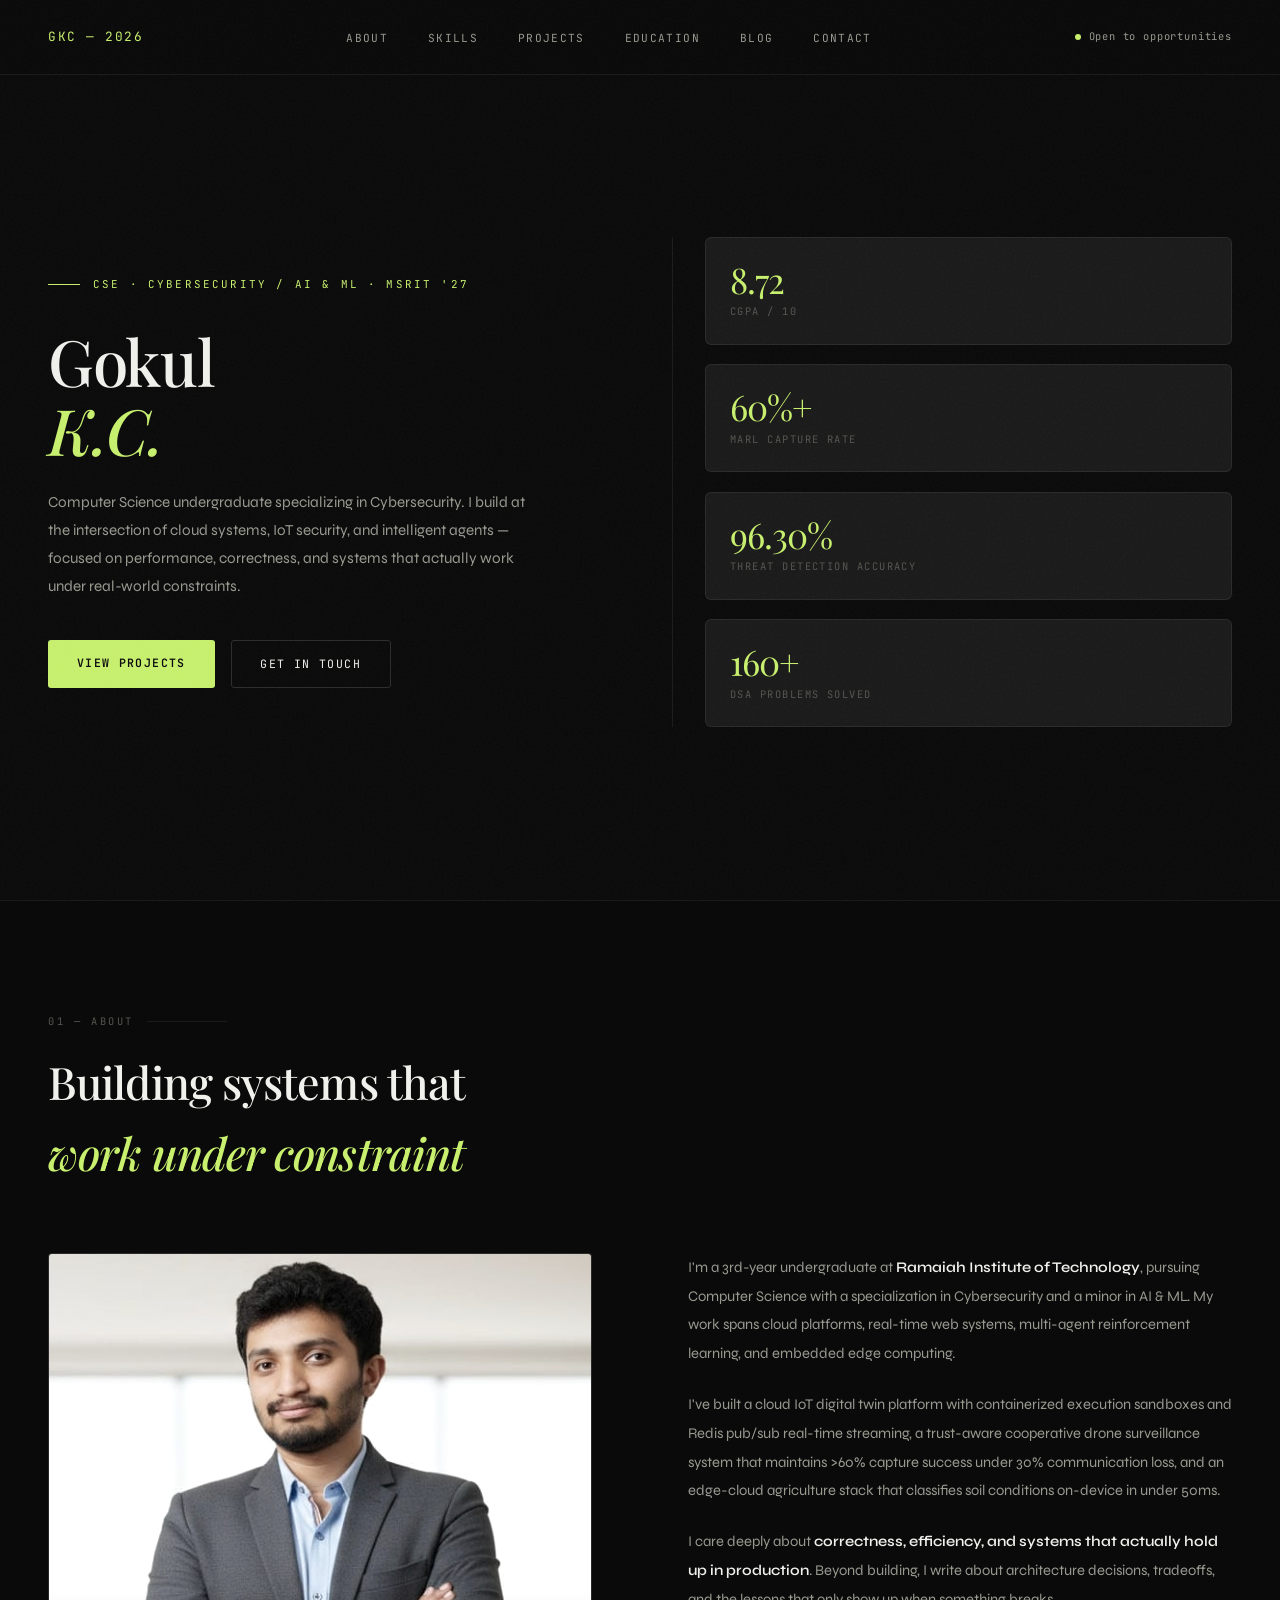
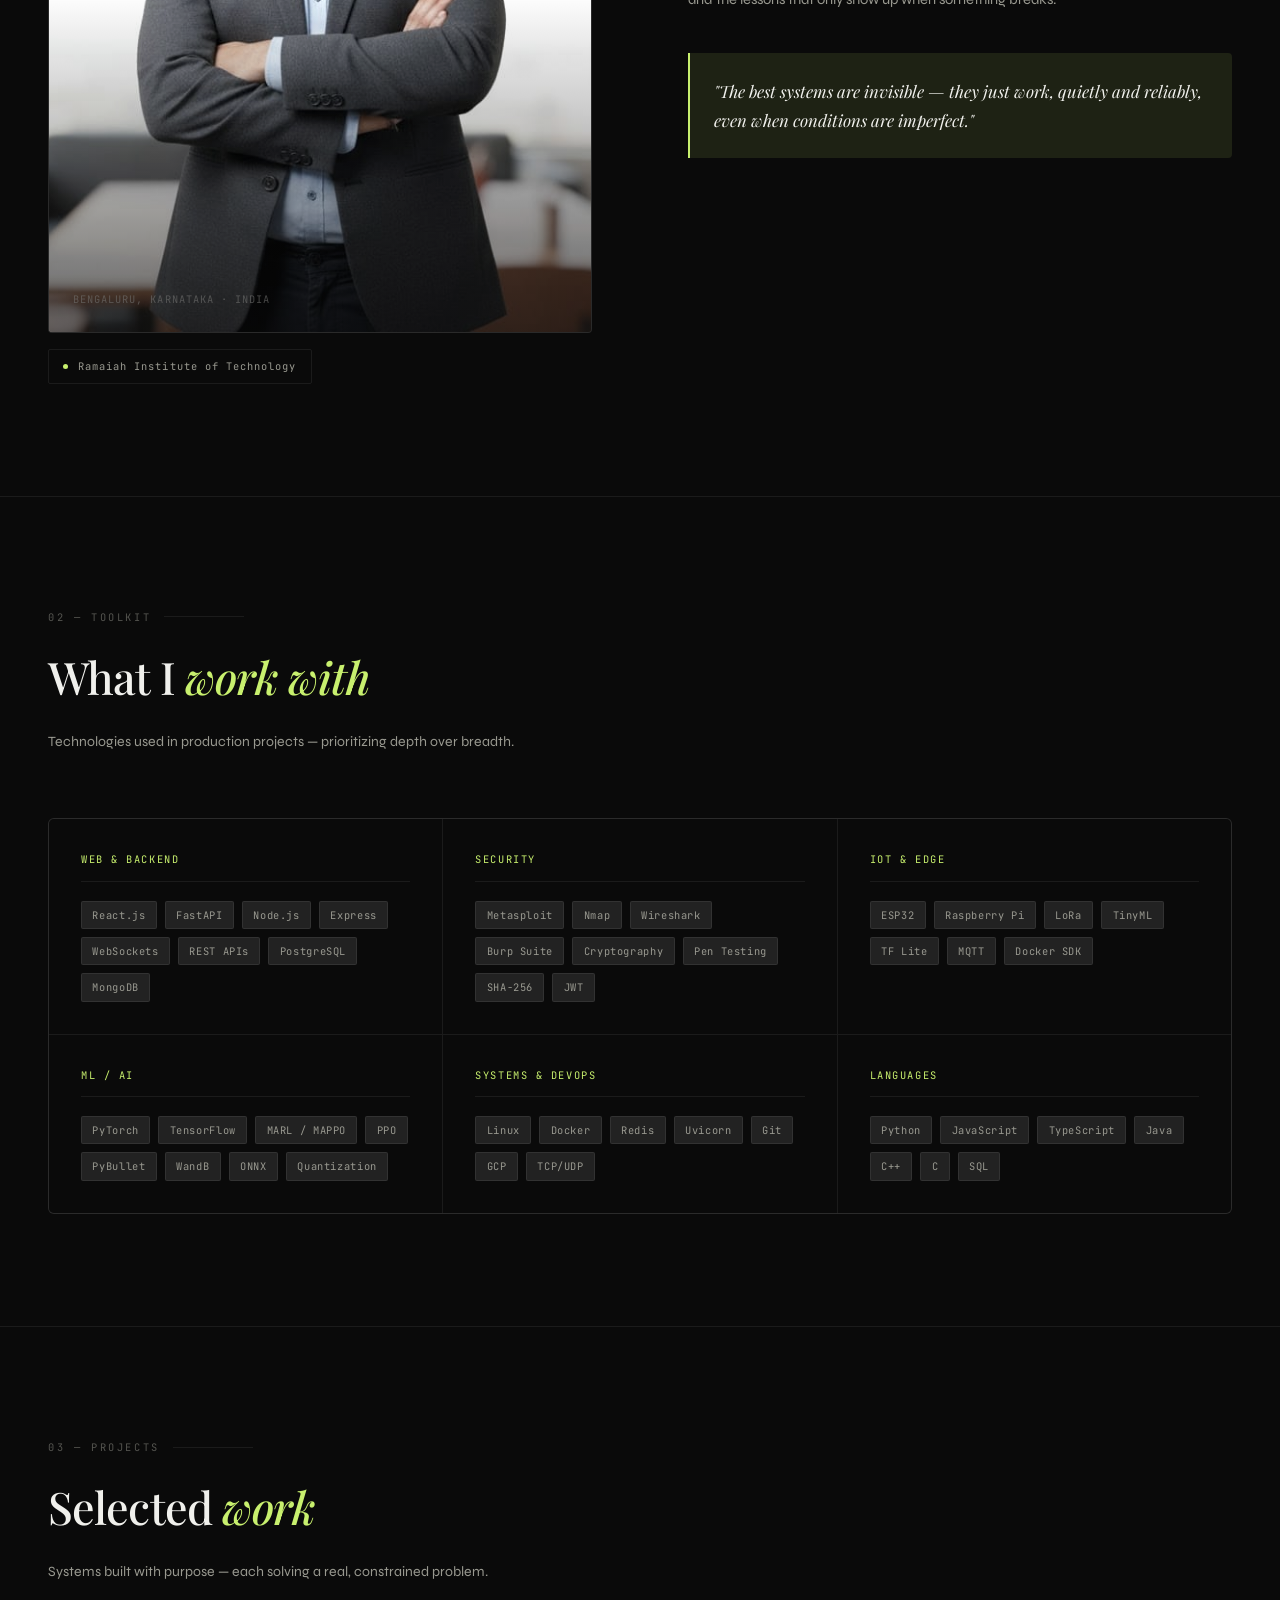
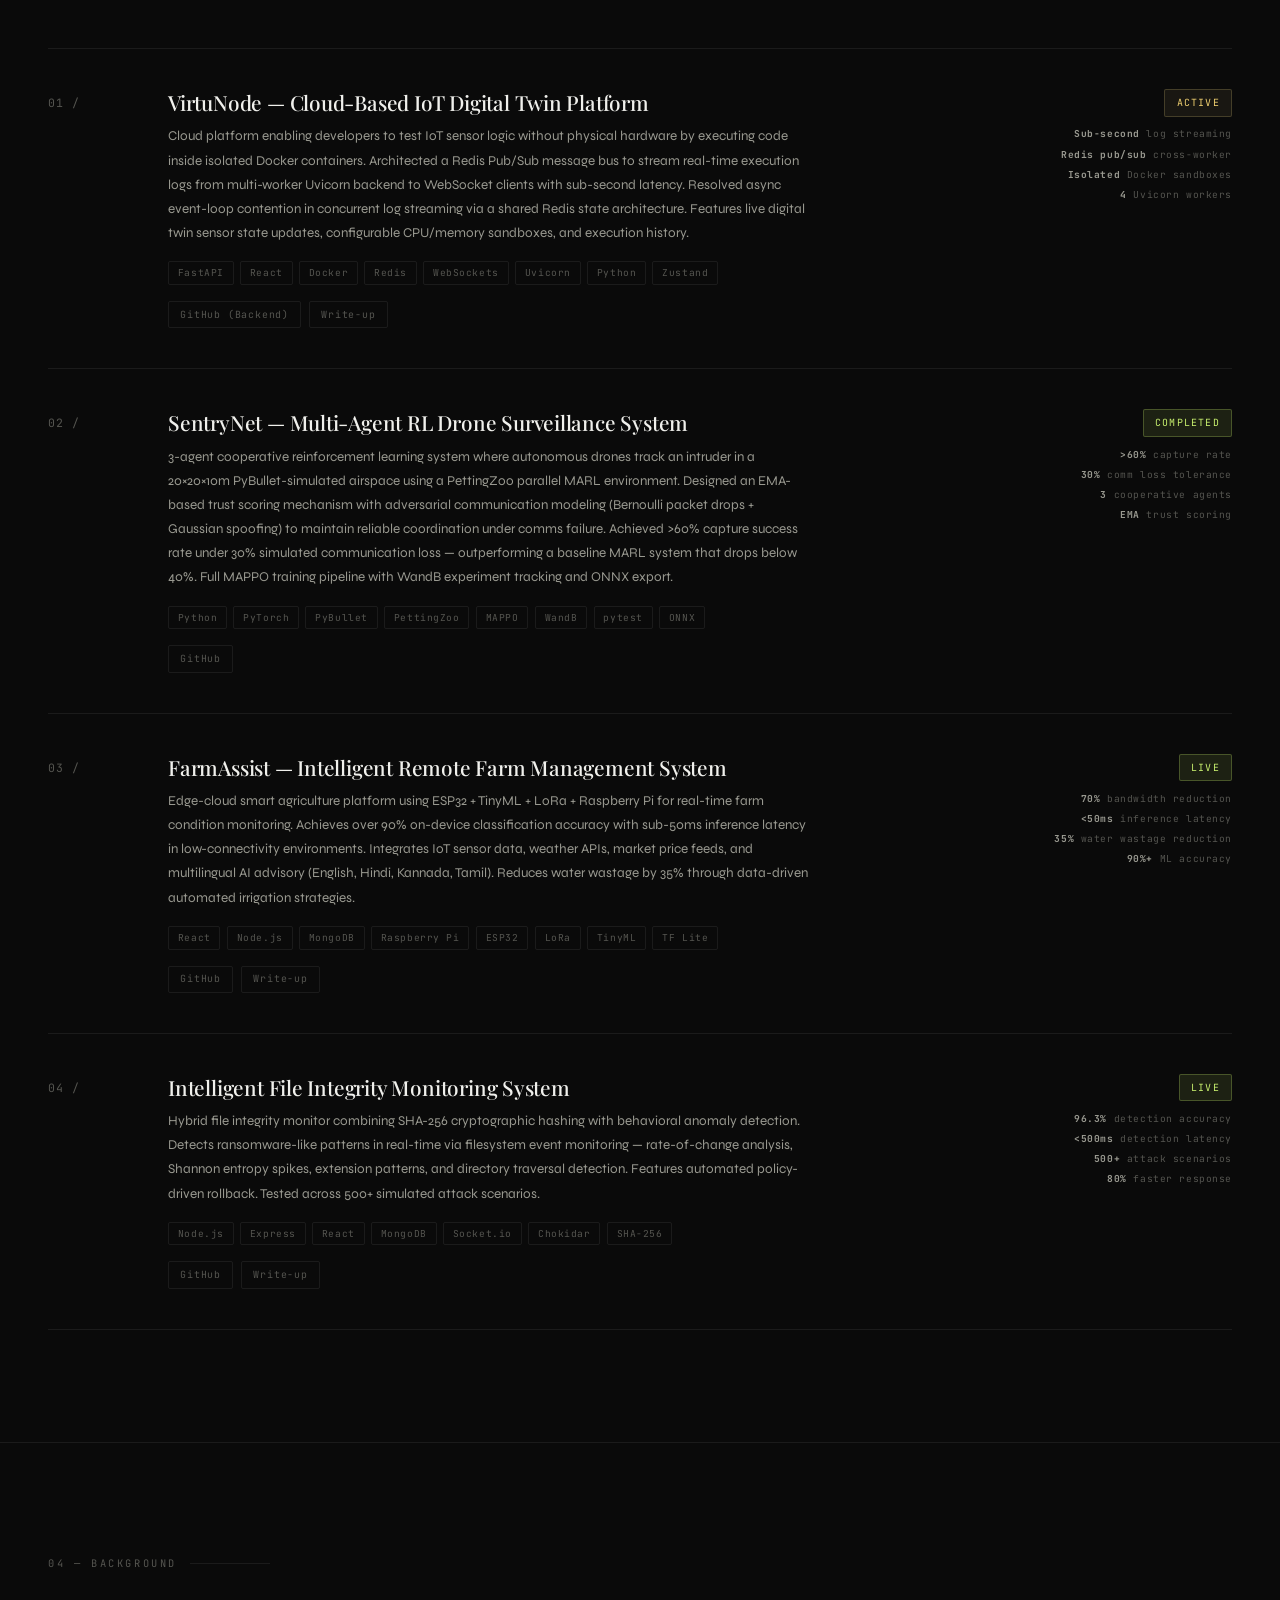
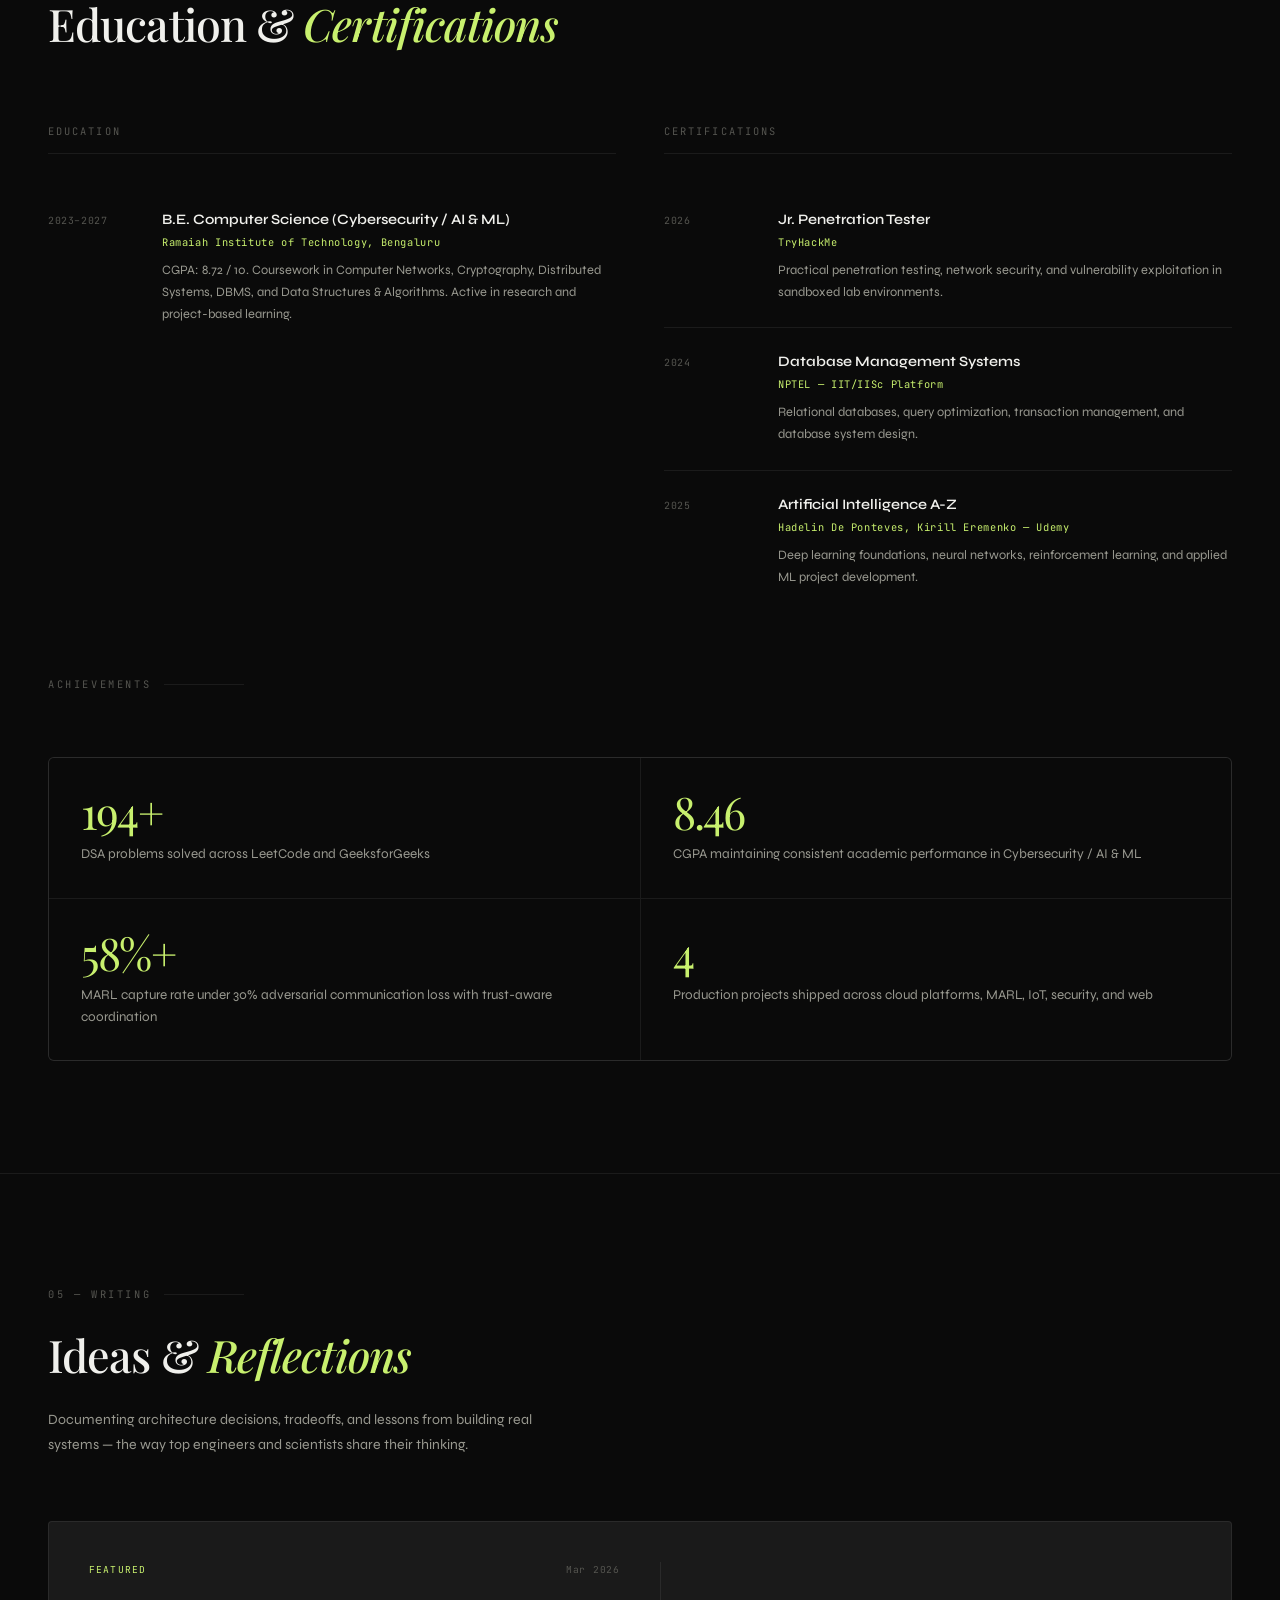
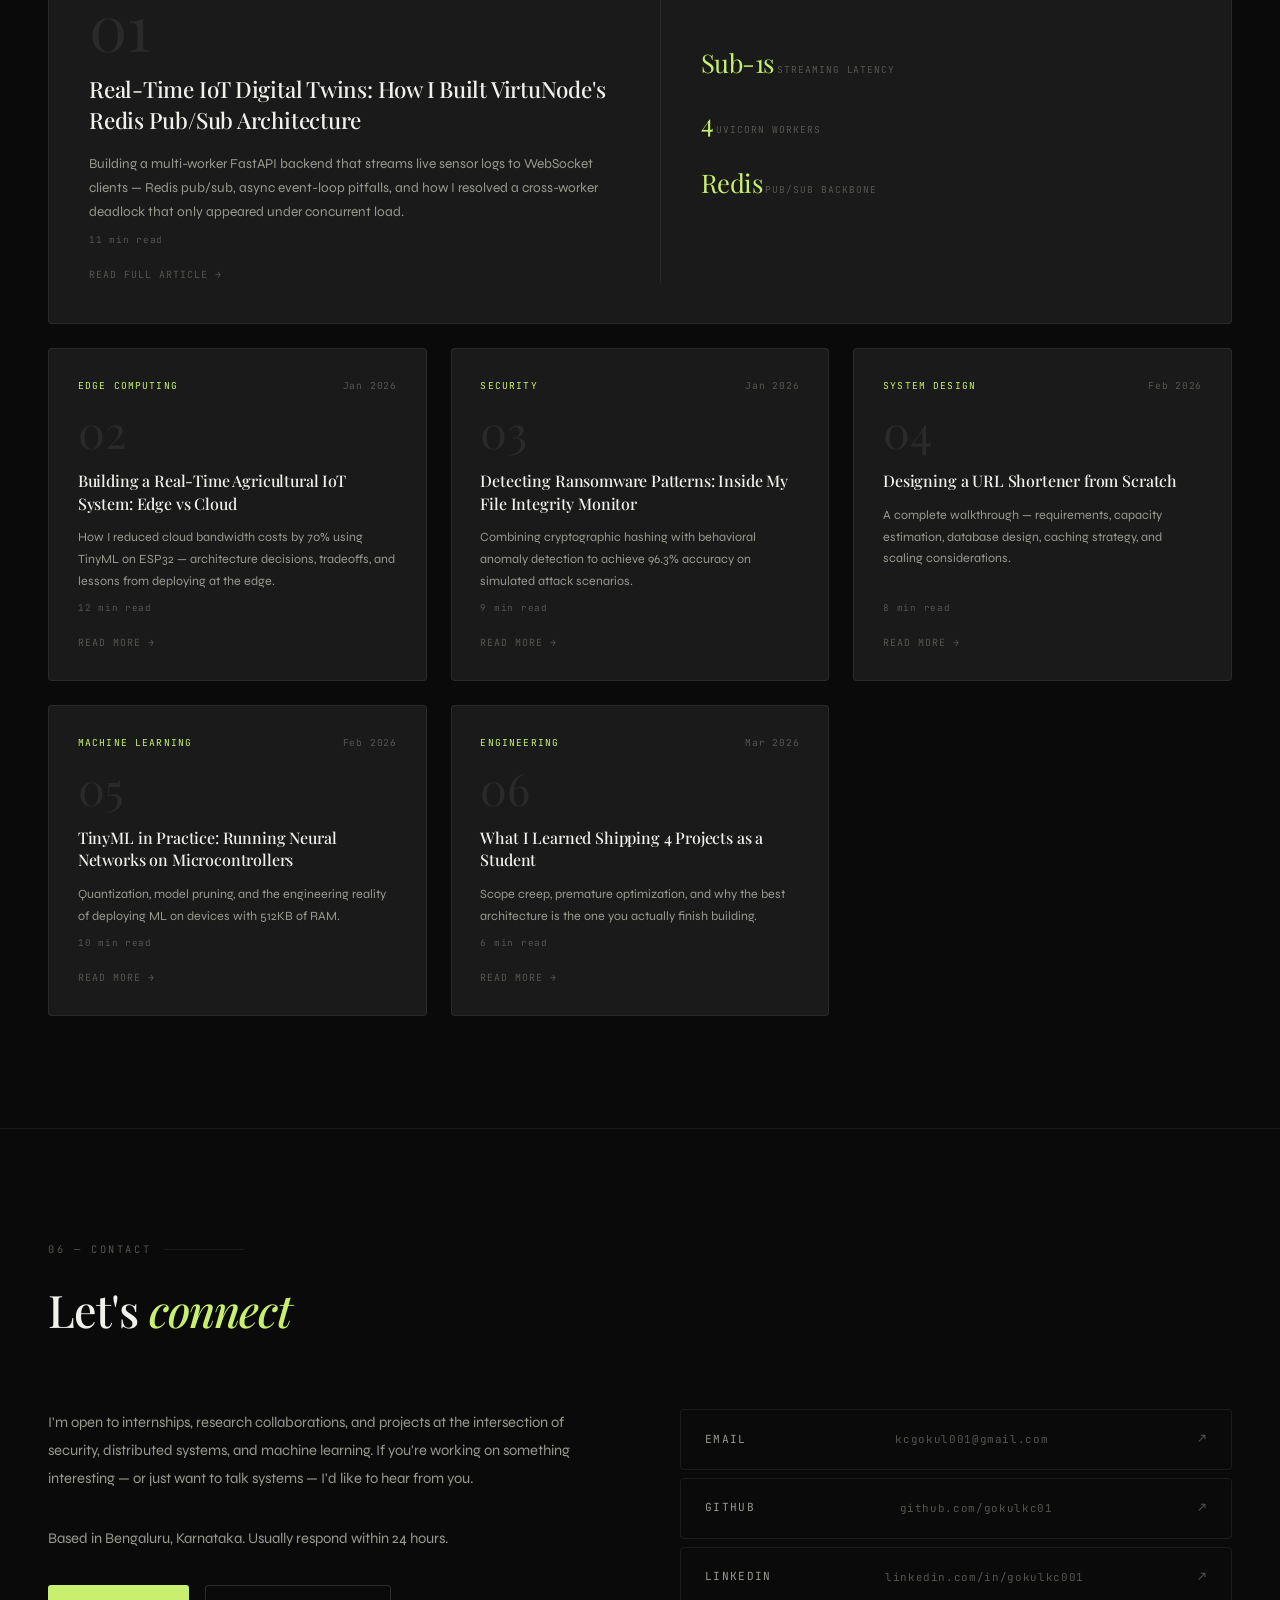
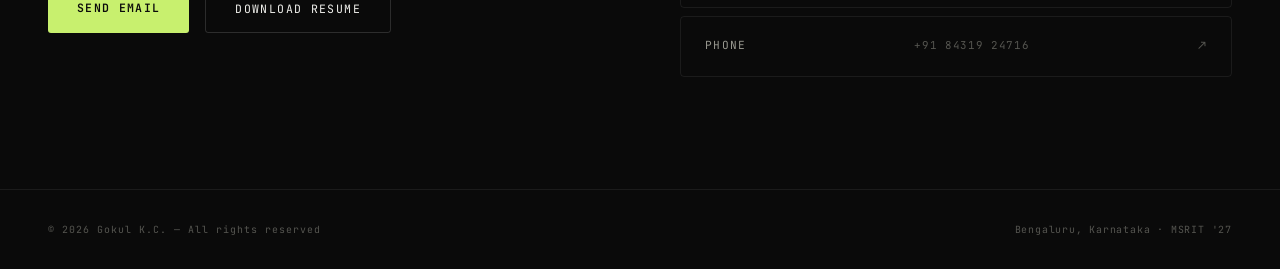
<file: index.html>
<!DOCTYPE html>
<html lang="en">

<head>
  <meta charset="UTF-8" />
  <meta name="viewport" content="width=device-width, initial-scale=1.0" />
  <title>Gokul K.C — CSE (Cybersecurity) @ MSRIT</title>
  <link rel="preconnect" href="https://fonts.googleapis.com">
  <link rel="preconnect" href="https://fonts.gstatic.com" crossorigin>
  <link
    href="https://fonts.googleapis.com/css2?family=Playfair+Display:ital,wght@0,400;0,500;0,600;1,400&family=Syne:wght@400;500;600;700;800&family=JetBrains+Mono:wght@300;400;500&display=swap"
    rel="stylesheet">

  <style>
    :root {
      --bg: #0a0a0a;
      --bg2: #111111;
      --bg3: #161616;
      --surface: #1a1a1a;
      --surface2: #222222;
      --border: rgba(255, 255, 255, 0.07);
      --border-strong: rgba(255, 255, 255, 0.14);
      --accent: #c8f06e;
      --accent2: #a8d44a;
      --accent-dim: rgba(200, 240, 110, 0.1);
      --accent-glow: rgba(200, 240, 110, 0.15);
      --text: #f0f0ec;
      --text2: #999990;
      --text3: #555550;
      --mono: 'JetBrains Mono', 'Courier New', monospace;
      --serif: 'Playfair Display', Georgia, serif;
      --sans: 'Syne', 'Segoe UI', sans-serif;
    }

    *,
    *::before,
    *::after {
      box-sizing: border-box;
      margin: 0;
      padding: 0;
    }

    html {
      scroll-behavior: smooth;
    }

    body {
      font-family: var(--sans);
      background: var(--bg);
      color: var(--text);
      overflow-x: hidden;
      line-height: 1.6;
    }

    ::selection {
      background: var(--accent);
      color: #0a0a0a;
    }

    ::-webkit-scrollbar {
      width: 3px;
    }

    ::-webkit-scrollbar-track {
      background: var(--bg);
    }

    ::-webkit-scrollbar-thumb {
      background: var(--accent2);
      border-radius: 2px;
    }

    /* ─── NOISE OVERLAY ─── */
    body::before {
      content: '';
      position: fixed;
      inset: 0;
      background-image: url("data:image/svg+xml,%3Csvg viewBox='0 0 512 512' xmlns='http://www.w3.org/2000/svg'%3E%3Cfilter id='n'%3E%3CfeTurbulence type='fractalNoise' baseFrequency='0.75' numOctaves='4' stitchTiles='stitch'/%3E%3C/filter%3E%3Crect width='100%25' height='100%25' filter='url(%23n)' opacity='0.03'/%3E%3C/svg%3E");
      pointer-events: none;
      z-index: 999;
    }

    /* ─── NAV ─── */
    nav {
      position: fixed;
      top: 0;
      width: 100%;
      z-index: 100;
      display: flex;
      align-items: center;
      justify-content: space-between;
      padding: 1.5rem 3rem;
      background: rgba(10, 10, 10, 0.85);
      backdrop-filter: blur(24px);
      border-bottom: 1px solid var(--border);
      transition: padding .4s;
    }

    nav.scrolled {
      padding: 1rem 3rem;
    }

    .nav-logo {
      font-family: var(--mono);
      font-size: .8rem;
      font-weight: 400;
      color: var(--accent);
      text-decoration: none;
      letter-spacing: .12em;
      text-transform: uppercase;
    }

    .nav-links {
      display: flex;
      gap: 2.5rem;
      list-style: none;
    }

    .nav-links a {
      font-family: var(--mono);
      font-size: .7rem;
      color: var(--text2);
      text-decoration: none;
      letter-spacing: .12em;
      text-transform: uppercase;
      transition: color .3s;
    }

    .nav-links a:hover {
      color: var(--accent);
    }

    .nav-right {
      display: flex;
      align-items: center;
      gap: 1.5rem;
    }

    .nav-status {
      display: flex;
      align-items: center;
      gap: .5rem;
      font-family: var(--mono);
      font-size: .65rem;
      color: var(--text2);
      letter-spacing: .08em;
    }

    .nav-status .dot {
      width: 6px;
      height: 6px;
      background: var(--accent);
      border-radius: 50%;
      animation: blink 2.5s ease-in-out infinite;
    }

    @keyframes blink {
      0%, 100% { opacity: 1; }
      50% { opacity: .2; }
    }

    /* ─── HERO ─── */
    .hero {
      min-height: 100vh;
      display: grid;
      grid-template-columns: 1fr 1fr;
      align-items: center;
      padding: 8rem 3rem 4rem;
      max-width: 1300px;
      margin: 0 auto;
      gap: 4rem;
    }

    .hero-tag {
      font-family: var(--mono);
      font-size: .68rem;
      color: var(--accent);
      letter-spacing: .2em;
      text-transform: uppercase;
      margin-bottom: 2rem;
      display: flex;
      align-items: center;
      gap: .8rem;
    }

    .hero-tag::before {
      content: '';
      width: 32px;
      height: 1px;
      background: var(--accent);
    }

    .hero h1 {
      font-family: var(--serif);
      font-size: clamp(3rem, 5vw, 4.8rem);
      font-weight: 500;
      line-height: 1.08;
      letter-spacing: -.02em;
      margin-bottom: 1.5rem;
    }

    .hero h1 em {
      font-style: italic;
      color: var(--accent);
    }

    .hero-desc {
      font-size: .95rem;
      color: var(--text2);
      line-height: 1.85;
      max-width: 480px;
      margin-bottom: 2.5rem;
    }

    .hero-actions {
      display: flex;
      gap: 1rem;
      flex-wrap: wrap;
    }

    .btn {
      font-family: var(--mono);
      font-size: .72rem;
      letter-spacing: .12em;
      text-transform: uppercase;
      text-decoration: none;
      padding: .85rem 1.8rem;
      border-radius: 3px;
      transition: all .35s cubic-bezier(.16, 1, .3, 1);
      cursor: pointer;
      border: none;
      display: inline-block;
    }

    .btn-primary {
      background: var(--accent);
      color: #0a0a0a;
      font-weight: 600;
    }

    .btn-primary:hover {
      background: #fff;
      transform: translateY(-2px);
      box-shadow: 0 12px 40px rgba(200, 240, 110, .25);
    }

    .btn-ghost {
      background: transparent;
      color: var(--text);
      border: 1px solid var(--border-strong);
    }

    .btn-ghost:hover {
      border-color: var(--accent);
      color: var(--accent);
      transform: translateY(-2px);
    }

    .hero-right {
      display: flex;
      flex-direction: column;
      gap: 1.2rem;
      padding-left: 2rem;
      border-left: 1px solid var(--border);
    }

    .hero-stat {
      padding: 1.5rem;
      background: var(--surface);
      border: 1px solid var(--border);
      border-radius: 6px;
      transition: border-color .3s, transform .4s cubic-bezier(.16, 1, .3, 1);
    }

    .hero-stat:hover {
      border-color: var(--accent);
      transform: translateX(6px);
    }

    .hero-stat .num {
      font-family: var(--serif);
      font-size: 2.2rem;
      font-weight: 400;
      color: var(--accent);
      letter-spacing: -.03em;
      line-height: 1;
      margin-bottom: .4rem;
    }

    .hero-stat .lbl {
      font-family: var(--mono);
      font-size: .65rem;
      color: var(--text3);
      text-transform: uppercase;
      letter-spacing: .14em;
    }

    /* ─── DIVIDER ─── */
    .divider {
      width: 100%;
      height: 1px;
      background: var(--border);
      max-width: 1300px;
      margin: 0 auto;
    }

    /* ─── SECTIONS ─── */
    section {
      max-width: 1300px;
      margin: 0 auto;
      padding: 7rem 3rem;
    }

    .section-label {
      font-family: var(--mono);
      font-size: .65rem;
      color: var(--text3);
      letter-spacing: .25em;
      text-transform: uppercase;
      margin-bottom: 1rem;
      display: flex;
      align-items: center;
      gap: .8rem;
    }

    .section-label::after {
      content: '';
      flex: 1;
      height: 1px;
      background: var(--border);
      max-width: 80px;
    }

    .section-title {
      font-family: var(--serif);
      font-size: clamp(2rem, 3.5vw, 2.8rem);
      font-weight: 500;
      letter-spacing: -.02em;
      margin-bottom: 1rem;
    }

    .section-title em {
      font-style: italic;
      color: var(--accent);
    }

    .section-sub {
      font-size: .88rem;
      color: var(--text2);
      max-width: 520px;
      line-height: 1.8;
    }

    /* ─── ABOUT ─── */
    .about-grid {
      display: grid;
      grid-template-columns: 1fr 1fr;
      gap: 6rem;
      align-items: start;
      margin-top: 4rem;
    }

    .about-photo-col {
      position: relative;
    }

    .about-photo-frame {
      width: 100%;
      aspect-ratio: 4/5;
      background: var(--surface);
      border: 1px solid var(--border);
      border-radius: 4px;
      overflow: hidden;
      position: relative;
    }

    .about-photo-frame img {
      width: 100%;
      height: 100%;
      object-fit: cover;
      object-position: center 15%;
      filter: grayscale(20%) contrast(1.05);
      transition: filter .5s;
    }

    .about-photo-frame:hover img {
      filter: grayscale(0%) contrast(1.05);
    }

    .about-photo-frame::after {
      content: '';
      position: absolute;
      inset: 0;
      background: linear-gradient(to bottom, transparent 50%, rgba(10, 10, 10, .6));
      pointer-events: none;
    }

    .about-photo-caption {
      position: absolute;
      bottom: 1.5rem;
      left: 1.5rem;
      font-family: var(--mono);
      font-size: .65rem;
      color: rgba(240, 240, 236, .6);
      letter-spacing: .1em;
      text-transform: uppercase;
    }

    .about-meta-pill {
      margin-top: 1rem;
      display: inline-flex;
      align-items: center;
      gap: .6rem;
      font-family: var(--mono);
      font-size: .65rem;
      color: var(--text2);
      border: 1px solid var(--border);
      border-radius: 2px;
      padding: .5rem .9rem;
      letter-spacing: .1em;
    }

    .about-meta-pill span {
      width: 5px;
      height: 5px;
      background: var(--accent);
      border-radius: 50%;
    }

    .about-text-col p {
      font-size: .92rem;
      color: var(--text2);
      line-height: 1.95;
      margin-bottom: 1.4rem;
    }

    .about-text-col p strong {
      color: var(--text);
      font-weight: 600;
    }

    .about-highlight {
      margin-top: 2.5rem;
      padding: 1.5rem;
      border-left: 2px solid var(--accent);
      background: var(--accent-dim);
      border-radius: 0 4px 4px 0;
    }

    .about-highlight p {
      font-family: var(--serif);
      font-size: 1.05rem;
      font-style: italic;
      color: var(--text);
      line-height: 1.7;
      margin: 0;
    }

    /* ─── SKILLS ─── */
    .skills-layout {
      margin-top: 4rem;
      display: grid;
      grid-template-columns: repeat(3, 1fr);
      gap: 1px;
      background: var(--border);
      border: 1px solid var(--border);
      border-radius: 6px;
      overflow: hidden;
    }

    .skill-cell {
      background: var(--bg);
      padding: 2rem;
      transition: background .3s;
    }

    .skill-cell:hover {
      background: var(--surface);
    }

    .skill-cell-label {
      font-family: var(--mono);
      font-size: .65rem;
      color: var(--accent);
      letter-spacing: .15em;
      text-transform: uppercase;
      margin-bottom: 1.2rem;
      padding-bottom: .8rem;
      border-bottom: 1px solid var(--border);
    }

    .skill-list {
      display: flex;
      flex-wrap: wrap;
      gap: .5rem;
    }

    .s-tag {
      font-family: var(--mono);
      font-size: .65rem;
      color: var(--text2);
      background: var(--surface2);
      border: 1px solid var(--border);
      border-radius: 2px;
      padding: .3rem .65rem;
      letter-spacing: .06em;
      transition: all .25s;
    }

    .s-tag:hover {
      color: var(--accent);
      border-color: rgba(200, 240, 110, .3);
      background: var(--accent-dim);
    }

    /* ─── PROJECTS ─── */
    .projects-list {
      margin-top: 4rem;
      display: flex;
      flex-direction: column;
      gap: 0;
    }

    .project-row {
      display: grid;
      grid-template-columns: 80px 1fr auto;
      align-items: start;
      gap: 2.5rem;
      padding: 2.5rem 0;
      border-bottom: 1px solid var(--border);
      transition: background .3s;
      cursor: default;
    }

    .project-row:first-child {
      border-top: 1px solid var(--border);
    }

    .project-row:hover {
      background: var(--surface);
      padding-left: 1.5rem;
      padding-right: 1.5rem;
      margin: 0 -1.5rem;
      border-radius: 4px;
    }

    .project-idx {
      font-family: var(--mono);
      font-size: .72rem;
      color: var(--text3);
      padding-top: .3rem;
      letter-spacing: .08em;
    }

    .project-name {
      font-family: var(--serif);
      font-size: 1.3rem;
      font-weight: 500;
      color: var(--text);
      margin-bottom: .5rem;
      letter-spacing: -.01em;
      line-height: 1.3;
    }

    .project-desc {
      font-size: .84rem;
      color: var(--text2);
      line-height: 1.8;
      margin-bottom: 1rem;
      max-width: 640px;
    }

    .project-pills {
      display: flex;
      flex-wrap: wrap;
      gap: .4rem;
    }

    .project-pills .p-tag {
      font-family: var(--mono);
      font-size: .6rem;
      color: var(--text3);
      border: 1px solid var(--border);
      border-radius: 2px;
      padding: .2rem .55rem;
      letter-spacing: .06em;
    }

    .project-meta {
      display: flex;
      flex-direction: column;
      align-items: flex-end;
      gap: .6rem;
      min-width: 120px;
    }

    .p-status {
      font-family: var(--mono);
      font-size: .62rem;
      letter-spacing: .12em;
      text-transform: uppercase;
      padding: .3rem .7rem;
      border-radius: 2px;
      border: 1px solid rgba(200, 240, 110, .25);
      color: var(--accent);
      background: var(--accent-dim);
    }

    .p-status.in-progress {
      border-color: rgba(200, 180, 110, .25);
      color: #f0d070;
      background: rgba(200, 180, 110, 0.08);
    }

    .p-metrics {
      display: flex;
      flex-direction: column;
      gap: .3rem;
      text-align: right;
    }

    .p-metric {
      font-family: var(--mono);
      font-size: .6rem;
      color: var(--text3);
      letter-spacing: .06em;
    }

    .p-metric strong {
      color: var(--text2);
    }

    .project-links-row {
      display: flex;
      gap: .5rem;
      margin-top: 1rem;
    }

    .p-link {
      font-family: var(--mono);
      font-size: .62rem;
      color: var(--text3);
      border: 1px solid var(--border);
      padding: .3rem .7rem;
      border-radius: 2px;
      text-decoration: none;
      letter-spacing: .08em;
      transition: all .25s;
    }

    .p-link:hover {
      color: var(--accent);
      border-color: rgba(200, 240, 110, .3);
    }

    /* ─── EXPERIENCE / EDUCATION ─── */
    .edu-grid {
      margin-top: 4rem;
      display: grid;
      grid-template-columns: 1fr 1fr;
      gap: 3rem;
    }

    .edu-block-title {
      font-family: var(--mono);
      font-size: .65rem;
      color: var(--text3);
      letter-spacing: .2em;
      text-transform: uppercase;
      margin-bottom: 2rem;
      padding-bottom: .8rem;
      border-bottom: 1px solid var(--border);
    }

    .timeline {
      display: flex;
      flex-direction: column;
      gap: 0;
    }

    .tl-item {
      display: grid;
      grid-template-columns: 90px 1fr;
      gap: 1.5rem;
      padding: 1.5rem 0;
      border-bottom: 1px solid var(--border);
    }

    .tl-item:last-child {
      border-bottom: none;
    }

    .tl-date {
      font-family: var(--mono);
      font-size: .62rem;
      color: var(--text3);
      letter-spacing: .06em;
      padding-top: .2rem;
    }

    .tl-title {
      font-size: .9rem;
      font-weight: 600;
      color: var(--text);
      margin-bottom: .25rem;
      line-height: 1.4;
    }

    .tl-place {
      font-family: var(--mono);
      font-size: .65rem;
      color: var(--accent);
      letter-spacing: .06em;
      margin-bottom: .5rem;
    }

    .tl-desc {
      font-size: .8rem;
      color: var(--text2);
      line-height: 1.75;
    }

    /* ─── ACHIEVEMENTS ─── */
    .achievements-grid {
      margin-top: 4rem;
      display: grid;
      grid-template-columns: repeat(2, 1fr);
      gap: 1px;
      background: var(--border);
      border: 1px solid var(--border);
      border-radius: 6px;
      overflow: hidden;
    }

    .ach-cell {
      background: var(--bg);
      padding: 2rem;
      transition: background .3s;
    }

    .ach-cell:hover {
      background: var(--surface);
    }

    .ach-num {
      font-family: var(--serif);
      font-size: 2.8rem;
      font-weight: 400;
      color: var(--accent);
      letter-spacing: -.04em;
      line-height: 1;
      margin-bottom: .6rem;
    }

    .ach-label {
      font-size: .84rem;
      color: var(--text2);
      line-height: 1.6;
    }

    /* ─── CONTACT ─── */
    .contact-layout {
      margin-top: 4rem;
      display: grid;
      grid-template-columns: 1fr 1fr;
      gap: 5rem;
      align-items: start;
    }

    .contact-left p {
      font-size: .92rem;
      color: var(--text2);
      line-height: 1.9;
      margin-bottom: 2rem;
    }

    .contact-cta {
      display: flex;
      gap: 1rem;
    }

    .contact-right {
      display: flex;
      flex-direction: column;
      gap: .5rem;
    }

    .contact-item {
      display: flex;
      align-items: center;
      justify-content: space-between;
      padding: 1.2rem 1.5rem;
      border: 1px solid var(--border);
      border-radius: 4px;
      text-decoration: none;
      transition: all .35s cubic-bezier(.16, 1, .3, 1);
    }

    .contact-item:hover {
      border-color: var(--accent);
      background: var(--accent-dim);
      transform: translateX(4px);
    }

    .contact-item-label {
      font-family: var(--mono);
      font-size: .7rem;
      color: var(--text2);
      letter-spacing: .12em;
      text-transform: uppercase;
      transition: color .3s;
    }

    .contact-item:hover .contact-item-label {
      color: var(--accent);
    }

    .contact-item-value {
      font-family: var(--mono);
      font-size: .68rem;
      color: var(--text3);
      letter-spacing: .06em;
    }

    .contact-item-arrow {
      font-size: .8rem;
      color: var(--text3);
      transition: transform .3s, color .3s;
    }

    .contact-item:hover .contact-item-arrow {
      transform: translateX(4px);
      color: var(--accent);
    }

    /* ─── FOOTER ─── */
    footer {
      border-top: 1px solid var(--border);
      padding: 2rem 3rem;
      max-width: 1300px;
      margin: 0 auto;
      display: flex;
      justify-content: space-between;
      align-items: center;
    }

    .footer-left {
      font-family: var(--mono);
      font-size: .62rem;
      color: var(--text3);
      letter-spacing: .1em;
    }

    .footer-right {
      font-family: var(--mono);
      font-size: .62rem;
      color: var(--text3);
      letter-spacing: .08em;
    }

    /* ─── REVEAL ANIMATIONS ─── */
    .reveal {
      opacity: 0;
      transform: translateY(40px);
      transition: opacity .9s cubic-bezier(.16, 1, .3, 1), transform .9s cubic-bezier(.16, 1, .3, 1);
    }

    .reveal.visible {
      opacity: 1;
      transform: none;
    }

    .reveal-left {
      opacity: 0;
      transform: translateX(-30px);
      transition: opacity .9s cubic-bezier(.16, 1, .3, 1), transform .9s cubic-bezier(.16, 1, .3, 1);
    }

    .reveal-left.visible {
      opacity: 1;
      transform: none;
    }

    .reveal:nth-child(2) { transition-delay: .1s; }
    .reveal:nth-child(3) { transition-delay: .2s; }
    .reveal:nth-child(4) { transition-delay: .3s; }
    .reveal:nth-child(5) { transition-delay: .4s; }

    /* ─── HERO ENTRANCE ─── */
    .hero-tag { animation: fadeUp .8s cubic-bezier(.16, 1, .3, 1) .3s both; }
    .hero h1 { animation: fadeUp .9s cubic-bezier(.16, 1, .3, 1) .5s both; }
    .hero-desc { animation: fadeUp .9s cubic-bezier(.16, 1, .3, 1) .65s both; }
    .hero-actions { animation: fadeUp .9s cubic-bezier(.16, 1, .3, 1) .8s both; }
    .hero-right { animation: fadeUp .9s cubic-bezier(.16, 1, .3, 1) .5s both; }

    @keyframes fadeUp {
      from { opacity: 0; transform: translateY(30px); }
      to { opacity: 1; transform: none; }
    }

    /* ─── BLOG ─── */
    .blog-grid {
      margin-top: 4rem;
      display: grid;
      grid-template-columns: repeat(3, 1fr);
      gap: 1.5rem;
    }

    .blog-card {
      background: var(--surface);
      border: 1px solid var(--border);
      border-radius: 4px;
      padding: 1.8rem;
      text-decoration: none;
      color: inherit;
      display: flex;
      flex-direction: column;
      transition: border-color .35s, transform .4s cubic-bezier(.16, 1, .3, 1);
    }

    .blog-card:hover {
      border-color: var(--accent);
      transform: translateY(-6px);
    }

    .blog-meta {
      display: flex;
      justify-content: space-between;
      margin-bottom: 1rem;
    }

    .blog-tag-label {
      font-family: var(--mono);
      font-size: .6rem;
      color: var(--accent);
      letter-spacing: .12em;
      text-transform: uppercase;
    }

    .blog-date-label {
      font-family: var(--mono);
      font-size: .6rem;
      color: var(--text3);
      letter-spacing: .08em;
    }

    .blog-title {
      font-family: var(--serif);
      font-size: 1rem;
      font-weight: 500;
      color: var(--text);
      margin-bottom: .7rem;
      line-height: 1.4;
      letter-spacing: -.01em;
    }

    .blog-excerpt {
      font-size: .78rem;
      color: var(--text2);
      line-height: 1.75;
      flex: 1;
    }

    .blog-read-more {
      font-family: var(--mono);
      font-size: .62rem;
      color: var(--text3);
      letter-spacing: .1em;
      margin-top: 1.2rem;
      text-transform: uppercase;
      transition: color .3s;
    }

    .blog-card:hover .blog-read-more {
      color: var(--accent);
    }

    .blog-card-number {
      font-family: var(--serif);
      font-size: 2.8rem;
      font-weight: 400;
      color: var(--border);
      line-height: 1;
      margin-bottom: 1rem;
      transition: color .3s;
    }

    .blog-card:hover .blog-card-number {
      color: var(--accent-dim);
    }

    .blog-reading-time {
      font-family: var(--mono);
      font-size: .58rem;
      color: var(--text3);
      letter-spacing: .08em;
      margin-top: .6rem;
    }

    .blog-featured {
      grid-column: 1 / -1;
      display: grid;
      grid-template-columns: 1fr 1fr;
      gap: 2.5rem;
      background: var(--surface);
      border: 1px solid var(--border);
      border-radius: 4px;
      padding: 2.5rem;
      text-decoration: none;
      color: inherit;
      transition: border-color .35s, transform .4s cubic-bezier(.16, 1, .3, 1);
    }

    .blog-featured:hover {
      border-color: var(--accent);
      transform: translateY(-4px);
    }

    .blog-featured-left {
      display: flex;
      flex-direction: column;
      justify-content: center;
    }

    .blog-featured .blog-card-number { font-size: 4rem; }
    .blog-featured .blog-title { font-size: 1.4rem; margin-bottom: 1rem; }
    .blog-featured .blog-excerpt { font-size: .85rem; max-width: 520px; }

    .blog-featured-right {
      display: flex;
      flex-direction: column;
      justify-content: center;
      gap: 1.2rem;
      border-left: 1px solid var(--border);
      padding-left: 2.5rem;
    }

    .blog-featured-stat .stat-val {
      font-family: var(--serif);
      font-size: 1.6rem;
      color: var(--accent);
      letter-spacing: -.02em;
    }

    .blog-featured-stat .stat-lbl {
      font-family: var(--mono);
      font-size: .6rem;
      color: var(--text3);
      letter-spacing: .1em;
      text-transform: uppercase;
    }

    .blog-section-header {
      display: flex;
      justify-content: space-between;
      align-items: flex-end;
    }

    /* ─── MOBILE ─── */
    @media (max-width: 900px) {
      nav { padding: 1rem 1.5rem; }
      nav.scrolled { padding: .8rem 1.5rem; }
      .nav-links { display: none; }

      .hero {
        grid-template-columns: 1fr;
        padding: 7rem 1.5rem 3rem;
        gap: 3rem;
      }

      .hero-right {
        padding-left: 0;
        border-left: none;
        border-top: 1px solid var(--border);
        padding-top: 2rem;
        display: grid;
        grid-template-columns: repeat(2, 1fr);
      }

      section { padding: 4rem 1.5rem; }

      .about-grid,
      .contact-layout,
      .edu-grid { grid-template-columns: 1fr; gap: 3rem; }

      .skills-layout { grid-template-columns: 1fr; }
      .blog-grid { grid-template-columns: 1fr; }

      .blog-featured {
        grid-template-columns: 1fr;
      }

      .blog-featured-right {
        border-left: none;
        padding-left: 0;
        border-top: 1px solid var(--border);
        padding-top: 1.5rem;
        flex-direction: row;
        flex-wrap: wrap;
        gap: 1.5rem;
      }

      .achievements-grid { grid-template-columns: 1fr; }

      .project-row {
        grid-template-columns: 50px 1fr;
        gap: 1rem;
      }

      .project-meta { display: none; }

      footer { flex-direction: column; gap: .5rem; text-align: center; }
    }
  </style>
</head>

<body>

  <!-- NAV -->
  <nav id="nav">
    <a href="#" class="nav-logo">GKC — 2026</a>
    <ul class="nav-links">
      <li><a href="#about">About</a></li>
      <li><a href="#skills">Skills</a></li>
      <li><a href="#projects">Projects</a></li>
      <li><a href="#experience">Education</a></li>
      <li><a href="#blog">Blog</a></li>
      <li><a href="#contact">Contact</a></li>
    </ul>
    <div class="nav-right">
      <div class="nav-status"><span class="dot"></span>Open to opportunities</div>
    </div>
  </nav>

  <!-- HERO -->
  <div class="hero">
    <div class="hero-left">
      <div class="hero-tag">CSE · Cybersecurity / AI & ML · MSRIT '27</div>
      <h1>Gokul<br><em>K.C.</em></h1>
      <p class="hero-desc">
        Computer Science undergraduate specializing in Cybersecurity. I build at the intersection of cloud systems, IoT security, and intelligent agents — focused on performance, correctness, and systems that actually work under real-world constraints.
      </p>
      <div class="hero-actions">
        <a href="#projects" class="btn btn-primary">View Projects</a>
        <a href="mailto:kcgokul001@gmail.com" class="btn btn-ghost">Get in Touch</a>
      </div>
    </div>
    <div class="hero-right">
      <div class="hero-stat">
        <div class="num">8.72</div>
        <div class="lbl">CGPA / 10</div>
      </div>
      <div class="hero-stat">
        <div class="num">60%+</div>
        <div class="lbl">MARL Capture Rate</div>
      </div>
      <div class="hero-stat">
        <div class="num">96.3%</div>
        <div class="lbl">Threat Detection Accuracy</div>
      </div>
      <div class="hero-stat">
        <div class="num">160+</div>
        <div class="lbl">DSA Problems Solved</div>
      </div>
    </div>
  </div>

  <div class="divider"></div>

  <!-- ABOUT -->
  <section id="about">
    <div class="section-label reveal">01 — About</div>
    <h2 class="section-title reveal">Building systems that<br><em>work under constraint</em></h2>

    <div class="about-grid">
      <div class="about-photo-col reveal-left">
        <div class="about-photo-frame">
          <img src="assets/profile.jpeg" alt="Gokul K.C." />
          <div class="about-photo-caption">Bengaluru, Karnataka · India</div>
        </div>
        <div class="about-meta-pill">
          <span></span>
          Ramaiah Institute of Technology
        </div>
      </div>

      <div class="about-text-col reveal">
        <p>
          I'm a 3rd-year undergraduate at <strong>Ramaiah Institute of Technology</strong>, pursuing Computer Science
          with a specialization in Cybersecurity and a minor in AI & ML. My work spans cloud platforms, real-time
          web systems, multi-agent reinforcement learning, and embedded edge computing.
        </p>
        <p>
          I've built a cloud IoT digital twin platform with containerized execution sandboxes and Redis pub/sub
          real-time streaming, a trust-aware cooperative drone surveillance system that maintains >60% capture
          success under 30% communication loss, and an edge-cloud agriculture stack that classifies soil conditions
          on-device in under 50ms.
        </p>
        <p>
          I care deeply about <strong>correctness, efficiency, and systems that actually hold up in production</strong>.
          Beyond building, I write about architecture decisions, tradeoffs, and the lessons that only show up when
          something breaks.
        </p>
        <div class="about-highlight">
          <p>"The best systems are invisible — they just work, quietly and reliably, even when conditions are imperfect."</p>
        </div>
      </div>
    </div>
  </section>

  <div class="divider"></div>

  <!-- SKILLS -->
  <section id="skills">
    <div class="section-label reveal">02 — Toolkit</div>
    <h2 class="section-title reveal">What I <em>work with</em></h2>
    <p class="section-sub reveal">Technologies used in production projects — prioritizing depth over breadth.</p>

    <div class="skills-layout reveal">
      <div class="skill-cell">
        <div class="skill-cell-label">Web & Backend</div>
        <div class="skill-list">
          <span class="s-tag">React.js</span>
          <span class="s-tag">FastAPI</span>
          <span class="s-tag">Node.js</span>
          <span class="s-tag">Express</span>
          <span class="s-tag">WebSockets</span>
          <span class="s-tag">REST APIs</span>
          <span class="s-tag">PostgreSQL</span>
          <span class="s-tag">MongoDB</span>
        </div>
      </div>
      <div class="skill-cell">
        <div class="skill-cell-label">Security</div>
        <div class="skill-list">
          <span class="s-tag">Metasploit</span>
          <span class="s-tag">Nmap</span>
          <span class="s-tag">Wireshark</span>
          <span class="s-tag">Burp Suite</span>
          <span class="s-tag">Cryptography</span>
          <span class="s-tag">Pen Testing</span>
          <span class="s-tag">SHA-256</span>
          <span class="s-tag">JWT</span>
        </div>
      </div>
      <div class="skill-cell">
        <div class="skill-cell-label">IoT & Edge</div>
        <div class="skill-list">
          <span class="s-tag">ESP32</span>
          <span class="s-tag">Raspberry Pi</span>
          <span class="s-tag">LoRa</span>
          <span class="s-tag">TinyML</span>
          <span class="s-tag">TF Lite</span>
          <span class="s-tag">MQTT</span>
          <span class="s-tag">Docker SDK</span>
        </div>
      </div>
      <div class="skill-cell">
        <div class="skill-cell-label">ML / AI</div>
        <div class="skill-list">
          <span class="s-tag">PyTorch</span>
          <span class="s-tag">TensorFlow</span>
          <span class="s-tag">MARL / MAPPO</span>
          <span class="s-tag">PPO</span>
          <span class="s-tag">PyBullet</span>
          <span class="s-tag">WandB</span>
          <span class="s-tag">ONNX</span>
          <span class="s-tag">Quantization</span>
        </div>
      </div>
      <div class="skill-cell">
        <div class="skill-cell-label">Systems & DevOps</div>
        <div class="skill-list">
          <span class="s-tag">Linux</span>
          <span class="s-tag">Docker</span>
          <span class="s-tag">Redis</span>
          <span class="s-tag">Uvicorn</span>
          <span class="s-tag">Git</span>
          <span class="s-tag">GCP</span>
          <span class="s-tag">TCP/UDP</span>
        </div>
      </div>
      <div class="skill-cell">
        <div class="skill-cell-label">Languages</div>
        <div class="skill-list">
          <span class="s-tag">Python</span>
          <span class="s-tag">JavaScript</span>
          <span class="s-tag">TypeScript</span>
          <span class="s-tag">Java</span>
          <span class="s-tag">C++</span>
          <span class="s-tag">C</span>
          <span class="s-tag">SQL</span>
        </div>
      </div>
    </div>
  </section>

  <div class="divider"></div>

  <!-- PROJECTS -->
  <section id="projects">
    <div class="section-label reveal">03 — Projects</div>
    <h2 class="section-title reveal">Selected <em>work</em></h2>
    <p class="section-sub reveal">Systems built with purpose — each solving a real, constrained problem.</p>

    <div class="projects-list">

      <!-- VirtuNode -->
      <div class="project-row reveal">
        <div class="project-idx">01 /</div>
        <div class="project-main">
          <div class="project-name">VirtuNode — Cloud-Based IoT Digital Twin Platform</div>
          <p class="project-desc">
            Cloud platform enabling developers to test IoT sensor logic without physical hardware by executing code inside
            isolated Docker containers. Architected a Redis Pub/Sub message bus to stream real-time execution logs
            from multi-worker Uvicorn backend to WebSocket clients with sub-second latency. Resolved async event-loop
            contention in concurrent log streaming via a shared Redis state architecture. Features live digital twin
            sensor state updates, configurable CPU/memory sandboxes, and execution history.
          </p>
          <div class="project-pills">
            <span class="p-tag">FastAPI</span>
            <span class="p-tag">React</span>
            <span class="p-tag">Docker</span>
            <span class="p-tag">Redis</span>
            <span class="p-tag">WebSockets</span>
            <span class="p-tag">Uvicorn</span>
            <span class="p-tag">Python</span>
            <span class="p-tag">Zustand</span>
          </div>
          <div class="project-links-row">
            <a href="https://github.com/gokulkc01/virtunode-backend" target="_blank" class="p-link">GitHub (Backend)</a>
            <a href="#blog" class="p-link">Write-up</a>
          </div>
        </div>
        <div class="project-meta">
          <span class="p-status in-progress">Active</span>
          <div class="p-metrics">
            <div class="p-metric"><strong>Sub-second</strong> log streaming</div>
            <div class="p-metric"><strong>Redis pub/sub</strong> cross-worker</div>
            <div class="p-metric"><strong>Isolated</strong> Docker sandboxes</div>
            <div class="p-metric"><strong>4</strong> Uvicorn workers</div>
          </div>
        </div>
      </div>

      <!-- SentryNet -->
      <div class="project-row reveal">
        <div class="project-idx">02 /</div>
        <div class="project-main">
          <div class="project-name">SentryNet — Multi-Agent RL Drone Surveillance System</div>
          <p class="project-desc">
            3-agent cooperative reinforcement learning system where autonomous drones track an intruder in a 20×20×10m
            PyBullet-simulated airspace using a PettingZoo parallel MARL environment. Designed an EMA-based trust
            scoring mechanism with adversarial communication modeling (Bernoulli packet drops + Gaussian spoofing)
            to maintain reliable coordination under comms failure. Achieved >60% capture success rate under 30%
            simulated communication loss — outperforming a baseline MARL system that drops below 40%. Full MAPPO
            training pipeline with WandB experiment tracking and ONNX export.
          </p>
          <div class="project-pills">
            <span class="p-tag">Python</span>
            <span class="p-tag">PyTorch</span>
            <span class="p-tag">PyBullet</span>
            <span class="p-tag">PettingZoo</span>
            <span class="p-tag">MAPPO</span>
            <span class="p-tag">WandB</span>
            <span class="p-tag">pytest</span>
            <span class="p-tag">ONNX</span>
          </div>
          <div class="project-links-row">
            <a href="https://github.com/gokulkc01" target="_blank" class="p-link">GitHub</a>
          </div>
        </div>
        <div class="project-meta">
          <span class="p-status">Completed</span>
          <div class="p-metrics">
            <div class="p-metric"><strong>>60%</strong> capture rate</div>
            <div class="p-metric"><strong>30%</strong> comm loss tolerance</div>
            <div class="p-metric"><strong>3</strong> cooperative agents</div>
            <div class="p-metric"><strong>EMA</strong> trust scoring</div>
          </div>
        </div>
      </div>

      <!-- FarmAssist -->
      <div class="project-row reveal">
        <div class="project-idx">03 /</div>
        <div class="project-main">
          <div class="project-name">FarmAssist — Intelligent Remote Farm Management System</div>
          <p class="project-desc">
            Edge-cloud smart agriculture platform using ESP32 + TinyML + LoRa + Raspberry Pi for real-time farm
            condition monitoring. Achieves over 90% on-device classification accuracy with sub-50ms inference latency
            in low-connectivity environments. Integrates IoT sensor data, weather APIs, market price feeds, and
            multilingual AI advisory (English, Hindi, Kannada, Tamil). Reduces water wastage by 35% through
            data-driven automated irrigation strategies.
          </p>
          <div class="project-pills">
            <span class="p-tag">React</span>
            <span class="p-tag">Node.js</span>
            <span class="p-tag">MongoDB</span>
            <span class="p-tag">Raspberry Pi</span>
            <span class="p-tag">ESP32</span>
            <span class="p-tag">LoRa</span>
            <span class="p-tag">TinyML</span>
            <span class="p-tag">TF Lite</span>
          </div>
          <div class="project-links-row">
            <a href="https://github.com/gokulkc01" target="_blank" class="p-link">GitHub</a>
            <a href="blog/edge-vs-cloud.html" class="p-link">Write-up</a>
          </div>
        </div>
        <div class="project-meta">
          <span class="p-status">Live</span>
          <div class="p-metrics">
            <div class="p-metric"><strong>70%</strong> bandwidth reduction</div>
            <div class="p-metric"><strong>&lt;50ms</strong> inference latency</div>
            <div class="p-metric"><strong>35%</strong> water wastage reduction</div>
            <div class="p-metric"><strong>90%+</strong> ML accuracy</div>
          </div>
        </div>
      </div>

      <!-- File Integrity Monitor -->
      <div class="project-row reveal">
        <div class="project-idx">04 /</div>
        <div class="project-main">
          <div class="project-name">Intelligent File Integrity Monitoring System</div>
          <p class="project-desc">
            Hybrid file integrity monitor combining SHA-256 cryptographic hashing with behavioral anomaly detection.
            Detects ransomware-like patterns in real-time via filesystem event monitoring — rate-of-change analysis,
            Shannon entropy spikes, extension patterns, and directory traversal detection. Features automated
            policy-driven rollback. Tested across 500+ simulated attack scenarios.
          </p>
          <div class="project-pills">
            <span class="p-tag">Node.js</span>
            <span class="p-tag">Express</span>
            <span class="p-tag">React</span>
            <span class="p-tag">MongoDB</span>
            <span class="p-tag">Socket.io</span>
            <span class="p-tag">Chokidar</span>
            <span class="p-tag">SHA-256</span>
          </div>
          <div class="project-links-row">
            <a href="https://github.com/gokulkc01" target="_blank" class="p-link">GitHub</a>
            <a href="blog/file-integrity-monitor.html" class="p-link">Write-up</a>
          </div>
        </div>
        <div class="project-meta">
          <span class="p-status">Live</span>
          <div class="p-metrics">
            <div class="p-metric"><strong>96.3%</strong> detection accuracy</div>
            <div class="p-metric"><strong>&lt;500ms</strong> detection latency</div>
            <div class="p-metric"><strong>500+</strong> attack scenarios</div>
            <div class="p-metric"><strong>80%</strong> faster response</div>
          </div>
        </div>
      </div>

    </div>
  </section>

  <div class="divider"></div>

  <!-- EDUCATION & CERTIFICATIONS -->
  <section id="experience">
    <div class="section-label reveal">04 — Background</div>
    <h2 class="section-title reveal">Education & <em>Certifications</em></h2>

    <div class="edu-grid">
      <div class="reveal">
        <div class="edu-block-title">Education</div>
        <div class="timeline">
          <div class="tl-item">
            <div class="tl-date">2023–2027</div>
            <div class="tl-body">
              <div class="tl-title">B.E. Computer Science (Cybersecurity / AI & ML)</div>
              <div class="tl-place">Ramaiah Institute of Technology, Bengaluru</div>
              <div class="tl-desc">CGPA: 8.72 / 10. Coursework in Computer Networks, Cryptography, Distributed Systems,
                DBMS, and Data Structures & Algorithms. Active in research and project-based learning.</div>
            </div>
          </div>
        </div>
      </div>

      <div class="reveal">
        <div class="edu-block-title">Certifications</div>
        <div class="timeline">
          <div class="tl-item">
            <div class="tl-date">2026</div>
            <div class="tl-body">
              <div class="tl-title">Jr. Penetration Tester</div>
              <div class="tl-place">TryHackMe</div>
              <div class="tl-desc">Practical penetration testing, network security, and vulnerability exploitation in
                sandboxed lab environments.</div>
            </div>
          </div>
          <div class="tl-item">
            <div class="tl-date">2024</div>
            <div class="tl-body">
              <div class="tl-title">Database Management Systems</div>
              <div class="tl-place">NPTEL — IIT/IISc Platform</div>
              <div class="tl-desc">Relational databases, query optimization, transaction management, and database
                system design.</div>
            </div>
          </div>
          <div class="tl-item">
            <div class="tl-date">2025</div>
            <div class="tl-body">
              <div class="tl-title">Artificial Intelligence A-Z</div>
              <div class="tl-place">Hadelin De Ponteves, Kirill Eremenko — Udemy</div>
              <div class="tl-desc">Deep learning foundations, neural networks, reinforcement learning, and applied ML
                project development.</div>
            </div>
          </div>
        </div>
      </div>
    </div>

    <!-- Achievements -->
    <div style="margin-top: 4rem;">
      <div class="section-label reveal">Achievements</div>
      <div class="achievements-grid reveal">
        <div class="ach-cell">
          <div class="ach-num">200+</div>
          <div class="ach-label">DSA problems solved across LeetCode and GeeksforGeeks</div>
        </div>
        <div class="ach-cell">
          <div class="ach-num">8.72</div>
          <div class="ach-label">CGPA maintaining consistent academic performance in Cybersecurity / AI & ML</div>
        </div>
        <div class="ach-cell">
          <div class="ach-num">60%+</div>
          <div class="ach-label">MARL capture rate under 30% adversarial communication loss with trust-aware coordination</div>
        </div>
        <div class="ach-cell">
          <div class="ach-num">5</div>
          <div class="ach-label">Production projects shipped across cloud platforms, MARL, IoT, security, and web</div>
        </div>
      </div>
    </div>
  </section>

  <div class="divider"></div>

  <!-- BLOG -->
  <section id="blog">
    <div class="section-label reveal">05 — Writing</div>
    <div class="blog-section-header">
      <div>
        <h2 class="section-title reveal">Ideas & <em>Reflections</em></h2>
        <p class="section-sub reveal">Documenting architecture decisions, tradeoffs, and lessons from building real
          systems — the way top engineers and scientists share their thinking.</p>
      </div>
    </div>

    <div class="blog-grid" style="margin-top: 4rem;">

      <!-- Featured Post -->
      <a href="blog/virtunode-redis-architecture.html" class="blog-featured reveal">
        <div class="blog-featured-left">
          <div class="blog-meta">
            <span class="blog-tag-label">Featured</span>
            <span class="blog-date-label">Mar 2026</span>
          </div>
          <div class="blog-card-number">01</div>
          <div class="blog-title">Real-Time IoT Digital Twins: How I Built VirtuNode's Redis Pub/Sub Architecture</div>
          <p class="blog-excerpt">Building a multi-worker FastAPI backend that streams live sensor logs to WebSocket
            clients — Redis pub/sub, async event-loop pitfalls, and how I resolved a cross-worker deadlock
            that only appeared under concurrent load.</p>
          <div class="blog-reading-time">11 min read</div>
          <div class="blog-read-more">Read full article &rarr;</div>
        </div>
        <div class="blog-featured-right">
          <div class="blog-featured-stat">
            <span class="stat-val">Sub-1s</span>
            <span class="stat-lbl">Streaming Latency</span>
          </div>
          <div class="blog-featured-stat">
            <span class="stat-val">4</span>
            <span class="stat-lbl">Uvicorn Workers</span>
          </div>
          <div class="blog-featured-stat">
            <span class="stat-val">Redis</span>
            <span class="stat-lbl">Pub/Sub Backbone</span>
          </div>
        </div>
      </a>

      <!-- Card 2 -->
      <a href="blog/edge-vs-cloud.html" class="blog-card reveal">
        <div class="blog-meta">
          <span class="blog-tag-label">Edge Computing</span>
          <span class="blog-date-label">Jan 2026</span>
        </div>
        <div class="blog-card-number">02</div>
        <div class="blog-title">Building a Real-Time Agricultural IoT System: Edge vs Cloud</div>
        <p class="blog-excerpt">How I reduced cloud bandwidth costs by 70% using TinyML on ESP32 — architecture decisions, tradeoffs, and lessons from deploying at the edge.</p>
        <div class="blog-reading-time">12 min read</div>
        <div class="blog-read-more">Read more &rarr;</div>
      </a>

      <!-- Card 3 -->
      <a href="blog/file-integrity-monitor.html" class="blog-card reveal">
        <div class="blog-meta">
          <span class="blog-tag-label">Security</span>
          <span class="blog-date-label">Jan 2026</span>
        </div>
        <div class="blog-card-number">03</div>
        <div class="blog-title">Detecting Ransomware Patterns: Inside My File Integrity Monitor</div>
        <p class="blog-excerpt">Combining cryptographic hashing with behavioral anomaly detection to achieve 96.3% accuracy on simulated attack scenarios.</p>
        <div class="blog-reading-time">9 min read</div>
        <div class="blog-read-more">Read more &rarr;</div>
      </a>

      <!-- Card 4 -->
      <a href="blog/url-shortener-design.html" class="blog-card reveal">
        <div class="blog-meta">
          <span class="blog-tag-label">System Design</span>
          <span class="blog-date-label">Feb 2026</span>
        </div>
        <div class="blog-card-number">04</div>
        <div class="blog-title">Designing a URL Shortener from Scratch</div>
        <p class="blog-excerpt">A complete walkthrough — requirements, capacity estimation, database design, caching strategy, and scaling considerations.</p>
        <div class="blog-reading-time">8 min read</div>
        <div class="blog-read-more">Read more &rarr;</div>
      </a>

      <!-- Card 5 -->
      <a href="blog/tinyml-edge-inference.html" class="blog-card reveal">
        <div class="blog-meta">
          <span class="blog-tag-label">Machine Learning</span>
          <span class="blog-date-label">Feb 2026</span>
        </div>
        <div class="blog-card-number">05</div>
        <div class="blog-title">TinyML in Practice: Running Neural Networks on Microcontrollers</div>
        <p class="blog-excerpt">Quantization, model pruning, and the engineering reality of deploying ML on devices with 512KB of RAM.</p>
        <div class="blog-reading-time">10 min read</div>
        <div class="blog-read-more">Read more &rarr;</div>
      </a>

      <!-- Card 6 -->
      <a href="blog/lessons-from-shipping.html" class="blog-card reveal">
        <div class="blog-meta">
          <span class="blog-tag-label">Engineering</span>
          <span class="blog-date-label">Mar 2026</span>
        </div>
        <div class="blog-card-number">06</div>
        <div class="blog-title">What I Learned Shipping 4 Projects as a Student</div>
        <p class="blog-excerpt">Scope creep, premature optimization, and why the best architecture is the one you actually finish building.</p>
        <div class="blog-reading-time">6 min read</div>
        <div class="blog-read-more">Read more &rarr;</div>
      </a>

    </div>
  </section>

  <div class="divider"></div>

  <!-- CONTACT -->
  <section id="contact">
    <div class="section-label reveal">06 — Contact</div>
    <h2 class="section-title reveal">Let's <em>connect</em></h2>

    <div class="contact-layout">
      <div class="contact-left reveal">
        <p>
          I'm open to internships, research collaborations, and projects at the intersection of security,
          distributed systems, and machine learning. If you're working on something interesting — or just
          want to talk systems — I'd like to hear from you.
        </p>
        <p>Based in Bengaluru, Karnataka. Usually respond within 24 hours.</p>
        <div class="contact-cta">
          <a href="mailto:kcgokul001@gmail.com" class="btn btn-primary">Send Email</a>
          <a href="assets/Gokul_K_C-resume.pdf" download class="btn btn-ghost">Download Resume</a>
        </div>
      </div>

      <div class="contact-right reveal">
        <a href="mailto:kcgokul001@gmail.com" class="contact-item">
          <span class="contact-item-label">Email</span>
          <span class="contact-item-value">kcgokul001@gmail.com</span>
          <span class="contact-item-arrow">&#8599;</span>
        </a>
        <a href="https://github.com/gokulkc01/" target="_blank" class="contact-item">
          <span class="contact-item-label">GitHub</span>
          <span class="contact-item-value">github.com/gokulkc01</span>
          <span class="contact-item-arrow">&#8599;</span>
        </a>
        <a href="https://linkedin.com/in/gokulkc001" target="_blank" class="contact-item">
          <span class="contact-item-label">LinkedIn</span>
          <span class="contact-item-value">linkedin.com/in/gokulkc001</span>
          <span class="contact-item-arrow">&#8599;</span>
        </a>
        <a href="tel:+918431924716" class="contact-item">
          <span class="contact-item-label">Phone</span>
          <span class="contact-item-value">+91 84319 24716</span>
          <span class="contact-item-arrow">&#8599;</span>
        </a>
      </div>
    </div>
  </section>

  <footer>
    <div class="footer-left">© 2026 Gokul K.C. — All rights reserved</div>
    <div class="footer-right">Bengaluru, Karnataka · MSRIT '27</div>
  </footer>

  <script>
    document.body.classList.add('js-ready');

    // Nav scroll effect
    const nav = document.getElementById('nav');
    window.addEventListener('scroll', () => {
      nav.classList.toggle('scrolled', window.scrollY > 60);
    }, { passive: true });

    // Smooth scroll
    document.querySelectorAll('a[href^="#"]').forEach(a => {
      a.addEventListener('click', e => {
        const t = document.querySelector(a.getAttribute('href'));
        if (t) { e.preventDefault(); t.scrollIntoView({ behavior: 'smooth', block: 'start' }); }
      });
    });

    // Reveal on scroll
    const observer = new IntersectionObserver((entries) => {
      entries.forEach(e => {
        if (e.isIntersecting) {
          e.target.classList.add('visible');
          observer.unobserve(e.target);
        }
      });
    }, { threshold: 0, rootMargin: '0px 0px -40px 0px' });

    document.querySelectorAll('.reveal, .reveal-left').forEach(el => observer.observe(el));

    // Animated counters
    const counterObserver = new IntersectionObserver((entries) => {
      entries.forEach(entry => {
        if (!entry.isIntersecting) return;
        const el = entry.target;
        const raw = el.textContent.trim();
        const num = parseFloat(raw.replace(/[^\d.]/g, ''));
        if (isNaN(num)) return;
        const suffix = raw.replace(/[\d.]/g, '');
        const isFloat = raw.includes('.');
        const start = performance.now();
        const dur = 1400;
        const animate = (now) => {
          const p = Math.min((now - start) / dur, 1);
          const ease = 1 - Math.pow(1 - p, 3);
          const cur = num * ease;
          el.textContent = (isFloat ? cur.toFixed(2) : Math.floor(cur)) + suffix;
          if (p < 1) requestAnimationFrame(animate);
        };
        requestAnimationFrame(animate);
        counterObserver.unobserve(el);
      });
    }, { threshold: 0.3 });

    document.querySelectorAll('.hero-stat .num, .ach-num').forEach(el => counterObserver.observe(el));
  </script>
</body>

</html>
</file>
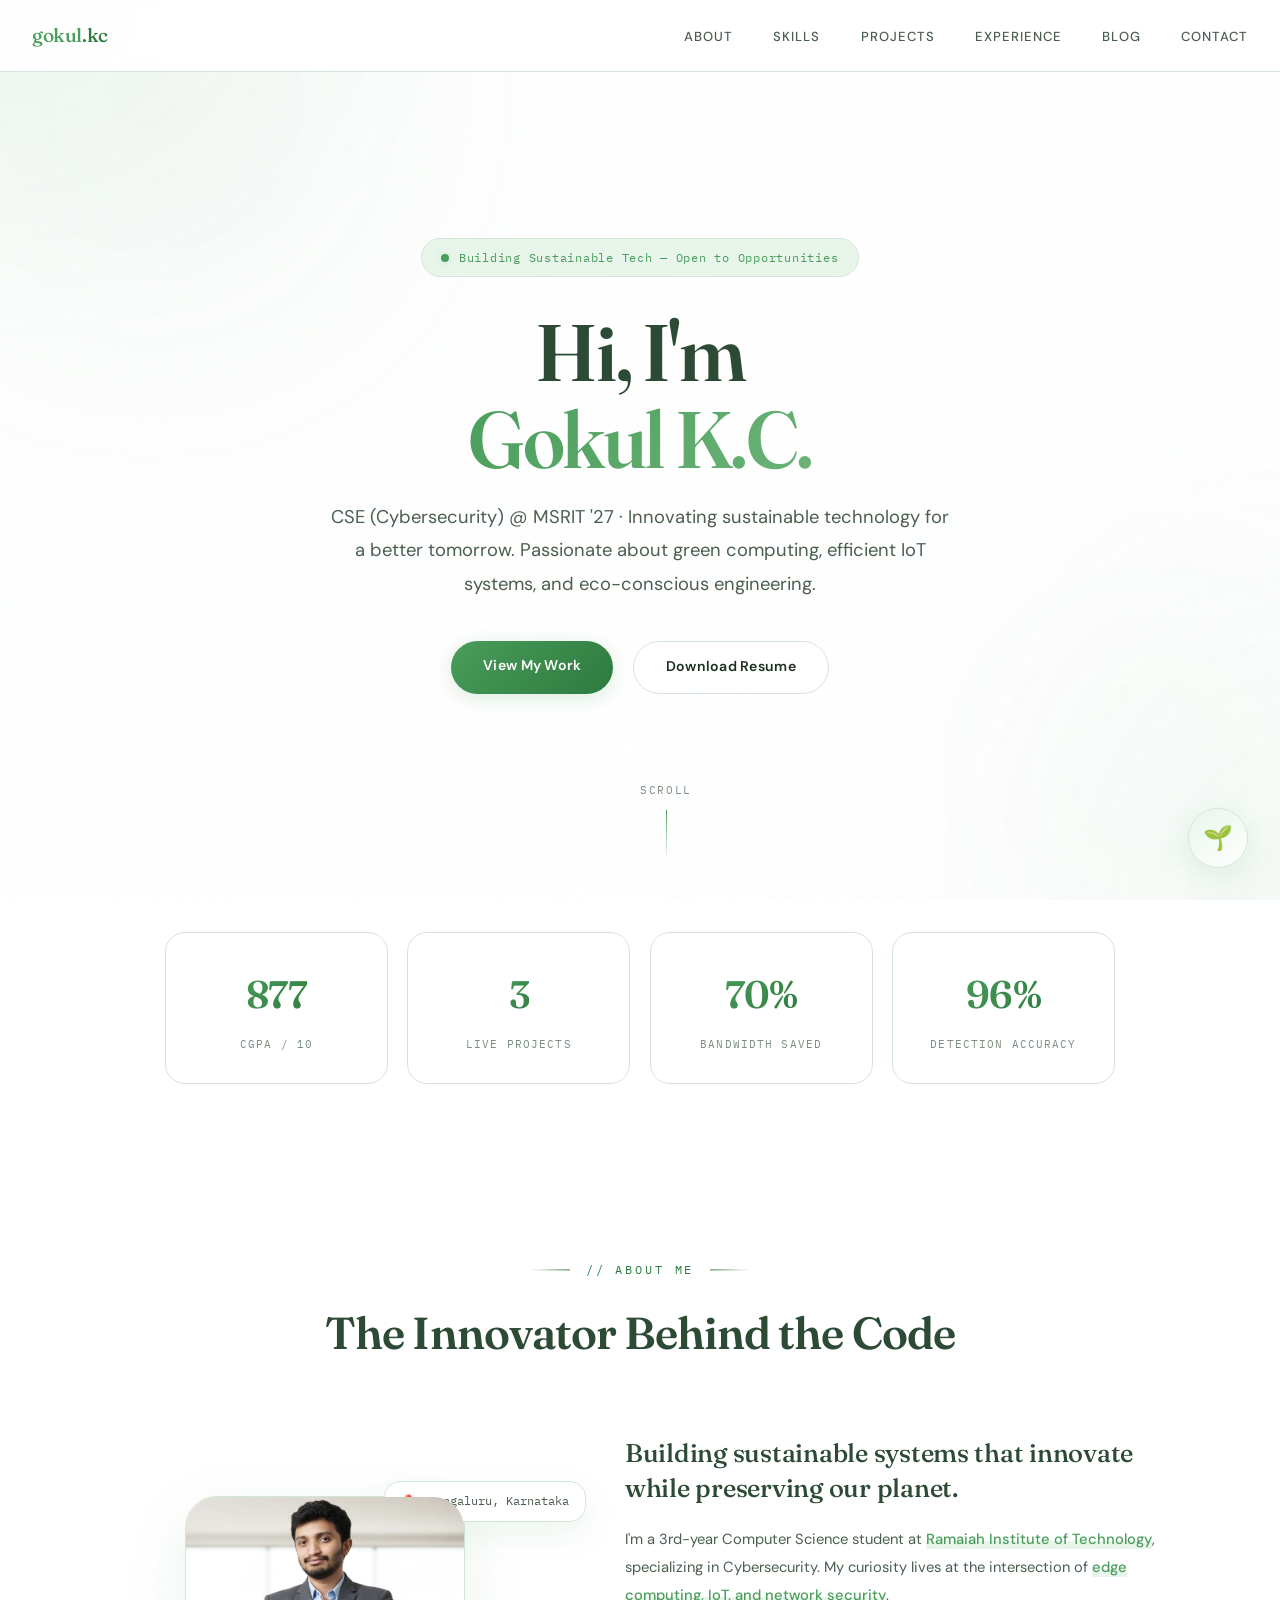
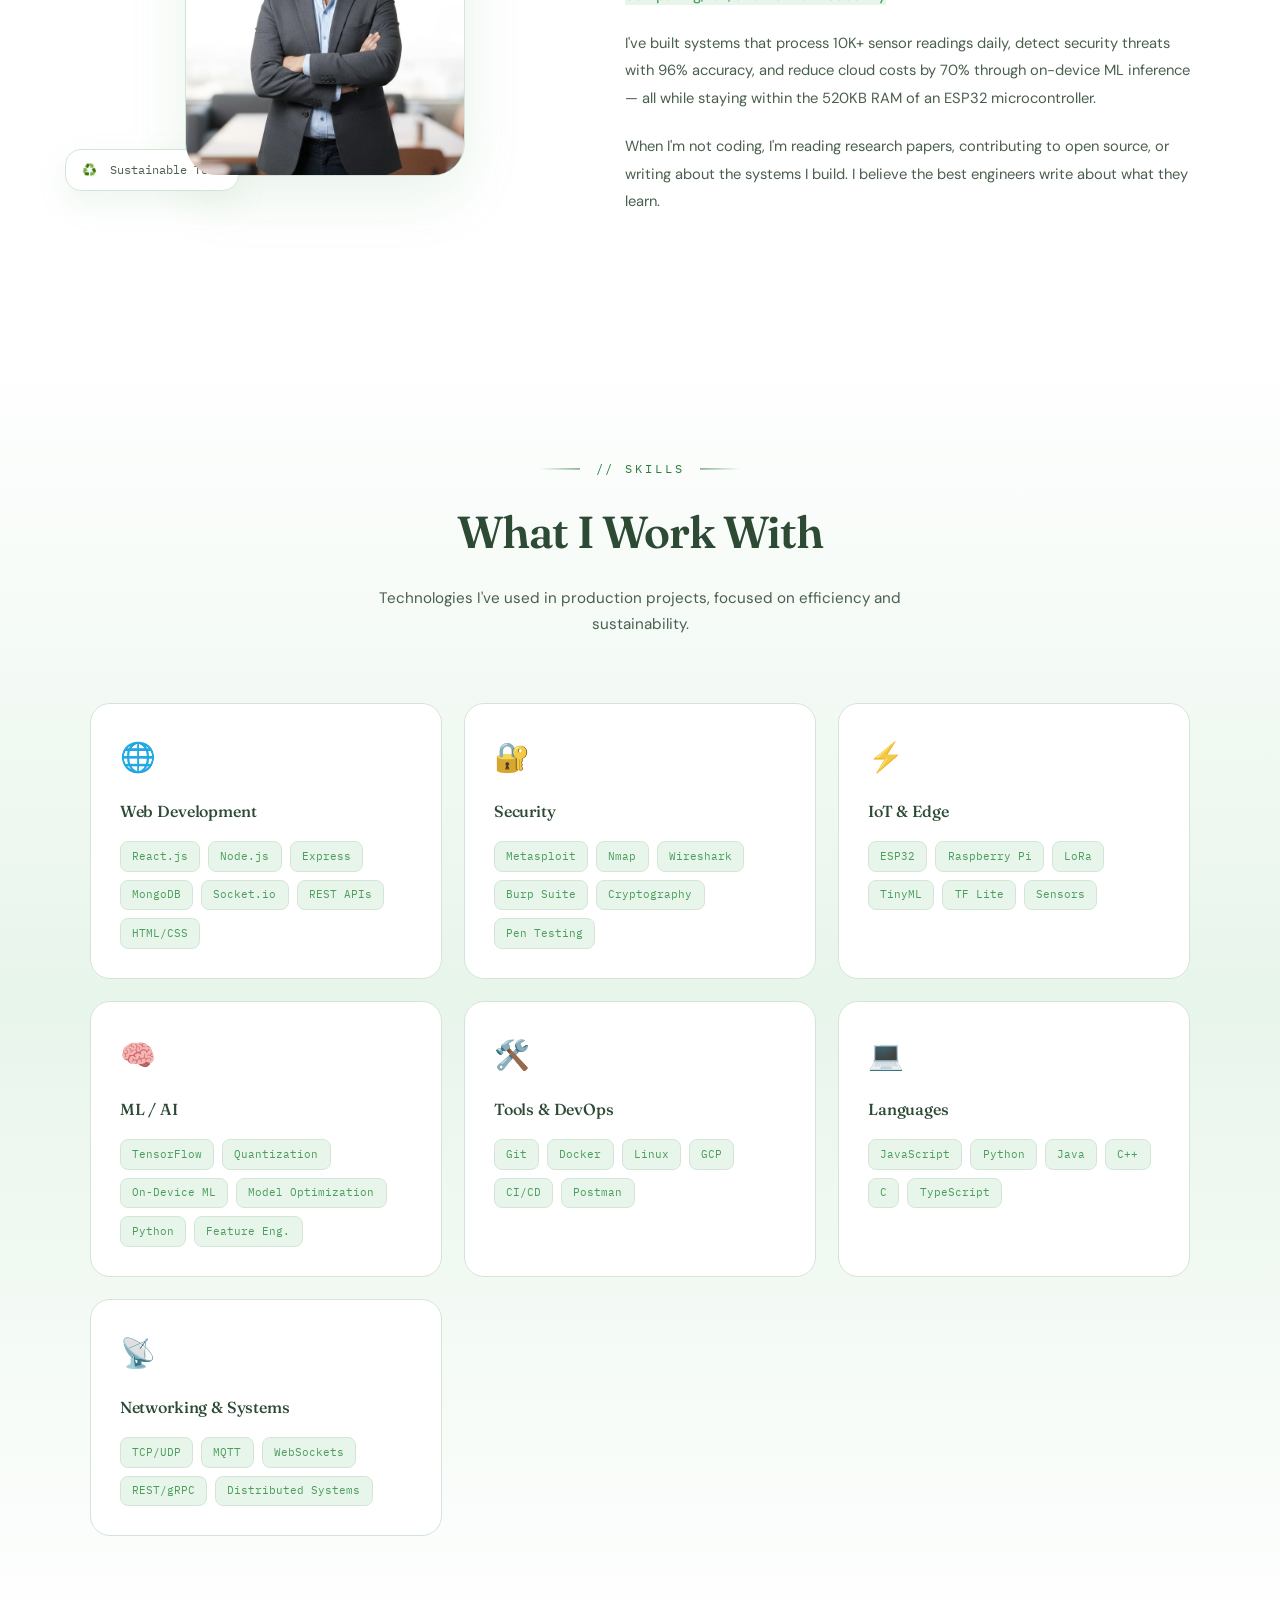
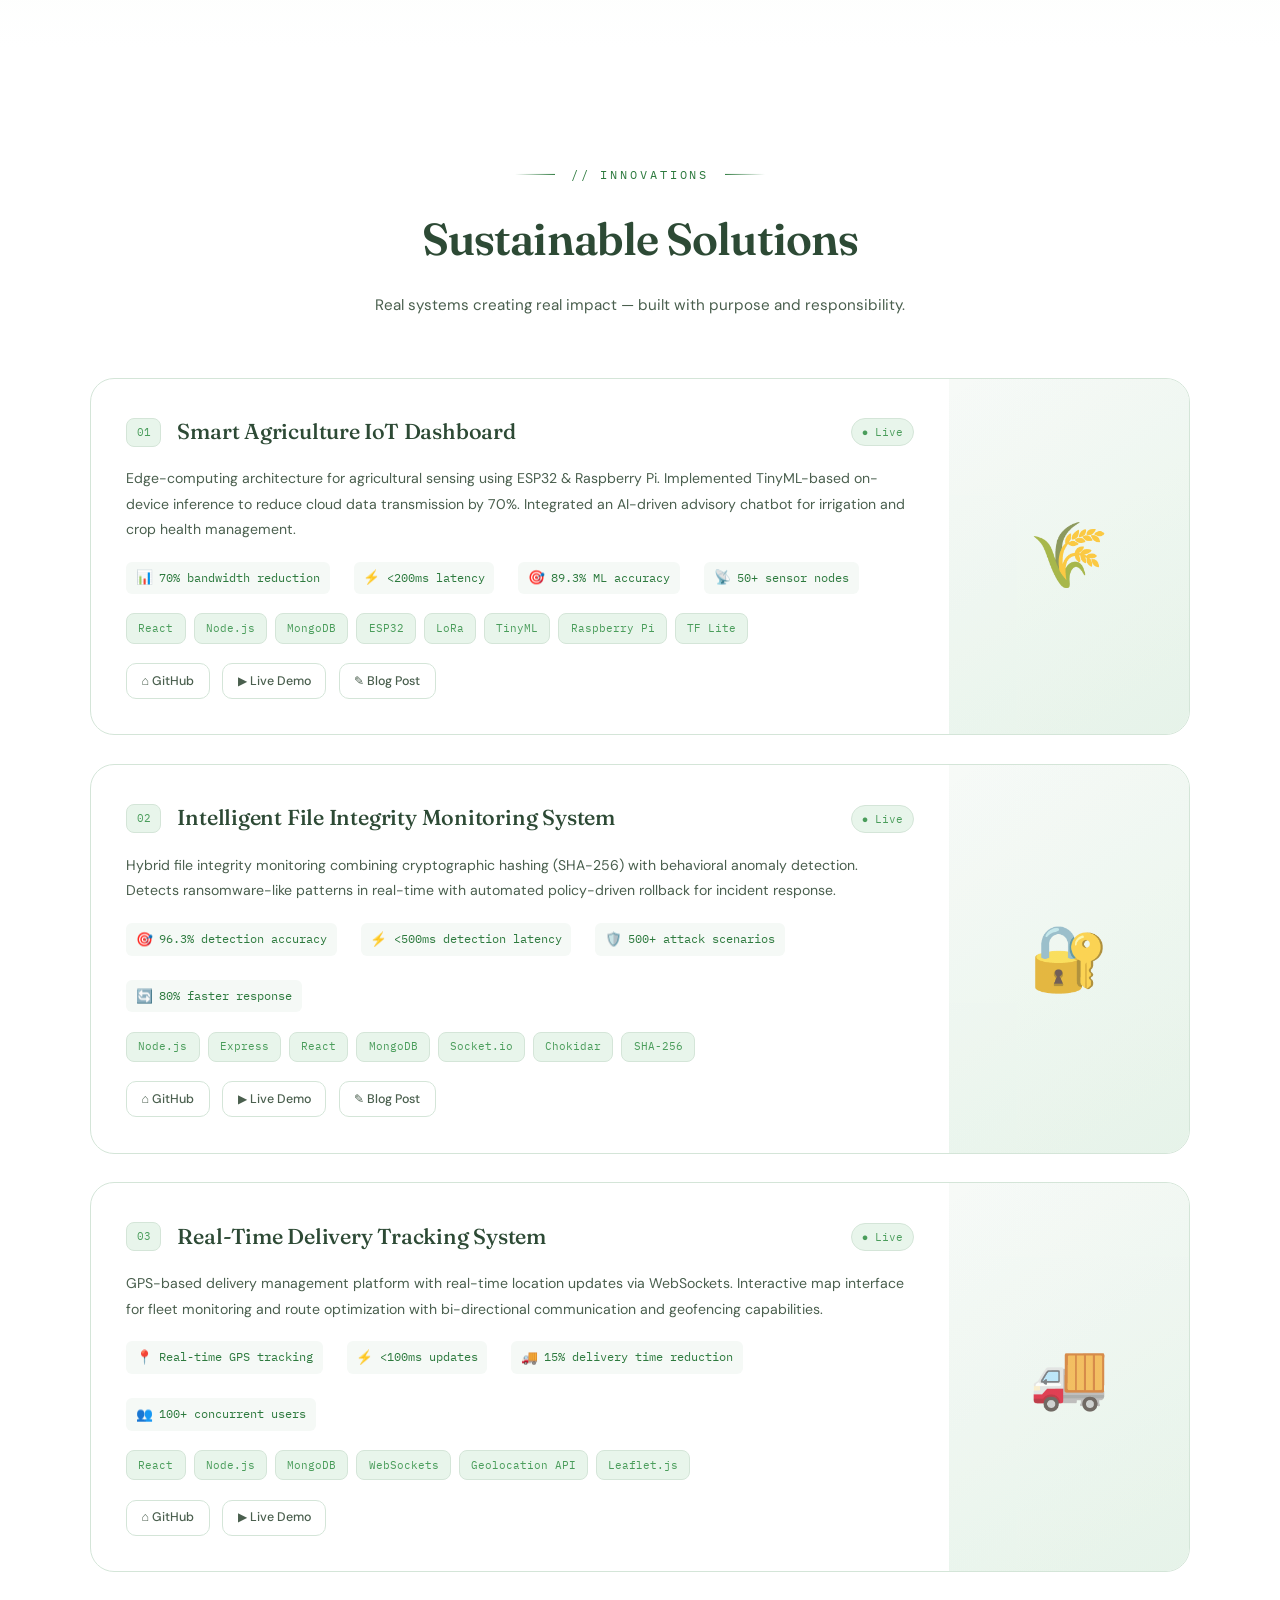
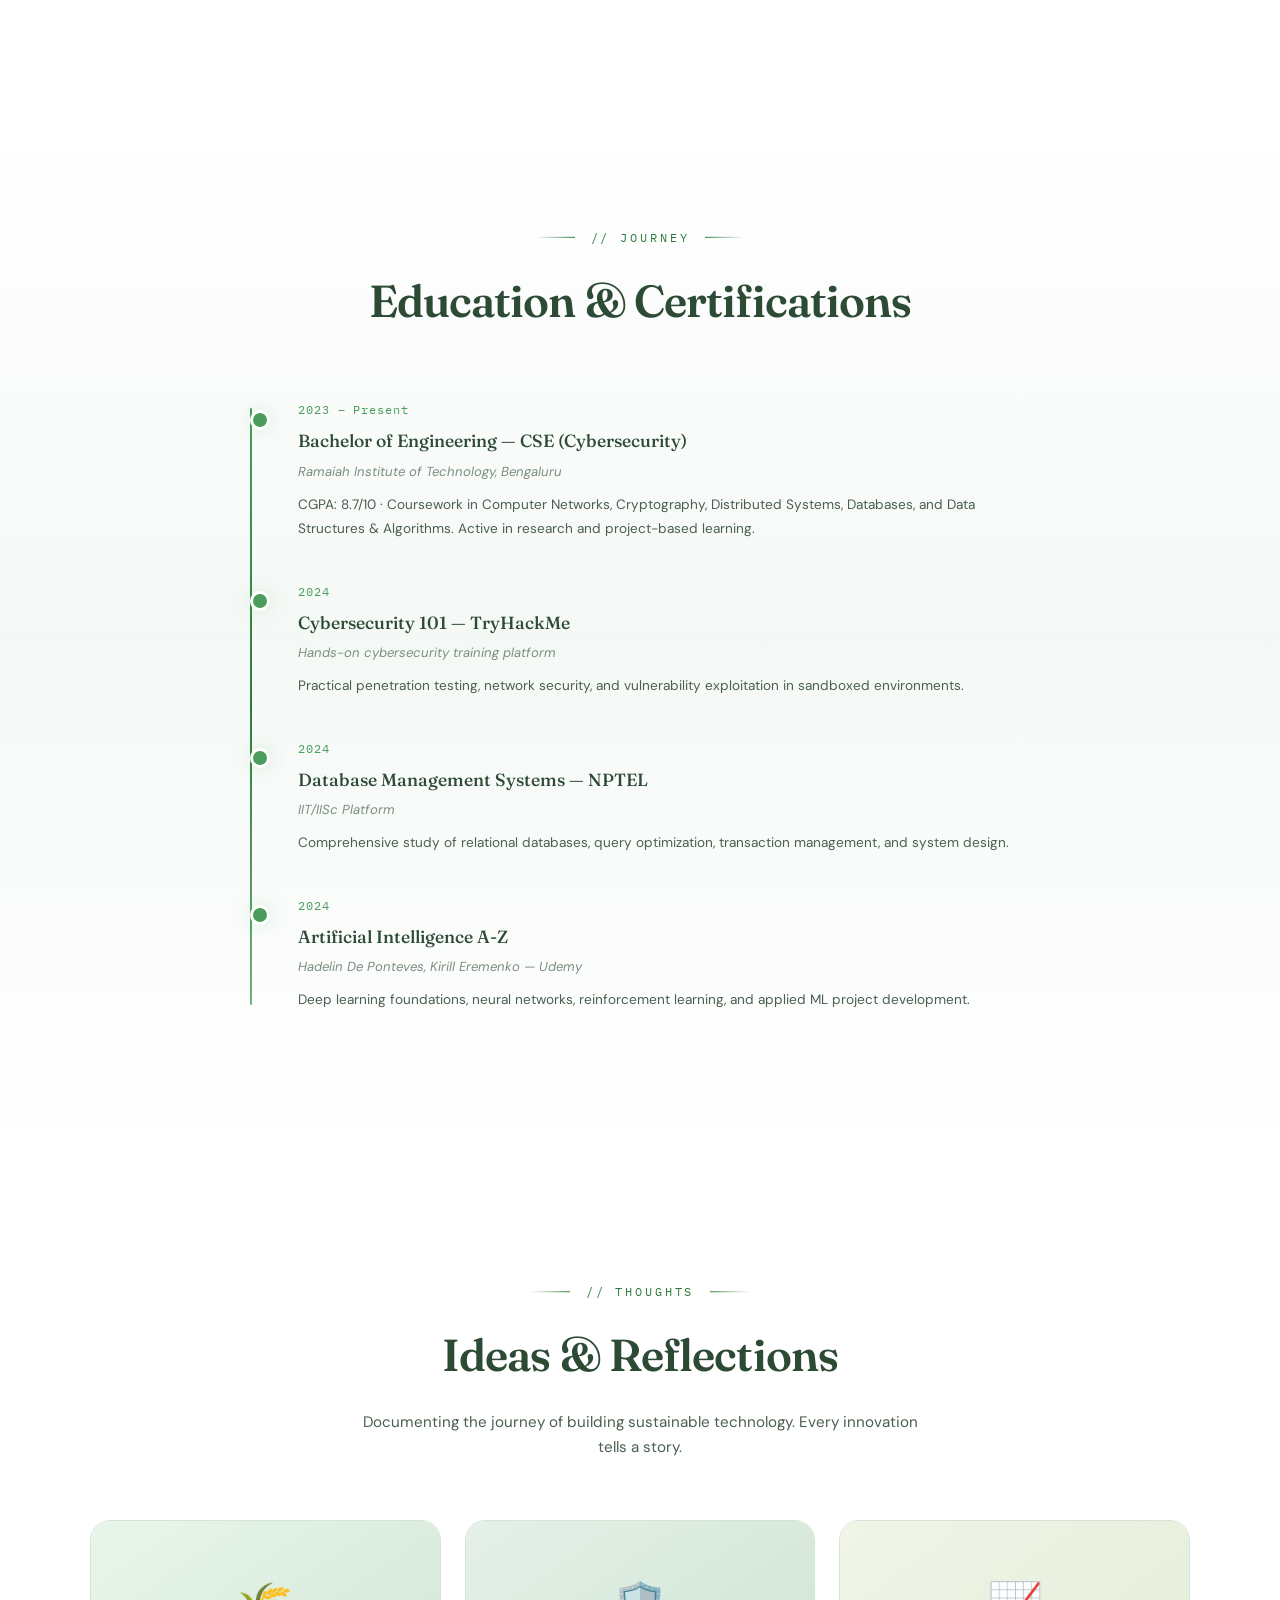
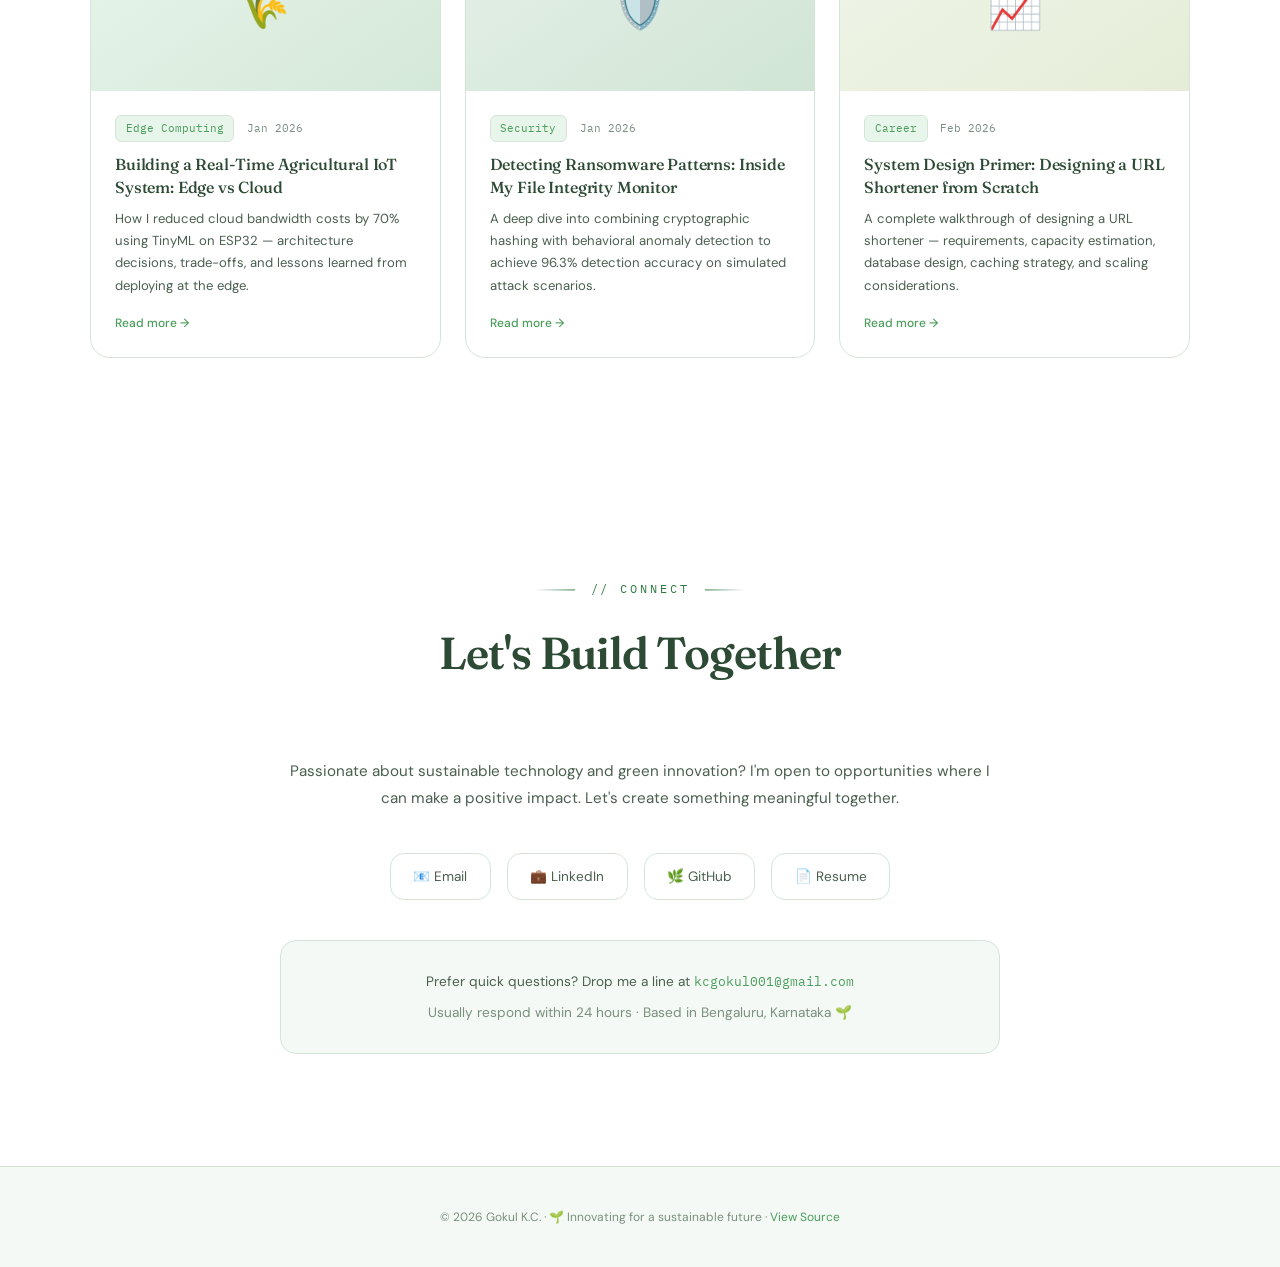
<file: index_old_backup.html>
<!DOCTYPE html>
<html lang="en">

<head>
  <meta charset="UTF-8" />
  <meta name="viewport" content="width=device-width, initial-scale=1.0" />
  <title>Gokul K.C | CSE (Cybersecurity) @ MSRIT</title>
  <style>
    @import url('https://fonts.googleapis.com/css2?family=Fraunces:opsz,wght@9..144,300;9..144,400;9..144,500;9..144,600;9..144,700&family=DM+Sans:wght@300;400;500;600;700&family=IBM+Plex+Mono:wght@400;500&display=swap');

    :root {
      /* Light & Fresh Sustainable Palette */
      --bg-primary: #ffffff;
      --bg-secondary: #f8faf8;
      --bg-card: #ffffff;
      --bg-card-hover: #f0f7f2;
      --bg-warm: #fafbfa;

      /* Light green accents */
      --accent: #4a9d5b;
      --accent-glow: rgba(74, 157, 91, 0.2);
      --accent2: #2d7a3e;
      --accent2-glow: rgba(45, 122, 62, 0.15);
      --accent3: #6bb377;
      --accent-light: #e8f5eb;

      /* Clean, readable text */
      --text-primary: #1a2e1f;
      --text-secondary: #4a5f4e;
      --text-muted: #7a8f7e;
      --text-warm: #2d4a35;

      /* Subtle borders */
      --border: #d4e5d8;
      --border-light: rgba(74, 157, 91, 0.12);

      /* Paper textures */
      --paper: #f5f9f6;
      --paper-dark: #e8f0ea;
    }

    * {
      margin: 0;
      padding: 0;
      box-sizing: border-box;
    }

    html {
      scroll-behavior: smooth;
    }

    body {
      font-family: 'DM Sans', sans-serif;
      background: var(--bg-primary);
      color: var(--text-primary);
      overflow-x: hidden;
      line-height: 1.7;
    }

    /* ──── SUBTLE GRAIN TEXTURE ──── */
    body::before {
      content: '';
      position: fixed;
      inset: 0;
      background: url("data:image/svg+xml,%3Csvg viewBox='0 0 400 400' xmlns='http://www.w3.org/2000/svg'%3E%3Cfilter id='grain'%3E%3CfeTurbulence type='fractalNoise' baseFrequency='0.8' numOctaves='4' stitchTiles='stitch'/%3E%3C/filter%3E%3Crect width='100%25' height='100%25' filter='url(%23grain)' opacity='0.015'/%3E%3C/svg%3E");
      pointer-events: none;
      z-index: 0;
    }

    /* ──── SOFT GREEN GRADIENT OVERLAY ──── */
    body::after {
      content: '';
      position: fixed;
      inset: 0;
      background:
        radial-gradient(ellipse 900px 700px at 0% 0%, rgba(74, 157, 91, 0.06) 0%, transparent 50%),
        radial-gradient(ellipse 700px 900px at 100% 100%, rgba(107, 179, 119, 0.05) 0%, transparent 50%);
      pointer-events: none;
      z-index: 0;
    }

    /* ──── NAV ──── */
    nav {
      position: fixed;
      top: 0;
      width: 100%;
      z-index: 1000;
      padding: 1.2rem 2.5rem;
      display: flex;
      justify-content: space-between;
      align-items: center;
      background: rgba(255, 255, 255, 0.9);
      backdrop-filter: blur(20px) saturate(180%);
      border-bottom: 1px solid var(--border);
      transition: all .4s cubic-bezier(0.4, 0, 0.2, 1);
    }

    .nav-logo {
      font-family: 'Fraunces', serif;
      font-size: 1.2rem;
      font-weight: 500;
      color: var(--accent);
      text-decoration: none;
      letter-spacing: -0.02em;
    }

    .nav-logo span {
      color: var(--accent2);
    }

    .nav-links {
      display: flex;
      gap: 2.5rem;
      list-style: none;
    }

    .nav-links a {
      color: var(--text-secondary);
      text-decoration: none;
      font-size: .82rem;
      font-weight: 500;
      letter-spacing: .08em;
      text-transform: uppercase;
      position: relative;
      padding: .4rem 0;
      transition: color .4s;
    }

    .nav-links a::after {
      content: '';
      position: absolute;
      bottom: 0;
      left: 0;
      width: 0;
      height: 2px;
      background: linear-gradient(90deg, var(--accent), var(--accent2));
      border-radius: 1px;
      transition: width .4s cubic-bezier(0.4, 0, 0.2, 1);
    }

    .nav-links a:hover {
      color: var(--text-primary);
    }

    .nav-links a:hover::after {
      width: 100%;
    }

    /* ──── HERO ──── */
    .hero {
      position: relative;
      min-height: 100vh;
      display: flex;
      align-items: center;
      justify-content: center;
      padding: 7rem 2rem 5rem;
      overflow: hidden;
    }

    .hero-bg-orb {
      position: absolute;
      border-radius: 50%;
      filter: blur(140px);
      opacity: .35;
      pointer-events: none;
      mix-blend-mode: multiply;
    }

    .hero-bg-orb.orb1 {
      width: 700px;
      height: 700px;
      background: radial-gradient(circle, rgba(74, 157, 91, 0.3) 0%, transparent 70%);
      top: -250px;
      left: -200px;
      animation: floatOrb 20s ease-in-out infinite;
    }

    .hero-bg-orb.orb2 {
      width: 550px;
      height: 550px;
      background: radial-gradient(circle, rgba(107, 179, 119, 0.25) 0%, transparent 70%);
      bottom: -150px;
      right: -150px;
      animation: floatOrb 25s ease-in-out infinite reverse;
    }

    @keyframes floatOrb {

      0%,
      100% {
        transform: translate(0, 0) scale(1);
      }

      33% {
        transform: translate(30px, -20px) scale(1.05);
      }

      66% {
        transform: translate(-20px, 30px) scale(0.95);
      }
    }

    .hero-content {
      position: relative;
      z-index: 1;
      max-width: 850px;
      text-align: center;
    }

    .hero-badge {
      display: inline-flex;
      align-items: center;
      gap: .6rem;
      padding: .5rem 1.2rem;
      border-radius: 50px;
      background: var(--accent-light);
      border: 1px solid var(--border);
      font-size: .78rem;
      color: var(--accent);
      margin-bottom: 2rem;
      letter-spacing: .06em;
      font-family: 'IBM Plex Mono', monospace;
    }

    .hero-badge .dot {
      width: 8px;
      height: 8px;
      border-radius: 50%;
      background: var(--accent);
      box-shadow: 0 0 12px var(--accent-glow);
      animation: pulse 3s ease-in-out infinite;
    }

    @keyframes pulse {

      0%,
      100% {
        opacity: 1;
        transform: scale(1);
      }

      50% {
        opacity: .5;
        transform: scale(0.85);
      }
    }

    .hero h1 {
      font-family: 'Fraunces', serif;
      font-size: clamp(2.8rem, 6.5vw, 5rem);
      font-weight: 600;
      line-height: 1.08;
      margin-bottom: 1.2rem;
      letter-spacing: -0.03em;
    }

    .hero h1 .name {
      color: var(--text-warm);
    }

    .hero h1 .accent {
      background: linear-gradient(135deg, var(--accent) 0%, var(--accent3) 50%, var(--accent2) 100%);
      -webkit-background-clip: text;
      -webkit-text-fill-color: transparent;
      background-size: 200% 200%;
      animation: gradientShift 8s ease infinite;
    }

    @keyframes gradientShift {

      0%,
      100% {
        background-position: 0% 50%;
      }

      50% {
        background-position: 100% 50%;
      }
    }

    .hero-sub {
      font-size: clamp(1rem, 2vw, 1.15rem);
      color: var(--text-secondary);
      max-width: 620px;
      margin: 0 auto 2.5rem;
      line-height: 1.8;
    }

    .hero-cta {
      display: flex;
      gap: 1.2rem;
      justify-content: center;
      flex-wrap: wrap;
    }

    .btn {
      padding: .85rem 2rem;
      border-radius: 50px;
      font-size: .88rem;
      font-weight: 600;
      text-decoration: none;
      transition: all .4s cubic-bezier(0.4, 0, 0.2, 1);
      cursor: pointer;
      border: none;
      font-family: 'DM Sans', sans-serif;
      letter-spacing: .02em;
    }

    .btn-primary {
      background: linear-gradient(135deg, var(--accent), var(--accent2));
      color: #ffffff;
      box-shadow: 0 4px 20px var(--accent-glow);
    }

    .btn-primary:hover {
      transform: translateY(-3px);
      box-shadow: 0 8px 32px var(--accent-glow);
    }

    .btn-secondary {
      background: #ffffff;
      color: var(--text-primary);
      border: 1.5px solid var(--border);
    }

    .btn-secondary:hover {
      border-color: var(--accent);
      background: var(--accent-light);
      transform: translateY(-3px);
      box-shadow: 0 4px 20px var(--accent-glow);
    }

    .hero-scroll {
      position: absolute;
      bottom: 2.5rem;
      left: 50%;
      transform: translateX(-50%);
      color: var(--text-muted);
      font-size: .7rem;
      letter-spacing: .15em;
      text-transform: uppercase;
      display: flex;
      flex-direction: column;
      align-items: center;
      gap: .6rem;
      font-family: 'IBM Plex Mono', monospace;
    }

    .hero-scroll .line {
      width: 1px;
      height: 50px;
      background: linear-gradient(to bottom, var(--accent), transparent);
      animation: scrollLine 2.5s ease-in-out infinite;
    }

    @keyframes scrollLine {
      0% {
        transform: scaleY(0);
        transform-origin: top;
        opacity: 0;
      }

      20% {
        opacity: 1;
      }

      50% {
        transform: scaleY(1);
        transform-origin: top;
      }

      51% {
        transform: scaleY(1);
        transform-origin: bottom;
      }

      80% {
        opacity: 1;
      }

      100% {
        transform: scaleY(0);
        transform-origin: bottom;
        opacity: 0;
      }
    }

    /* ──── SECTIONS ──── */
    section {
      position: relative;
      z-index: 1;
      padding: 7rem 2rem;
    }

    .section-header {
      text-align: center;
      margin-bottom: 4rem;
    }

    .section-header .label {
      font-family: 'IBM Plex Mono', monospace;
      font-size: .72rem;
      color: var(--accent2);
      letter-spacing: .25em;
      text-transform: uppercase;
      margin-bottom: 1rem;
      display: flex;
      align-items: center;
      justify-content: center;
      gap: 1rem;
    }

    .section-header .label::before,
    .section-header .label::after {
      content: '';
      width: 40px;
      height: 1px;
      background: linear-gradient(90deg, transparent, var(--accent2));
    }

    .section-header .label::after {
      background: linear-gradient(90deg, var(--accent2), transparent);
    }

    .section-header h2 {
      font-family: 'Fraunces', serif;
      font-size: clamp(2rem, 4vw, 2.8rem);
      font-weight: 600;
      letter-spacing: -0.02em;
      color: var(--text-warm);
    }

    .section-header p {
      color: var(--text-secondary);
      max-width: 580px;
      margin: 1rem auto 0;
      font-size: .95rem;
    }

    /* ──── ABOUT ──── */
    .about-grid {
      max-width: 1100px;
      margin: 0 auto;
      display: grid;
      grid-template-columns: 1fr 1.2fr;
      gap: 4rem;
      align-items: center;
    }

    .about-visual {
      position: relative;
      display: flex;
      justify-content: center;
    }

    .about-avatar-wrap {
      width: 280px;
      height: 280px;
      border-radius: 32px;
      background: linear-gradient(145deg, #ffffff, var(--paper));
      border: 1px solid var(--border);
      display: flex;
      align-items: center;
      justify-content: center;
      position: relative;
      overflow: hidden;
      box-shadow: 0 20px 60px rgba(74, 157, 91, 0.12);
    }

    .about-avatar-wrap .avatar-icon {
      font-size: 7rem;
      opacity: .7;
      filter: grayscale(20%);
    }

    .about-avatar-wrap .profile-img {
      width: 100%;
      height: 100%;
      object-fit: cover;
      object-position: center top;
      position: relative;
      z-index: 1;
      filter: contrast(1.02) saturate(0.9);
      transition: all 0.4s ease;
    }

    .about-avatar-wrap:hover .profile-img {
      filter: contrast(1.05) saturate(1);
      transform: scale(1.02);
    }

    .about-avatar-wrap::before {
      content: '';
      position: absolute;
      inset: 0;
      background: linear-gradient(145deg, rgba(74, 157, 91, 0.05), transparent);
    }

    .about-avatar-wrap::after {
      content: '';
      position: absolute;
      inset: 0;
      border-radius: 32px;
      background: linear-gradient(145deg, transparent 40%, rgba(74, 157, 91, 0.05));
    }

    .about-floating-badge {
      position: absolute;
      padding: .6rem 1rem;
      background: #ffffff;
      border: 1px solid var(--border);
      border-radius: 16px;
      font-size: .75rem;
      color: var(--text-secondary);
      white-space: nowrap;
      box-shadow: 0 12px 32px rgba(74, 157, 91, 0.1);
      font-family: 'IBM Plex Mono', monospace;
    }

    .about-floating-badge .icon {
      margin-right: .4rem;
    }

    .about-floating-badge.top {
      top: -15px;
      right: -25px;
    }

    .about-floating-badge.bottom {
      bottom: -15px;
      left: -25px;
    }

    .about-text h3 {
      font-family: 'Fraunces', serif;
      font-size: 1.6rem;
      margin-bottom: 1.2rem;
      color: var(--text-warm);
      font-weight: 500;
      letter-spacing: -0.01em;
      line-height: 1.4;
    }

    .about-text p {
      color: var(--text-secondary);
      font-size: .92rem;
      margin-bottom: 1.2rem;
      line-height: 1.9;
    }

    .about-text .highlight {
      color: var(--accent);
      font-weight: 500;
      background: linear-gradient(to bottom, transparent 60%, var(--accent-light) 60%);
    }

    /* ──── SKILLS ──── */
    .skills-grid {
      max-width: 1100px;
      margin: 0 auto;
      display: grid;
      grid-template-columns: repeat(auto-fit, minmax(260px, 1fr));
      gap: 1.4rem;
    }

    .skill-card {
      background: #ffffff;
      border: 1px solid var(--border);
      border-radius: 20px;
      padding: 1.8rem;
      transition: all .4s cubic-bezier(0.4, 0, 0.2, 1);
      position: relative;
      overflow: hidden;
    }

    .skill-card::before {
      content: '';
      position: absolute;
      top: 0;
      left: 0;
      width: 100%;
      height: 3px;
      background: linear-gradient(90deg, var(--accent), var(--accent3));
      opacity: 0;
      transition: opacity .4s;
      border-radius: 20px 20px 0 0;
    }

    .skill-card::after {
      content: '';
      position: absolute;
      inset: 0;
      background: radial-gradient(circle at var(--mouse-x, 50%) var(--mouse-y, 50%), rgba(74, 157, 91, 0.08), transparent 50%);
      opacity: 0;
      transition: opacity .4s;
      pointer-events: none;
    }

    .skill-card:hover {
      background: var(--bg-card-hover);
      border-color: var(--accent);
      transform: translateY(-5px);
      box-shadow: 0 16px 48px rgba(74, 157, 91, 0.12);
    }

    .skill-card:hover::before {
      opacity: 1;
    }

    .skill-card:hover::after {
      opacity: 1;
    }

    .skill-card .card-icon {
      font-size: 1.8rem;
      margin-bottom: 1rem;
      filter: grayscale(20%);
    }

    .skill-card h4 {
      font-family: 'Fraunces', serif;
      font-size: 1rem;
      font-weight: 500;
      margin-bottom: 1rem;
      color: var(--text-warm);
      letter-spacing: -0.01em;
    }

    .skill-tags {
      display: flex;
      flex-wrap: wrap;
      gap: .5rem;
    }

    .tag {
      padding: .3rem .7rem;
      border-radius: 8px;
      background: var(--accent-light);
      border: 1px solid var(--border);
      font-size: .7rem;
      color: var(--accent);
      font-family: 'IBM Plex Mono', monospace;
      transition: all .3s;
    }

    .tag:hover {
      background: var(--border);
      border-color: var(--accent);
    }

    /* ──── PROJECTS ──── */
    .projects-container {
      max-width: 1100px;
      margin: 0 auto;
    }

    .project-card {
      background: #ffffff;
      border: 1px solid var(--border);
      border-radius: 24px;
      overflow: hidden;
      margin-bottom: 1.8rem;
      transition: all .4s cubic-bezier(0.4, 0, 0.2, 1);
      display: grid;
      grid-template-columns: 1fr auto;
      position: relative;
    }

    .project-card::before {
      content: '';
      position: absolute;
      inset: 0;
      background: radial-gradient(circle at var(--mouse-x, 50%) var(--mouse-y, 50%), rgba(74, 157, 91, 0.06), transparent 40%);
      opacity: 0;
      transition: opacity .4s;
      pointer-events: none;
      z-index: 1;
    }

    .project-card:hover::before {
      opacity: 1;
    }

    .project-card:hover {
      border-color: var(--accent);
      box-shadow: 0 20px 60px rgba(74, 157, 91, 0.1);
      transform: translateY(-4px);
    }

    .project-body {
      padding: 2.2rem;
    }

    .project-header {
      display: flex;
      align-items: center;
      gap: 1rem;
      margin-bottom: 1rem;
      flex-wrap: wrap;
    }

    .project-number {
      font-family: 'IBM Plex Mono', monospace;
      font-size: .7rem;
      color: var(--accent);
      background: var(--accent-light);
      padding: .25rem .6rem;
      border-radius: 8px;
      border: 1px solid var(--border);
    }

    .project-header h3 {
      font-family: 'Fraunces', serif;
      font-size: 1.35rem;
      font-weight: 500;
      color: var(--text-warm);
      letter-spacing: -0.01em;
    }

    .project-status {
      font-size: .68rem;
      padding: .25rem .6rem;
      border-radius: 20px;
      background: var(--accent-light);
      color: var(--accent);
      border: 1px solid var(--border);
      margin-left: auto;
      font-family: 'IBM Plex Mono', monospace;
    }

    .project-desc {
      color: var(--text-secondary);
      font-size: .88rem;
      margin-bottom: 1.2rem;
      line-height: 1.8;
    }

    .project-metrics {
      display: flex;
      gap: 1.5rem;
      margin-bottom: 1.2rem;
      flex-wrap: wrap;
    }

    .metric {
      display: flex;
      align-items: center;
      gap: .4rem;
      font-size: .75rem;
      color: var(--accent2);
      font-family: 'IBM Plex Mono', monospace;
      background: var(--paper);
      padding: .3rem .6rem;
      border-radius: 6px;
    }

    .metric .metric-icon {
      font-size: .85rem;
    }

    .project-tags {
      display: flex;
      flex-wrap: wrap;
      gap: .5rem;
      margin-bottom: 1.2rem;
    }

    .project-links {
      display: flex;
      gap: .8rem;
    }

    .project-links a {
      color: var(--text-secondary);
      text-decoration: none;
      font-size: .78rem;
      font-weight: 500;
      display: flex;
      align-items: center;
      gap: .4rem;
      padding: .4rem .9rem;
      border-radius: 10px;
      border: 1px solid var(--border);
      transition: all .3s;
      background: #ffffff;
    }

    .project-links a:hover {
      color: var(--accent);
      border-color: var(--accent);
      background: var(--accent-light);
      transform: translateY(-2px);
    }

    .project-visual {
      width: 240px;
      min-height: 220px;
      background: linear-gradient(145deg, var(--paper), var(--accent-light));
      display: flex;
      align-items: center;
      justify-content: center;
      font-size: 4rem;
      opacity: .8;
      position: relative;
    }

    .project-visual::before {
      content: '';
      position: absolute;
      inset: 0;
      background: linear-gradient(145deg, transparent, rgba(74, 157, 91, 0.05));
    }

    /* ──── EXPERIENCE / CERTIFICATIONS ──── */
    .timeline {
      max-width: 780px;
      margin: 0 auto;
      position: relative;
      padding-left: 3rem;
    }

    .timeline::before {
      content: '';
      position: absolute;
      left: 0;
      top: .5rem;
      bottom: .5rem;
      width: 2px;
      background: linear-gradient(to bottom, var(--accent), var(--accent2), var(--accent3));
      border-radius: 2px;
    }

    .timeline-item {
      position: relative;
      margin-bottom: 2.5rem;
    }

    .timeline-item::before {
      content: '';
      position: absolute;
      left: -3rem;
      top: .6rem;
      width: 14px;
      height: 14px;
      border-radius: 50%;
      background: var(--accent);
      border: 3px solid #ffffff;
      box-shadow: 0 0 20px var(--accent-glow);
    }

    .timeline-item .tl-date {
      font-family: 'IBM Plex Mono', monospace;
      font-size: .72rem;
      color: var(--accent);
      margin-bottom: .4rem;
      letter-spacing: .08em;
    }

    .timeline-item h4 {
      font-family: 'Fraunces', serif;
      font-size: 1.1rem;
      font-weight: 500;
      margin-bottom: .3rem;
      color: var(--text-warm);
    }

    .timeline-item .tl-place {
      font-size: .82rem;
      color: var(--text-muted);
      margin-bottom: .6rem;
      font-style: italic;
    }

    .timeline-item p {
      font-size: .85rem;
      color: var(--text-secondary);
      line-height: 1.8;
    }

    /* ──── STATS COUNTER ──── */
    .stats-bar {
      max-width: 950px;
      margin: 0 auto;
      display: grid;
      grid-template-columns: repeat(4, 1fr);
      gap: 1.2rem;
    }

    .stat-card {
      background: #ffffff;
      border: 1px solid var(--border);
      border-radius: 20px;
      padding: 1.8rem 1.5rem;
      text-align: center;
      transition: all .4s cubic-bezier(0.4, 0, 0.2, 1);
      position: relative;
      overflow: hidden;
    }

    .stat-card::before {
      content: '';
      position: absolute;
      inset: 0;
      background: radial-gradient(ellipse at center, var(--accent-light), transparent);
      opacity: 0;
      transition: opacity .4s;
    }

    .stat-card:hover {
      border-color: var(--accent);
      background: var(--bg-card-hover);
      transform: translateY(-3px);
      box-shadow: 0 12px 40px rgba(74, 157, 91, 0.1);
    }

    .stat-card:hover::before {
      opacity: 1;
    }

    .stat-card .stat-num {
      font-family: 'Fraunces', serif;
      font-size: 2.4rem;
      font-weight: 600;
      background: linear-gradient(135deg, var(--accent), var(--accent2));
      -webkit-background-clip: text;
      -webkit-text-fill-color: transparent;
      letter-spacing: -0.02em;
    }

    .stat-card .stat-label {
      font-family: 'IBM Plex Mono', monospace;
      font-size: .7rem;
      color: var(--text-muted);
      margin-top: .5rem;
      text-transform: uppercase;
      letter-spacing: .1em;
    }

    /* ──── BLOG ──── */
    .blog-grid {
      max-width: 1100px;
      margin: 0 auto;
      display: grid;
      grid-template-columns: repeat(auto-fit, minmax(320px, 1fr));
      gap: 1.5rem;
    }

    .blog-card {
      background: #ffffff;
      border: 1px solid var(--border);
      border-radius: 20px;
      overflow: hidden;
      transition: all .4s cubic-bezier(0.4, 0, 0.2, 1);
      text-decoration: none;
      color: inherit;
      display: flex;
      flex-direction: column;
      position: relative;
    }

    .blog-card::after {
      content: '';
      position: absolute;
      inset: 0;
      background: radial-gradient(circle at var(--mouse-x, 50%) var(--mouse-y, 50%), rgba(74, 157, 91, 0.08), transparent 50%);
      opacity: 0;
      transition: opacity .4s;
      pointer-events: none;
      z-index: 1;
    }

    .blog-card:hover::after {
      opacity: 1;
    }

    .blog-card:hover {
      border-color: var(--accent);
      transform: translateY(-5px);
      box-shadow: 0 16px 48px rgba(74, 157, 91, 0.1);
    }

    .blog-img {
      height: 170px;
      display: flex;
      align-items: center;
      justify-content: center;
      font-size: 2.8rem;
      position: relative;
    }

    .blog-img::before {
      content: '';
      position: absolute;
      inset: 0;
      opacity: 0.7;
    }

    .blog-img.b1 {
      background: linear-gradient(145deg, #e8f5eb, #d4e8d9);
    }

    .blog-img.b2 {
      background: linear-gradient(145deg, #e5f0e8, #d0e5d5);
    }

    .blog-img.b3 {
      background: linear-gradient(145deg, #f0f5e8, #e5edd8);
    }

    .blog-body {
      padding: 1.5rem;
      flex: 1;
      display: flex;
      flex-direction: column;
    }

    .blog-meta {
      display: flex;
      gap: .8rem;
      margin-bottom: .7rem;
      align-items: center;
    }

    .blog-tag {
      font-size: .68rem;
      color: var(--accent);
      background: var(--accent-light);
      padding: .2rem .6rem;
      border-radius: 6px;
      font-family: 'IBM Plex Mono', monospace;
      border: 1px solid var(--border);
    }

    .blog-date {
      font-size: .7rem;
      color: var(--text-muted);
      font-family: 'IBM Plex Mono', monospace;
    }

    .blog-body h4 {
      font-family: 'Fraunces', serif;
      font-size: 1rem;
      font-weight: 500;
      margin-bottom: .6rem;
      line-height: 1.4;
      color: var(--text-warm);
      letter-spacing: -0.01em;
    }

    .blog-body p {
      font-size: .82rem;
      color: var(--text-secondary);
      flex: 1;
      line-height: 1.7;
    }

    .blog-read {
      font-size: .75rem;
      color: var(--accent);
      margin-top: 1rem;
      font-weight: 500;
      display: flex;
      align-items: center;
      gap: .4rem;
      transition: gap .3s;
    }

    .blog-card:hover .blog-read {
      gap: .6rem;
    }

    /* ──── CONTACT ──── */
    .contact-wrap {
      max-width: 720px;
      margin: 0 auto;
      text-align: center;
    }

    .contact-wrap>p {
      color: var(--text-secondary);
      margin-bottom: 2.5rem;
      font-size: .95rem;
      line-height: 1.8;
    }

    .contact-links {
      display: flex;
      justify-content: center;
      flex-wrap: wrap;
      gap: 1rem;
      margin-bottom: 2.5rem;
    }

    .contact-link {
      display: flex;
      align-items: center;
      gap: .5rem;
      color: var(--text-secondary);
      text-decoration: none;
      padding: .7rem 1.4rem;
      border-radius: 14px;
      border: 1px solid var(--border);
      font-size: .85rem;
      transition: all .4s cubic-bezier(0.4, 0, 0.2, 1);
      background: #ffffff;
    }

    .contact-link:hover {
      color: var(--accent);
      border-color: var(--accent);
      background: var(--accent-light);
      transform: translateY(-3px);
      box-shadow: 0 8px 24px var(--accent-glow);
    }

    .contact-form-note {
      padding: 1.8rem;
      border-radius: 16px;
      background: var(--paper);
      border: 1px solid var(--border);
      font-size: .85rem;
      color: var(--text-secondary);
    }

    .contact-form-note .email-highlight {
      color: var(--accent);
      font-family: 'IBM Plex Mono', monospace;
      font-size: .8rem;
    }

    /* ──── FOOTER ──── */
    footer {
      text-align: center;
      padding: 2.5rem;
      border-top: 1px solid var(--border);
      font-size: .75rem;
      color: var(--text-muted);
      background: var(--paper);
    }

    footer a {
      color: var(--accent);
      text-decoration: none;
      transition: color .3s;
    }

    footer a:hover {
      color: var(--accent2);
    }

    /* ──── SUSTAINABLE TECH DECORATIVE ELEMENT ──── */
    .eco-decoration {
      position: fixed;
      bottom: 2rem;
      right: 2rem;
      width: 60px;
      height: 60px;
      border-radius: 50%;
      background: linear-gradient(145deg, var(--accent-light), #ffffff);
      border: 1px solid var(--border);
      display: flex;
      align-items: center;
      justify-content: center;
      font-size: 1.5rem;
      z-index: 100;
      box-shadow: 0 8px 32px rgba(74, 157, 91, 0.15);
      animation: gentleFloat 6s ease-in-out infinite;
    }

    @keyframes gentleFloat {

      0%,
      100% {
        transform: translateY(0);
      }

      50% {
        transform: translateY(-8px);
      }
    }

    /* ──── SCROLL ANIMATIONS ──── */
    .reveal {
      opacity: 0;
      transform: translateY(60px);
      transition: opacity 1s cubic-bezier(0.16, 1, 0.3, 1), transform 1s cubic-bezier(0.16, 1, 0.3, 1);
    }

    .reveal.visible {
      opacity: 1;
      transform: translateY(0);
    }

    /* ──── STAGGERED CHILDREN ANIMATIONS ──── */
    .reveal-stagger>* {
      opacity: 0;
      transform: translateY(30px);
      transition: opacity 0.8s cubic-bezier(0.16, 1, 0.3, 1), transform 0.8s cubic-bezier(0.16, 1, 0.3, 1);
    }

    .reveal-stagger.visible>*:nth-child(1) {
      transition-delay: 0s;
    }

    .reveal-stagger.visible>*:nth-child(2) {
      transition-delay: 0.1s;
    }

    .reveal-stagger.visible>*:nth-child(3) {
      transition-delay: 0.2s;
    }

    .reveal-stagger.visible>*:nth-child(4) {
      transition-delay: 0.3s;
    }

    .reveal-stagger.visible>*:nth-child(5) {
      transition-delay: 0.4s;
    }

    .reveal-stagger.visible>*:nth-child(6) {
      transition-delay: 0.5s;
    }

    .reveal-stagger.visible>*:nth-child(7) {
      transition-delay: 0.6s;
    }

    .reveal-stagger.visible>* {
      opacity: 1;
      transform: translateY(0);
    }

    /* ──── HERO ENTRANCE ANIMATIONS ──── */
    .hero-content {
      position: relative;
      z-index: 1;
      max-width: 850px;
      text-align: center;
    }

    .hero-badge {
      opacity: 0;
      transform: translateY(20px) scale(0.95);
      animation: heroFadeIn 1s cubic-bezier(0.16, 1, 0.3, 1) 0.2s forwards;
    }

    .hero h1 .name {
      display: inline-block;
      opacity: 0;
      transform: translateY(40px);
      animation: heroFadeIn 1s cubic-bezier(0.16, 1, 0.3, 1) 0.4s forwards;
    }

    .hero h1 .accent {
      display: inline-block;
      opacity: 0;
      transform: translateY(40px);
      animation: heroFadeIn 1s cubic-bezier(0.16, 1, 0.3, 1) 0.6s forwards;
    }

    .hero-sub {
      opacity: 0;
      transform: translateY(30px);
      animation: heroFadeIn 1s cubic-bezier(0.16, 1, 0.3, 1) 0.8s forwards;
    }

    .hero-cta {
      opacity: 0;
      transform: translateY(30px);
      animation: heroFadeIn 1s cubic-bezier(0.16, 1, 0.3, 1) 1s forwards;
    }

    .hero-scroll {
      opacity: 0;
      animation: heroFadeIn 1s cubic-bezier(0.16, 1, 0.3, 1) 1.2s forwards;
    }

    @keyframes heroFadeIn {
      to {
        opacity: 1;
        transform: translateY(0) scale(1);
      }
    }

    /* ──── SMOOTH CARD HOVER ANIMATIONS ──── */
    .skill-card,
    .project-card,
    .blog-card,
    .stat-card,
    .contact-link {
      transition: all 0.5s cubic-bezier(0.16, 1, 0.3, 1);
    }

    .skill-card:hover,
    .stat-card:hover {
      transform: translateY(-8px) scale(1.02);
    }

    .project-card:hover {
      transform: translateY(-6px);
    }

    .blog-card:hover {
      transform: translateY(-8px) scale(1.01);
    }

    /* ──── BUTTON MICRO-INTERACTIONS ──── */
    .btn {
      position: relative;
      overflow: hidden;
      transition: all 0.4s cubic-bezier(0.16, 1, 0.3, 1);
    }

    .btn::after {
      content: '';
      position: absolute;
      inset: 0;
      background: rgba(255, 255, 255, 0.2);
      transform: translateX(-100%);
      transition: transform 0.5s cubic-bezier(0.16, 1, 0.3, 1);
    }

    .btn:hover::after {
      transform: translateX(100%);
    }

    .btn:active {
      transform: scale(0.97);
    }

    /* ──── TAG HOVER EFFECT ──── */
    .tag {
      transition: all 0.3s cubic-bezier(0.16, 1, 0.3, 1);
    }

    .tag:hover {
      transform: translateY(-2px) scale(1.05);
      box-shadow: 0 4px 12px var(--accent-glow);
    }

    /* ──── NAV LINK ANIMATIONS ──── */
    .nav-links a {
      position: relative;
      transition: all 0.3s cubic-bezier(0.16, 1, 0.3, 1);
    }

    .nav-links a:hover {
      transform: translateY(-2px);
    }

    /* ──── FLOATING BADGE ANIMATION ──── */
    .about-floating-badge {
      transition: all 0.4s cubic-bezier(0.16, 1, 0.3, 1);
    }

    .about-floating-badge:hover {
      transform: translateY(-3px) scale(1.05);
      box-shadow: 0 16px 40px rgba(74, 157, 91, 0.15);
    }

    /* ──── TIMELINE ANIMATION ──── */
    .timeline-item {
      opacity: 0;
      transform: translateX(-20px);
      transition: all 0.8s cubic-bezier(0.16, 1, 0.3, 1);
    }

    .timeline-item.visible {
      opacity: 1;
      transform: translateX(0);
    }

    /* ──── IMAGE HOVER EFFECT ──── */
    .about-avatar-wrap {
      transition: all 0.5s cubic-bezier(0.16, 1, 0.3, 1);
    }

    .about-avatar-wrap:hover {
      transform: scale(1.03) rotate(1deg);
      box-shadow: 0 30px 80px rgba(74, 157, 91, 0.18);
    }

    /* ──── SMOOTH FOCUS STATES ──── */
    a:focus-visible,
    button:focus-visible {
      outline: 2px solid var(--accent);
      outline-offset: 4px;
      border-radius: 8px;
    }

    /* ──── COUNTER ANIMATION ──── */
    .stat-num {
      display: inline-block;
    }

    /* ──── PAGE LOAD ANIMATION ──── */
    body {
      animation: pageLoad 0.6s cubic-bezier(0.16, 1, 0.3, 1);
    }

    @keyframes pageLoad {
      from {
        opacity: 0;
      }

      to {
        opacity: 1;
      }
    }

    /* ──── PARALLAX SECTIONS ──── */
    .section-header {
      transition: transform 0.1s linear;
    }

    /* ──── CUSTOM SELECTION ──── */
    ::selection {
      background: var(--accent-light);
      color: var(--text-primary);
    }

    /* ──── CUSTOM SCROLLBAR ──── */
    ::-webkit-scrollbar {
      width: 10px;
    }

    ::-webkit-scrollbar-track {
      background: var(--paper);
    }

    ::-webkit-scrollbar-thumb {
      background: linear-gradient(180deg, var(--accent), var(--accent3));
      border-radius: 5px;
      border: 2px solid var(--paper);
    }

    ::-webkit-scrollbar-thumb:hover {
      background: var(--accent);
    }

    /* ──── MOBILE ──── */
    @media(max-width:768px) {
      nav {
        padding: 1rem 1.5rem;
      }

      .nav-links {
        gap: 1.2rem;
      }

      .nav-links a {
        font-size: .7rem;
      }

      .about-grid {
        grid-template-columns: 1fr;
        text-align: center;
        gap: 3rem;
      }

      .about-visual {
        justify-content: center;
      }

      .about-text h3 {
        font-size: 1.4rem;
      }

      .project-card {
        grid-template-columns: 1fr;
      }

      .project-visual {
        width: 100%;
        min-height: 140px;
      }

      .stats-bar {
        grid-template-columns: repeat(2, 1fr);
      }

      section {
        padding: 5rem 1.5rem;
      }

      .section-header {
        margin-bottom: 3rem;
      }

      .hero {
        padding: 6rem 1.5rem 4rem;
      }

      .hero h1 {
        font-size: clamp(2.2rem, 8vw, 3.5rem);
      }
    }

    @media(max-width:480px) {
      .nav-links {
        gap: .8rem;
      }

      .nav-links a {
        font-size: .62rem;
        letter-spacing: .04em;
      }

      .stats-bar {
        grid-template-columns: repeat(2, 1fr);
        gap: .8rem;
      }

      .stat-card {
        padding: 1.2rem 1rem;
      }

      .stat-card .stat-num {
        font-size: 1.8rem;
      }

      .blog-grid {
        grid-template-columns: 1fr;
      }

      .skills-grid {
        grid-template-columns: 1fr;
      }

      .hero-cta {
        flex-direction: column;
        align-items: center;
      }

      .btn {
        width: 100%;
        max-width: 250px;
        text-align: center;
      }
    }
  </style>
</head>

<body>

  <!-- SUSTAINABLE TECH FLOATING BADGE -->
  <div class="eco-decoration">🌱</div>

  <!-- NAV -->
  <nav>
    <a href="#" class="nav-logo">gokul<span>.kc</span></a>
    <ul class="nav-links">
      <li><a href="#about">About</a></li>
      <li><a href="#skills">Skills</a></li>
      <li><a href="#projects">Projects</a></li>
      <li><a href="#experience">Experience</a></li>
      <li><a href="#blog">Blog</a></li>
      <li><a href="#contact">Contact</a></li>
    </ul>
  </nav>

  <!-- HERO -->
  <section class="hero">
    <div class="hero-bg-orb orb1"></div>
    <div class="hero-bg-orb orb2"></div>
    <div class="hero-content">
      <div class="hero-badge">
        <span class="dot"></span>
        Building Sustainable Tech — Open to Opportunities
      </div>
      <h1>
        <span class="name">Hi, I'm </span><br />
        <span class="accent">Gokul K.C.</span>
      </h1>
      <p class="hero-sub">
        CSE (Cybersecurity) @ MSRIT '27 · Innovating sustainable technology for a better tomorrow.
        Passionate about green computing, efficient IoT systems, and eco-conscious engineering.
      </p>
      <div class="hero-cta">
        <a href="#projects" class="btn btn-primary">View My Work</a>
        <a href="#contact" class="btn btn-secondary">Download Resume</a>
      </div>
    </div>
    <div class="hero-scroll">
      <span>Scroll</span>
      <div class="line"></div>
    </div>
  </section>

  <!-- STATS -->
  <section style="padding:2rem 2rem 4rem;">
    <div class="stats-bar reveal reveal-stagger">
      <div class="stat-card">
        <div class="stat-num">8.77</div>
        <div class="stat-label">CGPA / 10</div>
      </div>
      <div class="stat-card">
        <div class="stat-num">3</div>
        <div class="stat-label">Live Projects</div>
      </div>
      <div class="stat-card">
        <div class="stat-num">70%</div>
        <div class="stat-label">Bandwidth Saved</div>
      </div>
      <div class="stat-card">
        <div class="stat-num">96%</div>
        <div class="stat-label">Detection Accuracy</div>
      </div>
    </div>
  </section>

  <!-- ABOUT -->
  <section id="about">
    <div class="section-header reveal">
      <div class="label">// about me</div>
      <h2>The Innovator Behind the Code</h2>
    </div>
    <div class="about-grid reveal">
      <div class="about-visual">
        <div class="about-avatar-wrap">
          <img src="assets/profile.jpeg" alt="Gokul K.C. - Sustainable Tech Innovator" class="profile-img">
        </div>
        <div class="about-floating-badge top"><span class="icon">📍</span> Bengaluru, Karnataka</div>
        <div class="about-floating-badge bottom"><span class="icon">♻️</span> Sustainable Tech</div>
      </div>
      <div class="about-text">
        <h3>Building sustainable systems that innovate while preserving our planet.</h3>
        <p>
          I'm a 3rd-year Computer Science student at <span class="highlight">Ramaiah Institute of Technology</span>,
          specializing in Cybersecurity.
          My curiosity lives at the intersection of <span class="highlight">edge computing, IoT, and network
            security</span>.
        </p>
        <p>
          I've built systems that process 10K+ sensor readings daily, detect security threats with 96% accuracy,
          and reduce cloud costs by 70% through on-device ML inference — all while staying within the 520KB RAM
          of an ESP32 microcontroller.
        </p>
        <p>
          When I'm not coding, I'm reading research papers, contributing to open source, or writing about
          the systems I build. I believe the best engineers write about what they learn.
        </p>
      </div>
    </div>
  </section>

  <!-- SKILLS -->
  <section id="skills" style="background:linear-gradient(180deg,#ffffff 0%,var(--accent-light) 50%,#ffffff 100%);">
    <div class="section-header reveal">
      <div class="label">// skills</div>
      <h2>What I Work With</h2>
      <p>Technologies I've used in production projects, focused on efficiency and sustainability.</p>
    </div>
    <div class="skills-grid reveal reveal-stagger">
      <div class="skill-card">
        <div class="card-icon">🌐</div>
        <h4>Web Development</h4>
        <div class="skill-tags">
          <span class="tag">React.js</span><span class="tag">Node.js</span><span class="tag">Express</span>
          <span class="tag">MongoDB</span><span class="tag">Socket.io</span><span class="tag">REST APIs</span>
          <span class="tag">HTML/CSS</span>
        </div>
      </div>
      <div class="skill-card">
        <div class="card-icon">🔐</div>
        <h4>Security</h4>
        <div class="skill-tags">
          <span class="tag">Metasploit</span><span class="tag">Nmap</span><span class="tag">Wireshark</span>
          <span class="tag">Burp Suite</span><span class="tag">Cryptography</span><span class="tag">Pen Testing</span>
        </div>
      </div>
      <div class="skill-card">
        <div class="card-icon">⚡</div>
        <h4>IoT & Edge</h4>
        <div class="skill-tags">
          <span class="tag">ESP32</span><span class="tag">Raspberry Pi</span><span class="tag">LoRa</span>
          <span class="tag">TinyML</span><span class="tag">TF Lite</span><span class="tag">Sensors</span>
        </div>
      </div>
      <div class="skill-card">
        <div class="card-icon">🧠</div>
        <h4>ML / AI</h4>
        <div class="skill-tags">
          <span class="tag">TensorFlow</span><span class="tag">Quantization</span><span class="tag">On-Device ML</span>
          <span class="tag">Model Optimization</span><span class="tag">Python</span><span class="tag">Feature
            Eng.</span>
        </div>
      </div>
      <div class="skill-card">
        <div class="card-icon">🛠️</div>
        <h4>Tools & DevOps</h4>
        <div class="skill-tags">
          <span class="tag">Git</span><span class="tag">Docker</span><span class="tag">Linux</span>
          <span class="tag">GCP</span><span class="tag">CI/CD</span><span class="tag">Postman</span>
        </div>
      </div>
      <div class="skill-card">
        <div class="card-icon">💻</div>
        <h4>Languages</h4>
        <div class="skill-tags">
          <span class="tag">JavaScript</span><span class="tag">Python</span><span class="tag">Java</span>
          <span class="tag">C++</span><span class="tag">C</span><span class="tag">TypeScript</span>
        </div>
      </div>
      <div class="skill-card">
        <div class="card-icon">📡</div>
        <h4>Networking & Systems</h4>
        <div class="skill-tags">
          <span class="tag">TCP/UDP</span><span class="tag">MQTT</span><span class="tag">WebSockets</span>
          <span class="tag">REST/gRPC</span><span class="tag">Distributed Systems</span>
        </div>
      </div>
    </div>
  </section>

  <!-- PROJECTS -->
  <section id="projects">
    <div class="section-header reveal">
      <div class="label">// innovations</div>
      <h2>Sustainable Solutions</h2>
      <p>Real systems creating real impact — built with purpose and responsibility.</p>
    </div>
    <div class="projects-container">

      <!-- Project 1 -->
      <div class="project-card reveal">
        <div class="project-body">
          <div class="project-header">
            <span class="project-number">01</span>
            <h3>Smart Agriculture IoT Dashboard</h3>
            <span class="project-status">● Live</span>
          </div>
          <p class="project-desc">
            Edge-computing architecture for agricultural sensing using ESP32 & Raspberry Pi.
            Implemented TinyML-based on-device inference to reduce cloud data transmission by 70%.
            Integrated an AI-driven advisory chatbot for irrigation and crop health management.
          </p>
          <div class="project-metrics">
            <span class="metric"><span class="metric-icon">📊</span> 70% bandwidth reduction</span>
            <span class="metric"><span class="metric-icon">⚡</span> &lt;200ms latency</span>
            <span class="metric"><span class="metric-icon">🎯</span> 89.3% ML accuracy</span>
            <span class="metric"><span class="metric-icon">📡</span> 50+ sensor nodes</span>
          </div>
          <div class="project-tags">
            <span class="tag">React</span><span class="tag">Node.js</span><span class="tag">MongoDB</span>
            <span class="tag">ESP32</span><span class="tag">LoRa</span><span class="tag">TinyML</span>
            <span class="tag">Raspberry Pi</span><span class="tag">TF Lite</span>
          </div>
          <div class="project-links">
            <a href="#">⌂ GitHub</a>
            <a href="#">▶ Live Demo</a>
            <a href="#">✎ Blog Post</a>
          </div>
        </div>
        <div class="project-visual">🌾</div>
      </div>

      <!-- Project 2 -->
      <div class="project-card reveal">
        <div class="project-body">
          <div class="project-header">
            <span class="project-number">02</span>
            <h3>Intelligent File Integrity Monitoring System</h3>
            <span class="project-status">● Live</span>
          </div>
          <p class="project-desc">
            Hybrid file integrity monitoring combining cryptographic hashing (SHA-256) with
            behavioral anomaly detection. Detects ransomware-like patterns in real-time with
            automated policy-driven rollback for incident response.
          </p>
          <div class="project-metrics">
            <span class="metric"><span class="metric-icon">🎯</span> 96.3% detection accuracy</span>
            <span class="metric"><span class="metric-icon">⚡</span> &lt;500ms detection latency</span>
            <span class="metric"><span class="metric-icon">🛡️</span> 500+ attack scenarios</span>
            <span class="metric"><span class="metric-icon">🔄</span> 80% faster response</span>
          </div>
          <div class="project-tags">
            <span class="tag">Node.js</span><span class="tag">Express</span><span class="tag">React</span>
            <span class="tag">MongoDB</span><span class="tag">Socket.io</span><span class="tag">Chokidar</span>
            <span class="tag">SHA-256</span>
          </div>
          <div class="project-links">
            <a href="#">⌂ GitHub</a>
            <a href="#">▶ Live Demo</a>
            <a href="#">✎ Blog Post</a>
          </div>
        </div>
        <div class="project-visual">🔐</div>
      </div>

      <!-- Project 3 -->
      <div class="project-card reveal">
        <div class="project-body">
          <div class="project-header">
            <span class="project-number">03</span>
            <h3>Real-Time Delivery Tracking System</h3>
            <span class="project-status">● Live</span>
          </div>
          <p class="project-desc">
            GPS-based delivery management platform with real-time location updates via WebSockets.
            Interactive map interface for fleet monitoring and route optimization with bi-directional
            communication and geofencing capabilities.
          </p>
          <div class="project-metrics">
            <span class="metric"><span class="metric-icon">📍</span> Real-time GPS tracking</span>
            <span class="metric"><span class="metric-icon">⚡</span> &lt;100ms updates</span>
            <span class="metric"><span class="metric-icon">🚚</span> 15% delivery time reduction</span>
            <span class="metric"><span class="metric-icon">👥</span> 100+ concurrent users</span>
          </div>
          <div class="project-tags">
            <span class="tag">React</span><span class="tag">Node.js</span><span class="tag">MongoDB</span>
            <span class="tag">WebSockets</span><span class="tag">Geolocation API</span><span
              class="tag">Leaflet.js</span>
          </div>
          <div class="project-links">
            <a href="#">⌂ GitHub</a>
            <a href="#">▶ Live Demo</a>
          </div>
        </div>
        <div class="project-visual">🚚</div>
      </div>
    </div>
  </section>

  <!-- EXPERIENCE / CERTIFICATIONS -->
  <section id="experience" style="background:linear-gradient(180deg,#ffffff 0%,var(--paper) 50%,#ffffff 100%);">
    <div class="section-header reveal">
      <div class="label">// journey</div>
      <h2>Education & Certifications</h2>
    </div>
    <div class="timeline reveal">
      <div class="timeline-item">
        <div class="tl-date">2023 – Present</div>
        <h4>Bachelor of Engineering — CSE (Cybersecurity)</h4>
        <div class="tl-place">Ramaiah Institute of Technology, Bengaluru</div>
        <p>CGPA: 8.7/10 · Coursework in Computer Networks, Cryptography, Distributed Systems,
          Databases, and Data Structures & Algorithms. Active in research and project-based learning.</p>
      </div>
      <div class="timeline-item">
        <div class="tl-date">2024</div>
        <h4>Cybersecurity 101 — TryHackMe</h4>
        <div class="tl-place">Hands-on cybersecurity training platform</div>
        <p>Practical penetration testing, network security, and vulnerability exploitation in sandboxed environments.
        </p>
      </div>
      <div class="timeline-item">
        <div class="tl-date">2024</div>
        <h4>Database Management Systems — NPTEL</h4>
        <div class="tl-place">IIT/IISc Platform</div>
        <p>Comprehensive study of relational databases, query optimization, transaction management, and system design.
        </p>
      </div>
      <div class="timeline-item">
        <div class="tl-date">2024</div>
        <h4>Artificial Intelligence A-Z</h4>
        <div class="tl-place">Hadelin De Ponteves, Kirill Eremenko — Udemy</div>
        <p>Deep learning foundations, neural networks, reinforcement learning, and applied ML project development.</p>
      </div>
    </div>
  </section>

  <!-- BLOG -->
  <section id="blog">
    <div class="section-header reveal">
      <div class="label">// thoughts</div>
      <h2>Ideas & Reflections</h2>
      <p>Documenting the journey of building sustainable technology. Every innovation tells a story.</p>
    </div>
    <div class="blog-grid reveal reveal-stagger">
      <a href="#" class="blog-card">
        <div class="blog-img b1">🌾</div>
        <div class="blog-body">
          <div class="blog-meta">
            <span class="blog-tag">Edge Computing</span>
            <span class="blog-date">Jan 2026</span>
          </div>
          <h4>Building a Real-Time Agricultural IoT System: Edge vs Cloud</h4>
          <p>How I reduced cloud bandwidth costs by 70% using TinyML on ESP32 — architecture decisions, trade-offs, and
            lessons learned from deploying at the edge.</p>
          <span class="blog-read">Read more →</span>
        </div>
      </a>
      <a href="#" class="blog-card">
        <div class="blog-img b2">🛡️</div>
        <div class="blog-body">
          <div class="blog-meta">
            <span class="blog-tag">Security</span>
            <span class="blog-date">Jan 2026</span>
          </div>
          <h4>Detecting Ransomware Patterns: Inside My File Integrity Monitor</h4>
          <p>A deep dive into combining cryptographic hashing with behavioral anomaly detection to achieve 96.3%
            detection accuracy on simulated attack scenarios.</p>
          <span class="blog-read">Read more →</span>
        </div>
      </a>
      <a href="#" class="blog-card">
        <div class="blog-img b3">📈</div>
        <div class="blog-body">
          <div class="blog-meta">
            <span class="blog-tag">Career</span>
            <span class="blog-date">Feb 2026</span>
          </div>
          <h4>System Design Primer: Designing a URL Shortener from Scratch</h4>
          <p>A complete walkthrough of designing a URL shortener — requirements, capacity estimation, database design,
            caching strategy, and scaling considerations.</p>
          <span class="blog-read">Read more →</span>
        </div>
      </a>
    </div>
  </section>

  <!-- CONTACT -->
  <section id="contact">
    <div class="section-header reveal">
      <div class="label">// connect</div>
      <h2>Let's Build Together</h2>
    </div>
    <div class="contact-wrap reveal">
      <p>
        Passionate about sustainable technology and green innovation? I'm open to opportunities
        where I can make a positive impact. Let's create something meaningful together.
      </p>
      <div class="contact-links reveal-stagger">
        <a href="mailto:kcgokul001@gmail.com" class="contact-link">📧 Email</a>
        <a href="#" class="contact-link">💼 LinkedIn</a>
        <a href="#" class="contact-link">🌿 GitHub</a>
        <a href="#" class="contact-link">📄 Resume</a>
      </div>
      <div class="contact-form-note">
        <p>Prefer quick questions? Drop me a line at <span class="email-highlight">kcgokul001@gmail.com</span></p>
        <p style="margin-top:.5rem; color:var(--text-muted);">Usually respond within 24 hours · Based in Bengaluru,
          Karnataka 🌱</p>
      </div>
    </div>
  </section>

  <!-- FOOTER -->
  <footer>
    <p>© 2026 Gokul K.C. · 🌱 Innovating for a sustainable future · <a href="#">View Source</a></p>
  </footer>

  <!-- SCROLL REVEAL SCRIPT -->
  <script>
    // Enhanced Scroll Reveal with Stagger
    const reveals = document.querySelectorAll('.reveal, .reveal-stagger');
    const timelineItems = document.querySelectorAll('.timeline-item');

    const revealObserver = new IntersectionObserver((entries) => {
      entries.forEach((entry) => {
        if (entry.isIntersecting) {
          entry.target.classList.add('visible');
          revealObserver.unobserve(entry.target);
        }
      });
    }, { threshold: 0.1, rootMargin: '0px 0px -50px 0px' });

    reveals.forEach(el => revealObserver.observe(el));

    // Timeline items staggered reveal
    const timelineObserver = new IntersectionObserver((entries) => {
      entries.forEach((entry, index) => {
        if (entry.isIntersecting) {
          setTimeout(() => {
            entry.target.classList.add('visible');
          }, index * 150);
          timelineObserver.unobserve(entry.target);
        }
      });
    }, { threshold: 0.2 });

    timelineItems.forEach(el => timelineObserver.observe(el));

    // Animated Number Counter
    const animateCounter = (el, target, suffix = '') => {
      let current = 0;
      const increment = target / 60;
      const duration = 1500;
      const step = duration / 60;

      const counter = setInterval(() => {
        current += increment;
        if (current >= target) {
          el.textContent = target + suffix;
          clearInterval(counter);
        } else {
          el.textContent = Math.floor(current) + suffix;
        }
      }, step);
    };

    // Observe stat numbers
    const statCards = document.querySelectorAll('.stat-card');
    const statObserver = new IntersectionObserver((entries) => {
      entries.forEach(entry => {
        if (entry.isIntersecting) {
          const numEl = entry.target.querySelector('.stat-num');
          const text = numEl.textContent;
          const num = parseInt(text.replace(/[^\d]/g, ''));
          const suffix = text.includes('+') ? '+' : text.includes('%') ? '%' : '';
          numEl.textContent = '0' + suffix;
          animateCounter(numEl, num, suffix);
          statObserver.unobserve(entry.target);
        }
      });
    }, { threshold: 0.5 });

    statCards.forEach(card => statObserver.observe(card));

    // Smooth Nav shrink with easing
    let lastScroll = 0;
    const nav = document.querySelector('nav');

    window.addEventListener('scroll', () => {
      const currentScroll = window.scrollY;

      if (currentScroll > 50) {
        nav.style.padding = '.7rem 2rem';
        nav.style.backdropFilter = 'blur(20px)';
        nav.style.boxShadow = '0 4px 30px rgba(74, 157, 91, 0.08)';
      } else {
        nav.style.padding = '1.2rem 2rem';
        nav.style.backdropFilter = 'blur(10px)';
        nav.style.boxShadow = 'none';
      }

      lastScroll = currentScroll;
    }, { passive: true });

    // Smooth scroll for nav links
    document.querySelectorAll('a[href^="#"]').forEach(a => {
      a.addEventListener('click', e => {
        e.preventDefault();
        const t = document.querySelector(a.getAttribute('href'));
        if (t) t.scrollIntoView({ behavior: 'smooth', block: 'start' });
      });
    });

    // Enhanced Parallax on hero orbs
    let ticking = false;
    window.addEventListener('mousemove', e => {
      if (!ticking) {
        requestAnimationFrame(() => {
          const x = (e.clientX / window.innerWidth - 0.5) * 2;
          const y = (e.clientY / window.innerHeight - 0.5) * 2;

          const orb1 = document.querySelector('.orb1');
          const orb2 = document.querySelector('.orb2');

          if (orb1) orb1.style.transform = `translate(${x * 40}px, ${y * 40}px)`;
          if (orb2) orb2.style.transform = `translate(${x * -25}px, ${y * -25}px)`;

          ticking = false;
        });
        ticking = true;
      }
    });

    // Smooth Section Parallax on Scroll
    const sectionHeaders = document.querySelectorAll('.section-header');
    window.addEventListener('scroll', () => {
      if (!ticking) {
        requestAnimationFrame(() => {
          sectionHeaders.forEach(header => {
            const rect = header.getBoundingClientRect();
            const viewHeight = window.innerHeight;
            if (rect.top < viewHeight && rect.bottom > 0) {
              const progress = (viewHeight - rect.top) / (viewHeight + rect.height);
              header.style.transform = `translateY(${(progress - 0.5) * -15}px)`;
            }
          });
          ticking = false;
        });
        ticking = true;
      }
    }, { passive: true });

    // Cursor spotlight effect on cards
    document.querySelectorAll('.project-card, .skill-card, .blog-card').forEach(card => {
      card.addEventListener('mousemove', e => {
        const rect = card.getBoundingClientRect();
        const x = e.clientX - rect.left;
        const y = e.clientY - rect.top;
        card.style.setProperty('--mouse-x', `${x}px`);
        card.style.setProperty('--mouse-y', `${y}px`);
      });
    });
  </script>
</body>

</html>
</file>
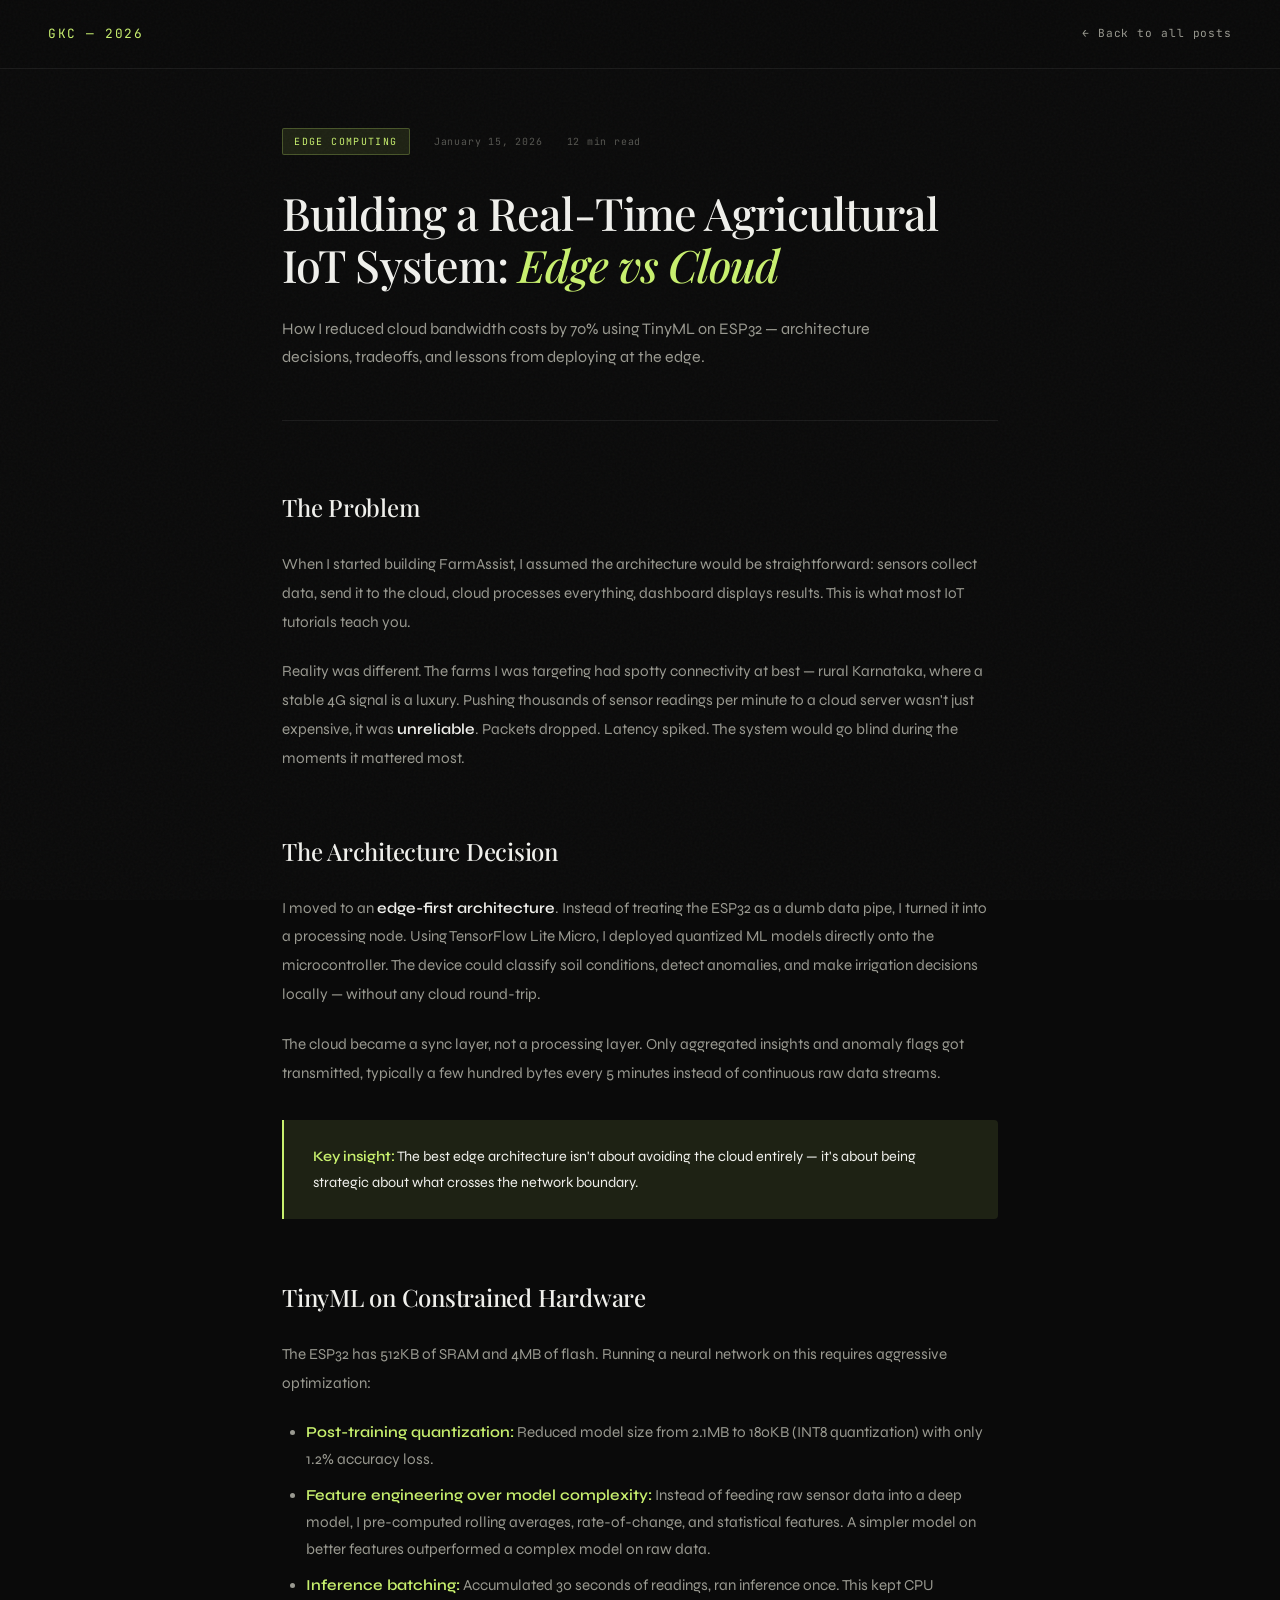
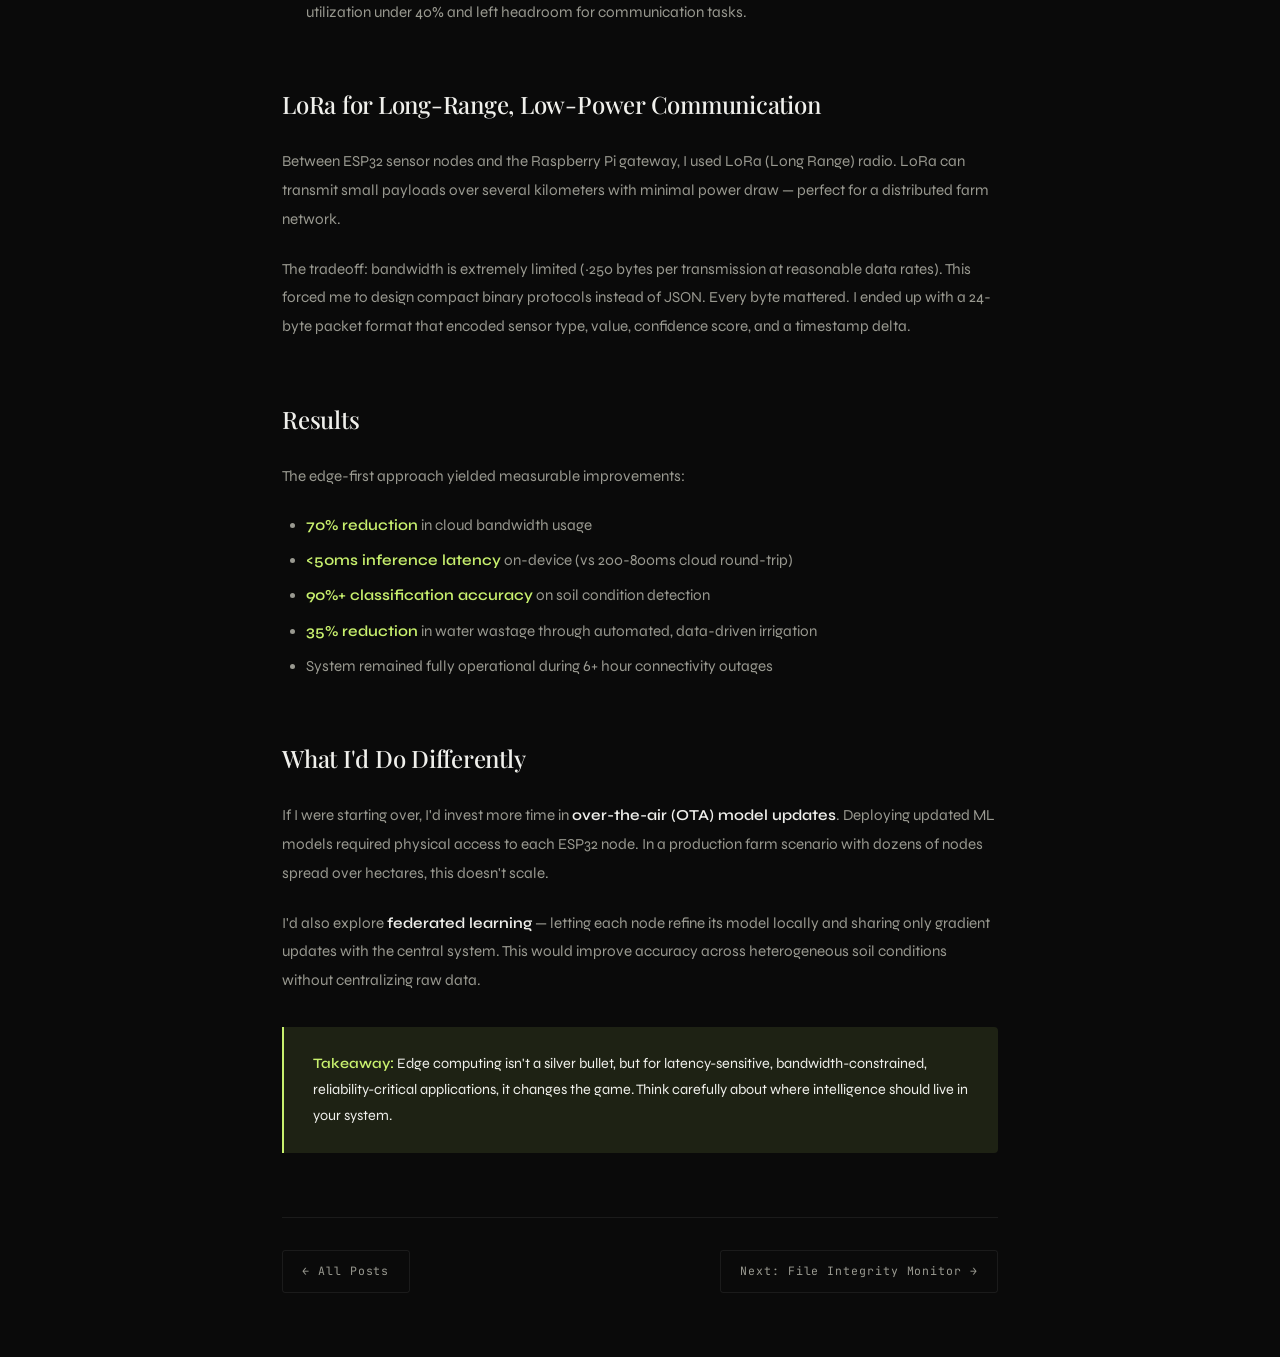
<file: blog/edge-vs-cloud.html>
<!DOCTYPE html>
<html lang="en">

<head>
    <meta charset="UTF-8" />
    <meta name="viewport" content="width=device-width, initial-scale=1.0" />
    <title>Edge vs Cloud — Gokul K.C.</title>
    <link rel="preconnect" href="https://fonts.googleapis.com">
    <link rel="preconnect" href="https://fonts.gstatic.com" crossorigin>
    <link
        href="https://fonts.googleapis.com/css2?family=Playfair+Display:ital,wght@0,400;0,500;0,600;1,400&family=Syne:wght@400;500;600;700;800&family=JetBrains+Mono:wght@300;400;500&display=swap"
        rel="stylesheet">
    <link rel="stylesheet" href="blog-style.css" />
</head>

<body>
    <nav id="nav">
        <a href="../index.html" class="nav-logo">GKC — 2026</a>
        <a href="../index.html#blog" class="back-link">&larr; Back to all posts</a>
    </nav>

    <article class="post">
        <header class="post-header">
            <div class="post-meta">
                <span class="post-tag">Edge Computing</span>
                <span class="post-date">January 15, 2026</span>
                <span class="post-read-time">12 min read</span>
            </div>
            <h1 class="post-title">Building a Real-Time Agricultural IoT System: <em>Edge vs Cloud</em></h1>
            <p class="post-subtitle">How I reduced cloud bandwidth costs by 70% using TinyML on ESP32 — architecture
                decisions, tradeoffs, and lessons from deploying at the edge.</p>
        </header>

        <div class="post-body">
            <h2>The Problem</h2>
            <p>
                When I started building FarmAssist, I assumed the architecture would be straightforward: sensors collect
                data, send it to the cloud, cloud processes everything, dashboard displays results. This is what most
                IoT tutorials teach you.
            </p>
            <p>
                Reality was different. The farms I was targeting had spotty connectivity at best — rural Karnataka,
                where a stable 4G signal is a luxury. Pushing thousands of sensor readings per minute to a cloud server
                wasn't just expensive, it was <strong>unreliable</strong>. Packets dropped. Latency spiked. The system
                would go blind during the moments it mattered most.
            </p>

            <h2>The Architecture Decision</h2>
            <p>
                I moved to an <strong>edge-first architecture</strong>. Instead of treating the ESP32 as a dumb data
                pipe, I turned it into a processing node. Using TensorFlow Lite Micro, I deployed quantized ML models
                directly onto the microcontroller. The device could classify soil conditions, detect anomalies, and make
                irrigation decisions locally — without any cloud round-trip.
            </p>
            <p>
                The cloud became a sync layer, not a processing layer. Only aggregated insights and anomaly flags got
                transmitted, typically a few hundred bytes every 5 minutes instead of continuous raw data streams.
            </p>

            <div class="post-callout">
                <strong>Key insight:</strong> The best edge architecture isn't about avoiding the cloud entirely — it's
                about being strategic about what crosses the network boundary.
            </div>

            <h2>TinyML on Constrained Hardware</h2>
            <p>
                The ESP32 has 512KB of SRAM and 4MB of flash. Running a neural network on this requires aggressive
                optimization:
            </p>
            <ul>
                <li><strong>Post-training quantization:</strong> Reduced model size from 2.1MB to 180KB (INT8
                    quantization) with only 1.2% accuracy loss.</li>
                <li><strong>Feature engineering over model complexity:</strong> Instead of feeding raw sensor data into
                    a deep model, I pre-computed rolling averages, rate-of-change, and statistical features. A simpler
                    model on better features outperformed a complex model on raw data.</li>
                <li><strong>Inference batching:</strong> Accumulated 30 seconds of readings, ran inference once. This
                    kept CPU utilization under 40% and left headroom for communication tasks.</li>
            </ul>

            <h2>LoRa for Long-Range, Low-Power Communication</h2>
            <p>
                Between ESP32 sensor nodes and the Raspberry Pi gateway, I used LoRa (Long Range) radio. LoRa can
                transmit small payloads over several kilometers with minimal power draw — perfect for a distributed farm
                network.
            </p>
            <p>
                The tradeoff: bandwidth is extremely limited (~250 bytes per transmission at reasonable data rates).
                This forced me to design compact binary protocols instead of JSON. Every byte mattered. I ended up with
                a 24-byte packet format that encoded sensor type, value, confidence score, and a timestamp delta.
            </p>

            <h2>Results</h2>
            <p>The edge-first approach yielded measurable improvements:</p>
            <ul>
                <li><strong>70% reduction</strong> in cloud bandwidth usage</li>
                <li><strong>&lt;50ms inference latency</strong> on-device (vs 200-800ms cloud round-trip)</li>
                <li><strong>90%+ classification accuracy</strong> on soil condition detection</li>
                <li><strong>35% reduction</strong> in water wastage through automated, data-driven irrigation</li>
                <li>System remained fully operational during 6+ hour connectivity outages</li>
            </ul>

            <h2>What I'd Do Differently</h2>
            <p>
                If I were starting over, I'd invest more time in <strong>over-the-air (OTA) model updates</strong>.
                Deploying updated ML models required physical access to each ESP32 node. In a production farm scenario
                with dozens of nodes spread over hectares, this doesn't scale.
            </p>
            <p>
                I'd also explore <strong>federated learning</strong> — letting each node refine its model locally and
                sharing only gradient updates with the central system. This would improve accuracy across heterogeneous
                soil conditions without centralizing raw data.
            </p>

            <div class="post-callout">
                <strong>Takeaway:</strong> Edge computing isn't a silver bullet, but for latency-sensitive,
                bandwidth-constrained, reliability-critical applications, it changes the game. Think carefully about
                where intelligence should live in your system.
            </div>
        </div>

        <footer class="post-footer">
            <div class="post-nav">
                <a href="../index.html#blog" class="post-nav-link">&larr; All Posts</a>
                <a href="file-integrity-monitor.html" class="post-nav-link">Next: File Integrity Monitor &rarr;</a>
            </div>
        </footer>
    </article>

    <script>
        const nav = document.getElementById('nav');
        window.addEventListener('scroll', () => {
            nav.classList.toggle('scrolled', window.scrollY > 60);
        }, { passive: true });
    </script>
</body>

</html>
</file>
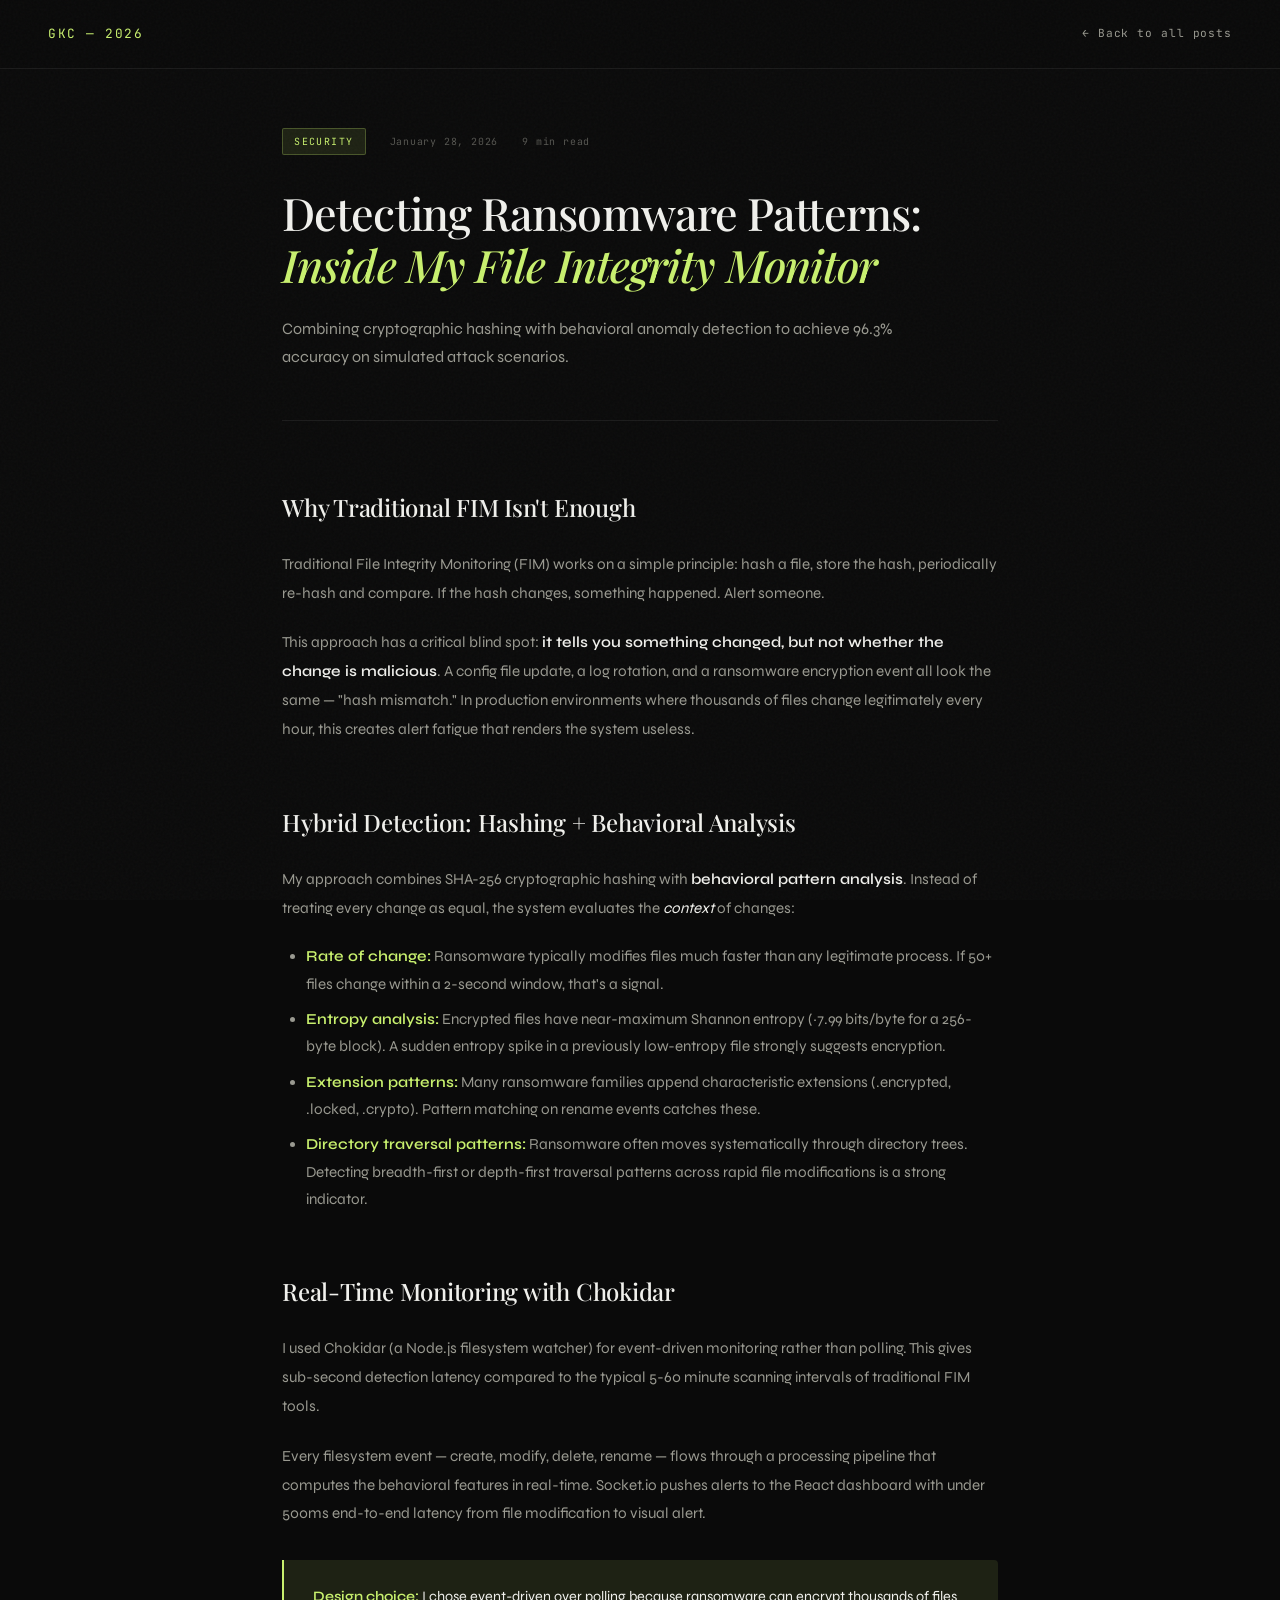
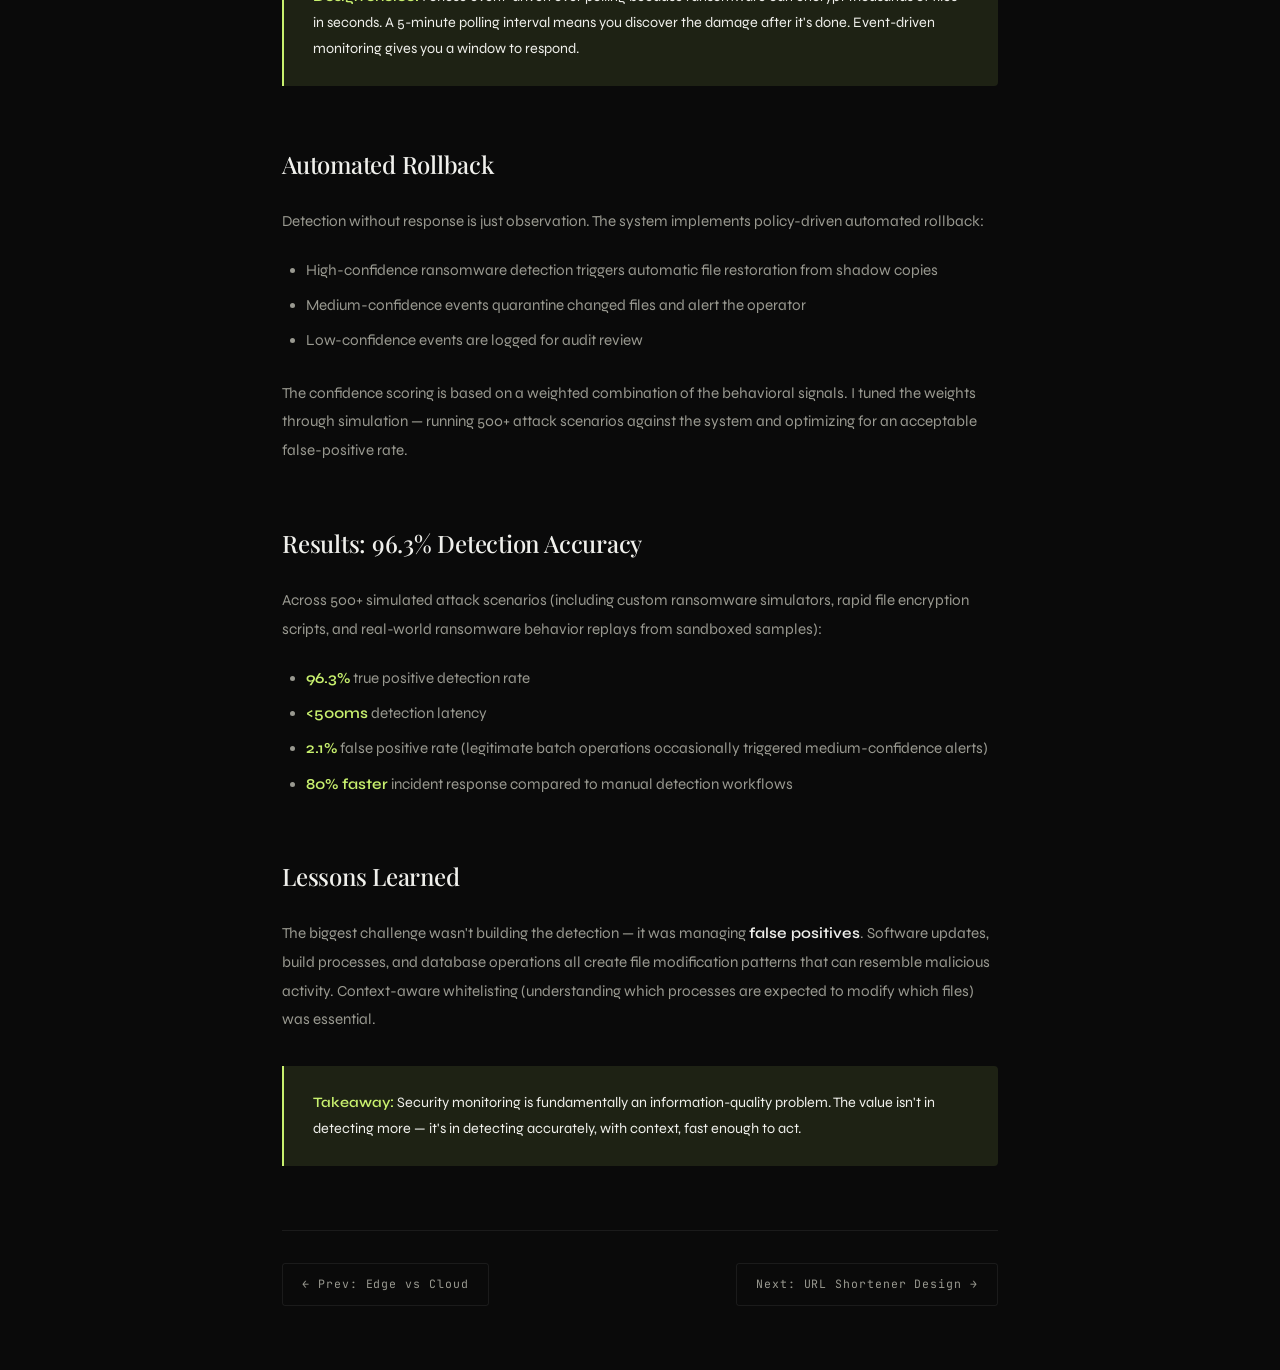
<file: blog/file-integrity-monitor.html>
<!DOCTYPE html>
<html lang="en">

<head>
    <meta charset="UTF-8" />
    <meta name="viewport" content="width=device-width, initial-scale=1.0" />
    <title>File Integrity Monitor — Gokul K.C.</title>
    <link rel="preconnect" href="https://fonts.googleapis.com">
    <link rel="preconnect" href="https://fonts.gstatic.com" crossorigin>
    <link
        href="https://fonts.googleapis.com/css2?family=Playfair+Display:ital,wght@0,400;0,500;0,600;1,400&family=Syne:wght@400;500;600;700;800&family=JetBrains+Mono:wght@300;400;500&display=swap"
        rel="stylesheet">
    <link rel="stylesheet" href="blog-style.css" />
</head>

<body>
    <nav id="nav">
        <a href="../index.html" class="nav-logo">GKC — 2026</a>
        <a href="../index.html#blog" class="back-link">&larr; Back to all posts</a>
    </nav>

    <article class="post">
        <header class="post-header">
            <div class="post-meta">
                <span class="post-tag">Security</span>
                <span class="post-date">January 28, 2026</span>
                <span class="post-read-time">9 min read</span>
            </div>
            <h1 class="post-title">Detecting Ransomware Patterns: <em>Inside My File Integrity Monitor</em></h1>
            <p class="post-subtitle">Combining cryptographic hashing with behavioral anomaly detection to achieve 96.3%
                accuracy on simulated attack scenarios.</p>
        </header>

        <div class="post-body">
            <h2>Why Traditional FIM Isn't Enough</h2>
            <p>
                Traditional File Integrity Monitoring (FIM) works on a simple principle: hash a file, store the hash,
                periodically re-hash and compare. If the hash changes, something happened. Alert someone.
            </p>
            <p>
                This approach has a critical blind spot: <strong>it tells you something changed, but not whether the
                    change is malicious</strong>. A config file update, a log rotation, and a ransomware encryption
                event all look the same — "hash mismatch." In production environments where thousands of files change
                legitimately every hour, this creates alert fatigue that renders the system useless.
            </p>

            <h2>Hybrid Detection: Hashing + Behavioral Analysis</h2>
            <p>
                My approach combines SHA-256 cryptographic hashing with <strong>behavioral pattern analysis</strong>.
                Instead of treating every change as equal, the system evaluates the <em>context</em> of changes:
            </p>
            <ul>
                <li><strong>Rate of change:</strong> Ransomware typically modifies files much faster than any legitimate
                    process. If 50+ files change within a 2-second window, that's a signal.</li>
                <li><strong>Entropy analysis:</strong> Encrypted files have near-maximum Shannon entropy (~7.99
                    bits/byte for a 256-byte block). A sudden entropy spike in a previously low-entropy file strongly
                    suggests encryption.</li>
                <li><strong>Extension patterns:</strong> Many ransomware families append characteristic extensions
                    (.encrypted, .locked, .crypto). Pattern matching on rename events catches these.</li>
                <li><strong>Directory traversal patterns:</strong> Ransomware often moves systematically through
                    directory trees. Detecting breadth-first or depth-first traversal patterns across rapid file
                    modifications is a strong indicator.</li>
            </ul>

            <h2>Real-Time Monitoring with Chokidar</h2>
            <p>
                I used Chokidar (a Node.js filesystem watcher) for event-driven monitoring rather than polling. This
                gives sub-second detection latency compared to the typical 5-60 minute scanning intervals of traditional
                FIM tools.
            </p>
            <p>
                Every filesystem event — create, modify, delete, rename — flows through a processing pipeline that
                computes the behavioral features in real-time. Socket.io pushes alerts to the React dashboard with under
                500ms end-to-end latency from file modification to visual alert.
            </p>

            <div class="post-callout">
                <strong>Design choice:</strong> I chose event-driven over polling because ransomware can encrypt
                thousands of files in seconds. A 5-minute polling interval means you discover the damage after it's
                done. Event-driven monitoring gives you a window to respond.
            </div>

            <h2>Automated Rollback</h2>
            <p>
                Detection without response is just observation. The system implements policy-driven automated rollback:
            </p>
            <ul>
                <li>High-confidence ransomware detection triggers automatic file restoration from shadow copies</li>
                <li>Medium-confidence events quarantine changed files and alert the operator</li>
                <li>Low-confidence events are logged for audit review</li>
            </ul>
            <p>
                The confidence scoring is based on a weighted combination of the behavioral signals. I tuned the weights
                through simulation — running 500+ attack scenarios against the system and optimizing for an acceptable
                false-positive rate.
            </p>

            <h2>Results: 96.3% Detection Accuracy</h2>
            <p>
                Across 500+ simulated attack scenarios (including custom ransomware simulators, rapid file encryption
                scripts, and real-world ransomware behavior replays from sandboxed samples):
            </p>
            <ul>
                <li><strong>96.3%</strong> true positive detection rate</li>
                <li><strong>&lt;500ms</strong> detection latency</li>
                <li><strong>2.1%</strong> false positive rate (legitimate batch operations occasionally triggered
                    medium-confidence alerts)</li>
                <li><strong>80% faster</strong> incident response compared to manual detection workflows</li>
            </ul>

            <h2>Lessons Learned</h2>
            <p>
                The biggest challenge wasn't building the detection — it was managing <strong>false positives</strong>.
                Software updates, build processes, and database operations all create file modification patterns that
                can resemble malicious activity. Context-aware whitelisting (understanding which processes are expected
                to modify which files) was essential.
            </p>

            <div class="post-callout">
                <strong>Takeaway:</strong> Security monitoring is fundamentally an information-quality problem. The
                value isn't in detecting more — it's in detecting accurately, with context, fast enough to act.
            </div>
        </div>

        <footer class="post-footer">
            <div class="post-nav">
                <a href="edge-vs-cloud.html" class="post-nav-link">&larr; Prev: Edge vs Cloud</a>
                <a href="url-shortener-design.html" class="post-nav-link">Next: URL Shortener Design &rarr;</a>
            </div>
        </footer>
    </article>

    <script>
        const nav = document.getElementById('nav');
        window.addEventListener('scroll', () => {
            nav.classList.toggle('scrolled', window.scrollY > 60);
        }, { passive: true });
    </script>
</body>

</html>
</file>
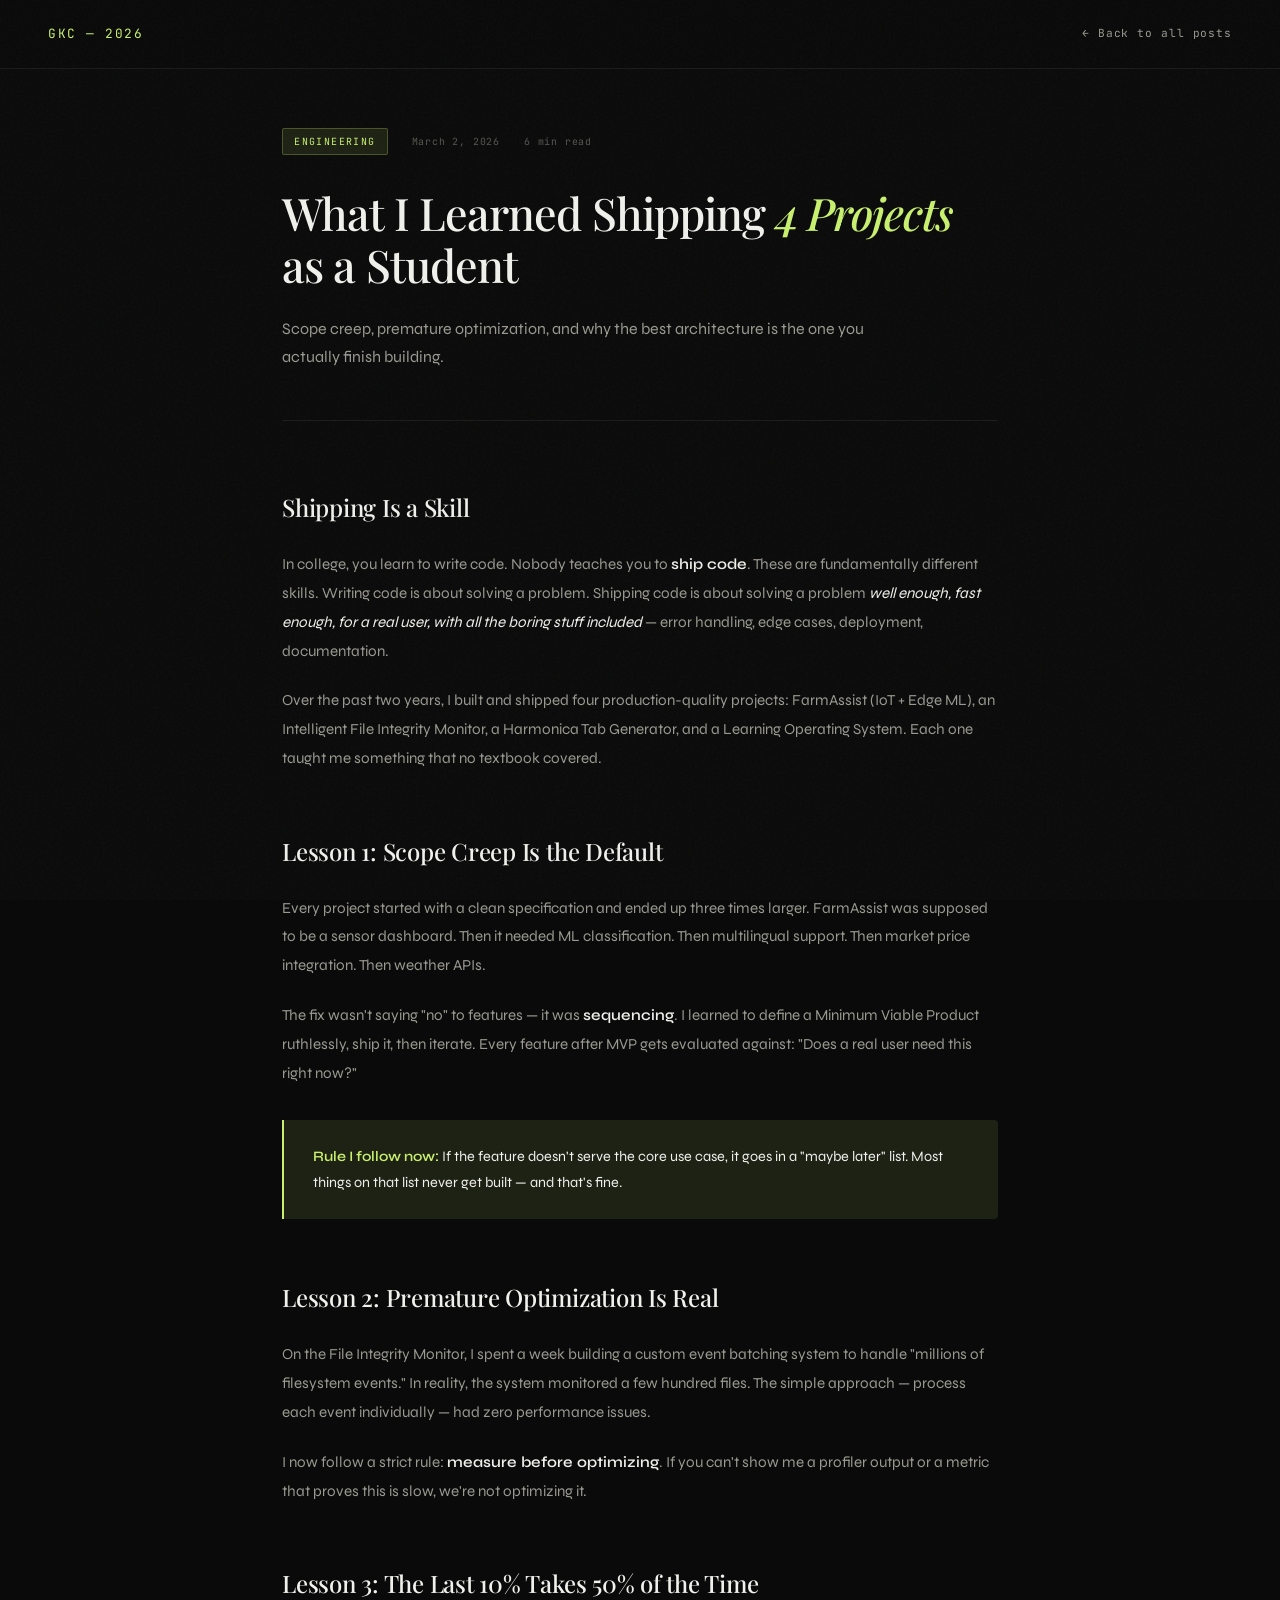
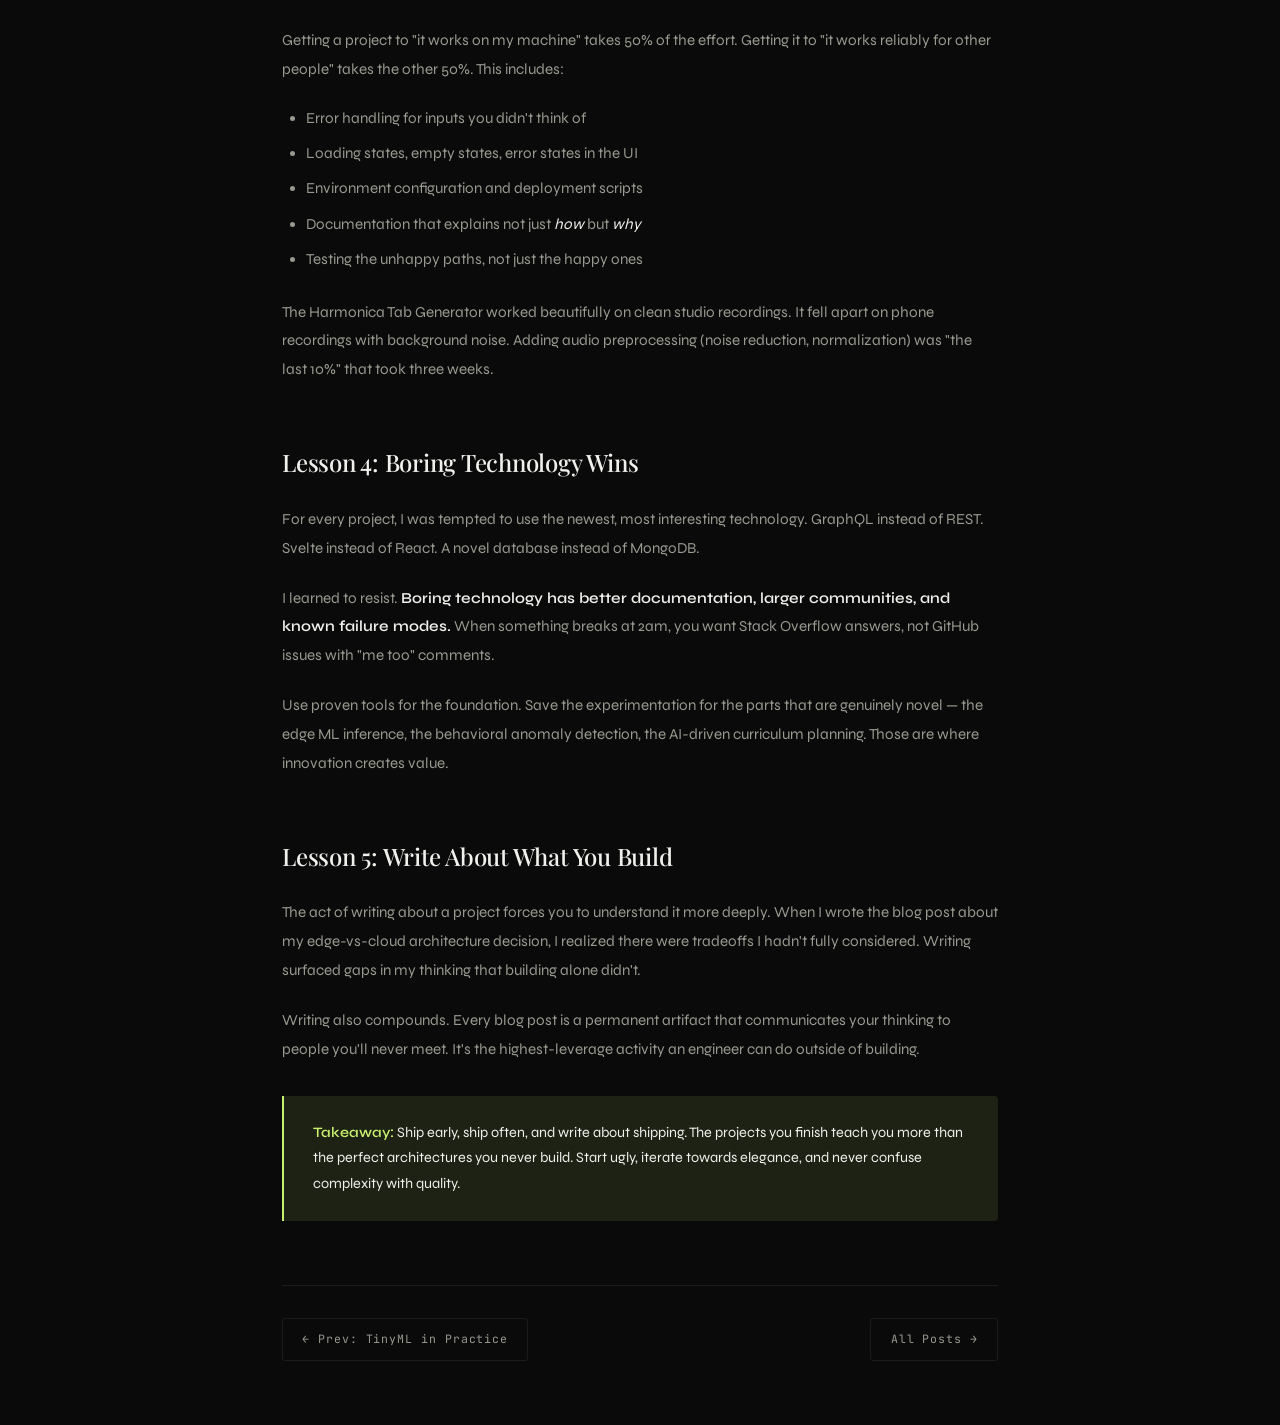
<file: blog/lessons-from-shipping.html>
<!DOCTYPE html>
<html lang="en">

<head>
    <meta charset="UTF-8" />
    <meta name="viewport" content="width=device-width, initial-scale=1.0" />
    <title>Lessons from Shipping — Gokul K.C.</title>
    <link rel="preconnect" href="https://fonts.googleapis.com">
    <link rel="preconnect" href="https://fonts.gstatic.com" crossorigin>
    <link
        href="https://fonts.googleapis.com/css2?family=Playfair+Display:ital,wght@0,400;0,500;0,600;1,400&family=Syne:wght@400;500;600;700;800&family=JetBrains+Mono:wght@300;400;500&display=swap"
        rel="stylesheet">
    <link rel="stylesheet" href="blog-style.css" />
</head>

<body>
    <nav id="nav">
        <a href="../index.html" class="nav-logo">GKC — 2026</a>
        <a href="../index.html#blog" class="back-link">&larr; Back to all posts</a>
    </nav>

    <article class="post">
        <header class="post-header">
            <div class="post-meta">
                <span class="post-tag">Engineering</span>
                <span class="post-date">March 2, 2026</span>
                <span class="post-read-time">6 min read</span>
            </div>
            <h1 class="post-title">What I Learned Shipping <em>4 Projects</em> as a Student</h1>
            <p class="post-subtitle">Scope creep, premature optimization, and why the best architecture is the one you
                actually finish building.</p>
        </header>

        <div class="post-body">
            <h2>Shipping Is a Skill</h2>
            <p>
                In college, you learn to write code. Nobody teaches you to <strong>ship code</strong>. These are
                fundamentally different skills. Writing code is about solving a problem. Shipping code is about solving
                a problem <em>well enough, fast enough, for a real user, with all the boring stuff included</em> — error
                handling, edge cases, deployment, documentation.
            </p>
            <p>
                Over the past two years, I built and shipped four production-quality projects: FarmAssist (IoT + Edge
                ML), an Intelligent File Integrity Monitor, a Harmonica Tab Generator, and a Learning Operating System.
                Each one taught me something that no textbook covered.
            </p>

            <h2>Lesson 1: Scope Creep Is the Default</h2>
            <p>
                Every project started with a clean specification and ended up three times larger. FarmAssist was
                supposed to be a sensor dashboard. Then it needed ML classification. Then multilingual support. Then
                market price integration. Then weather APIs.
            </p>
            <p>
                The fix wasn't saying "no" to features — it was <strong>sequencing</strong>. I learned to define a
                Minimum Viable Product ruthlessly, ship it, then iterate. Every feature after MVP gets evaluated
                against: "Does a real user need this right now?"
            </p>

            <div class="post-callout">
                <strong>Rule I follow now:</strong> If the feature doesn't serve the core use case, it goes in a "maybe
                later" list. Most things on that list never get built — and that's fine.
            </div>

            <h2>Lesson 2: Premature Optimization Is Real</h2>
            <p>
                On the File Integrity Monitor, I spent a week building a custom event batching system to handle
                "millions of filesystem events." In reality, the system monitored a few hundred files. The simple
                approach — process each event individually — had zero performance issues.
            </p>
            <p>
                I now follow a strict rule: <strong>measure before optimizing</strong>. If you can't show me a profiler
                output or a metric that proves this is slow, we're not optimizing it.
            </p>

            <h2>Lesson 3: The Last 10% Takes 50% of the Time</h2>
            <p>
                Getting a project to "it works on my machine" takes 50% of the effort. Getting it to "it works reliably
                for other people" takes the other 50%. This includes:
            </p>
            <ul>
                <li>Error handling for inputs you didn't think of</li>
                <li>Loading states, empty states, error states in the UI</li>
                <li>Environment configuration and deployment scripts</li>
                <li>Documentation that explains not just <em>how</em> but <em>why</em></li>
                <li>Testing the unhappy paths, not just the happy ones</li>
            </ul>
            <p>
                The Harmonica Tab Generator worked beautifully on clean studio recordings. It fell apart on phone
                recordings with background noise. Adding audio preprocessing (noise reduction, normalization) was "the
                last 10%" that took three weeks.
            </p>

            <h2>Lesson 4: Boring Technology Wins</h2>
            <p>
                For every project, I was tempted to use the newest, most interesting technology. GraphQL instead of
                REST. Svelte instead of React. A novel database instead of MongoDB.
            </p>
            <p>
                I learned to resist. <strong>Boring technology has better documentation, larger communities, and known
                    failure modes.</strong> When something breaks at 2am, you want Stack Overflow answers, not GitHub
                issues with "me too" comments.
            </p>
            <p>
                Use proven tools for the foundation. Save the experimentation for the parts that are genuinely novel —
                the edge ML inference, the behavioral anomaly detection, the AI-driven curriculum planning. Those are
                where innovation creates value.
            </p>

            <h2>Lesson 5: Write About What You Build</h2>
            <p>
                The act of writing about a project forces you to understand it more deeply. When I wrote the blog post
                about my edge-vs-cloud architecture decision, I realized there were tradeoffs I hadn't fully considered.
                Writing surfaced gaps in my thinking that building alone didn't.
            </p>
            <p>
                Writing also compounds. Every blog post is a permanent artifact that communicates your thinking to
                people you'll never meet. It's the highest-leverage activity an engineer can do outside of building.
            </p>

            <div class="post-callout">
                <strong>Takeaway:</strong> Ship early, ship often, and write about shipping. The projects you finish
                teach you more than the perfect architectures you never build. Start ugly, iterate towards elegance, and
                never confuse complexity with quality.
            </div>
        </div>

        <footer class="post-footer">
            <div class="post-nav">
                <a href="tinyml-edge-inference.html" class="post-nav-link">&larr; Prev: TinyML in Practice</a>
                <a href="../index.html#blog" class="post-nav-link">All Posts &rarr;</a>
            </div>
        </footer>
    </article>

    <script>
        const nav = document.getElementById('nav');
        window.addEventListener('scroll', () => {
            nav.classList.toggle('scrolled', window.scrollY > 60);
        }, { passive: true });
    </script>
</body>

</html>
</file>
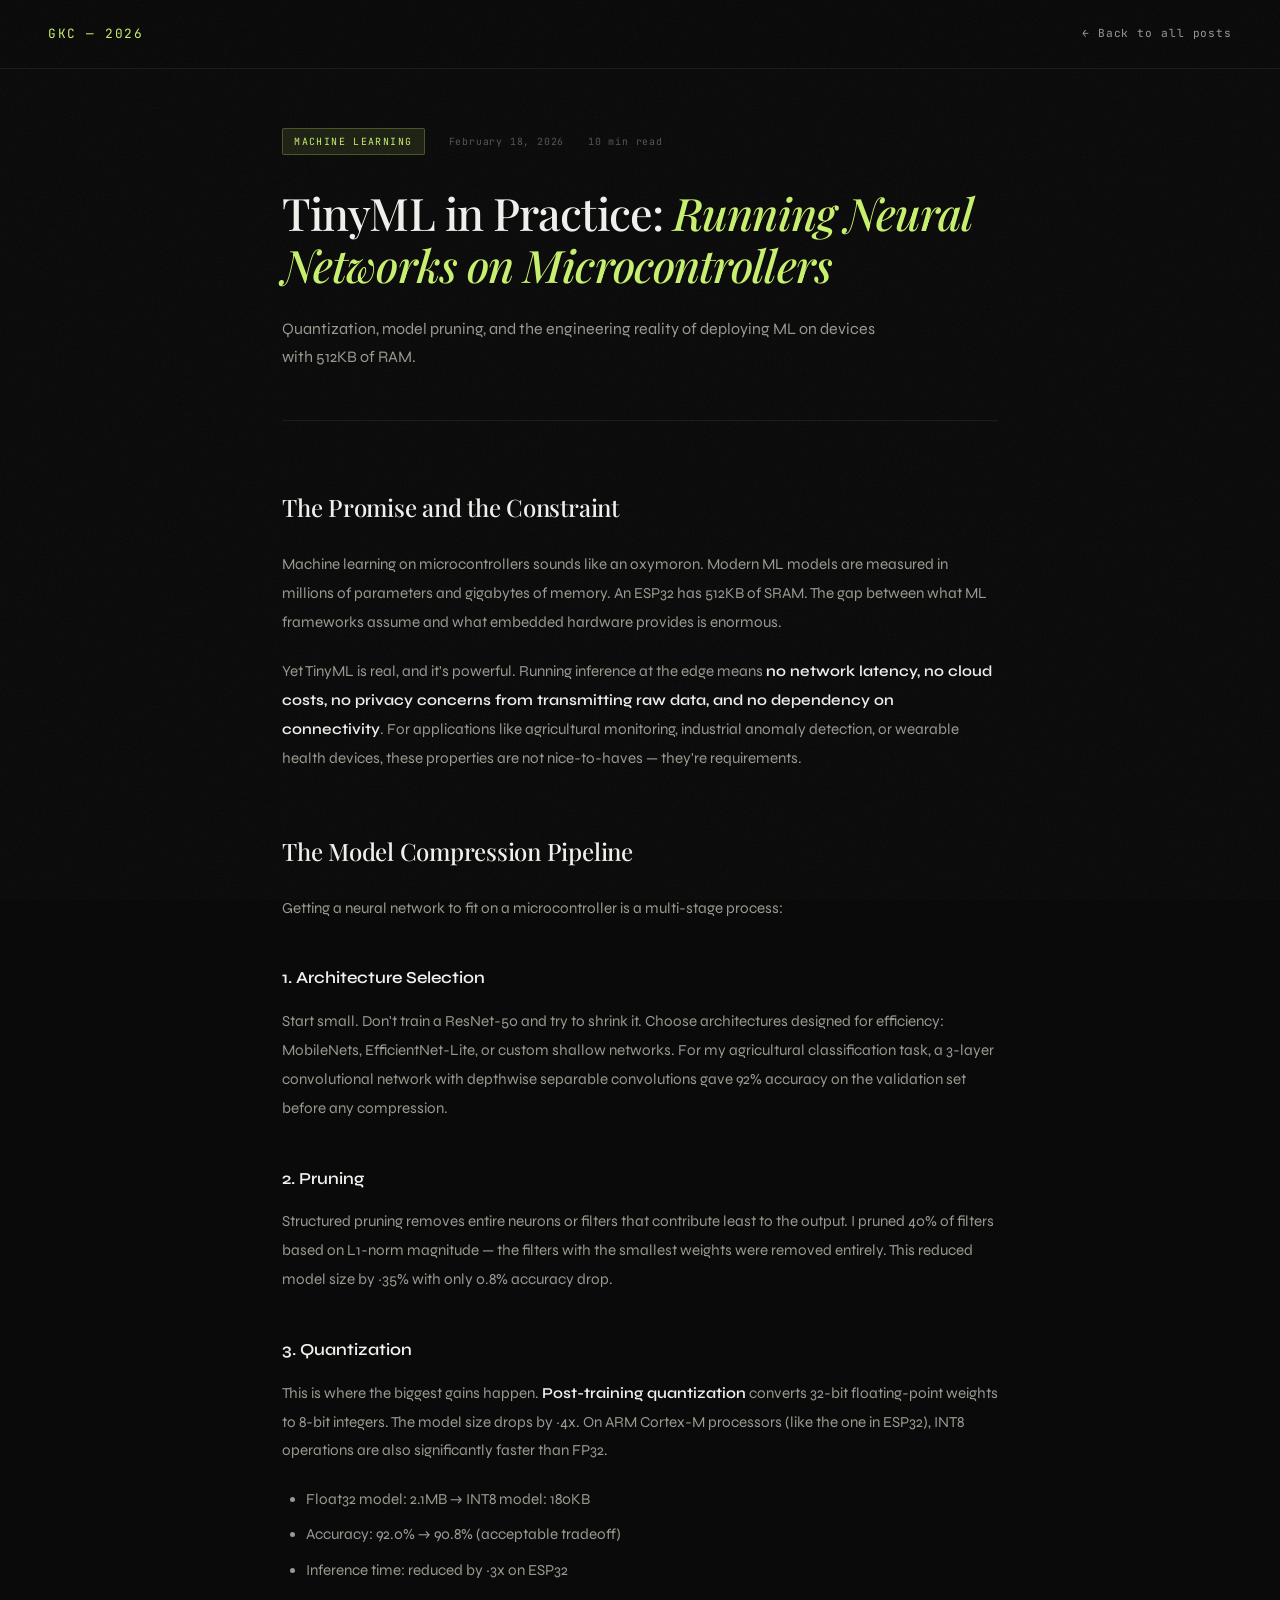
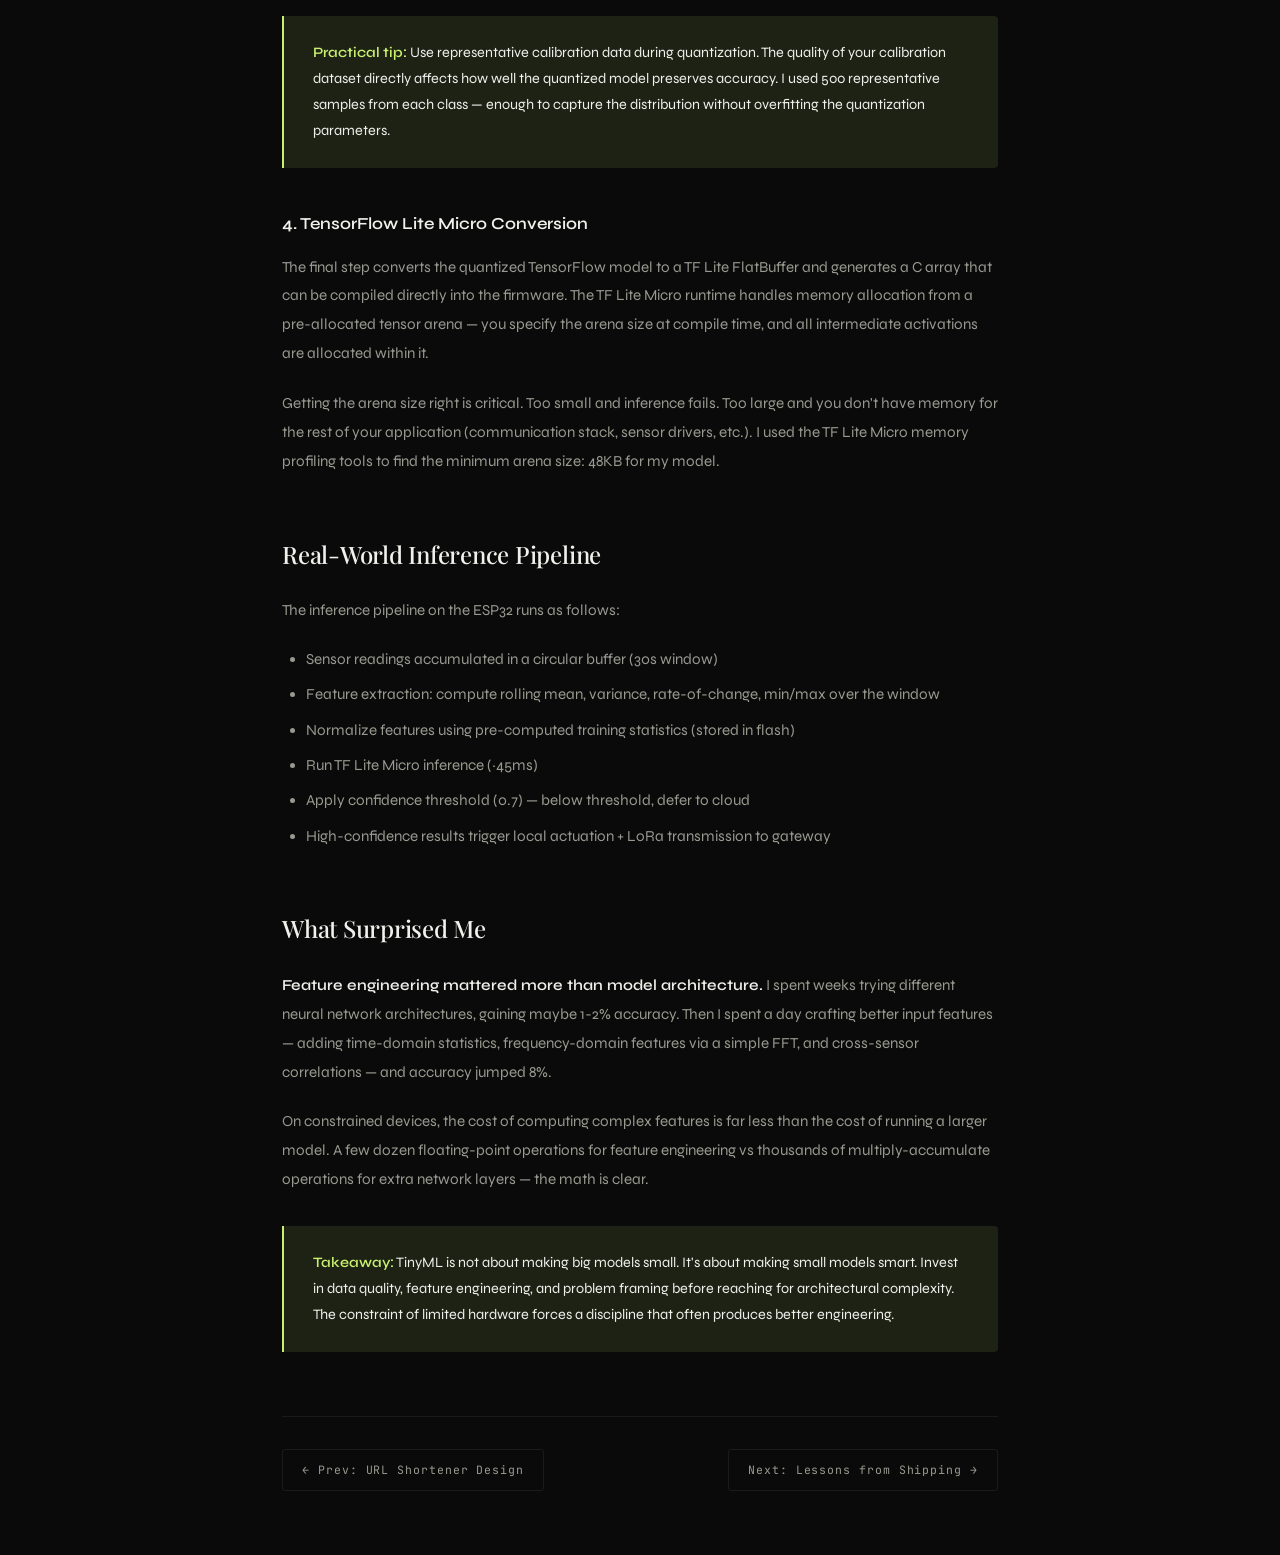
<file: blog/tinyml-edge-inference.html>
<!DOCTYPE html>
<html lang="en">

<head>
    <meta charset="UTF-8" />
    <meta name="viewport" content="width=device-width, initial-scale=1.0" />
    <title>TinyML in Practice — Gokul K.C.</title>
    <link rel="preconnect" href="https://fonts.googleapis.com">
    <link rel="preconnect" href="https://fonts.gstatic.com" crossorigin>
    <link
        href="https://fonts.googleapis.com/css2?family=Playfair+Display:ital,wght@0,400;0,500;0,600;1,400&family=Syne:wght@400;500;600;700;800&family=JetBrains+Mono:wght@300;400;500&display=swap"
        rel="stylesheet">
    <link rel="stylesheet" href="blog-style.css" />
</head>

<body>
    <nav id="nav">
        <a href="../index.html" class="nav-logo">GKC — 2026</a>
        <a href="../index.html#blog" class="back-link">&larr; Back to all posts</a>
    </nav>

    <article class="post">
        <header class="post-header">
            <div class="post-meta">
                <span class="post-tag">Machine Learning</span>
                <span class="post-date">February 18, 2026</span>
                <span class="post-read-time">10 min read</span>
            </div>
            <h1 class="post-title">TinyML in Practice: <em>Running Neural Networks on Microcontrollers</em></h1>
            <p class="post-subtitle">Quantization, model pruning, and the engineering reality of deploying ML on devices
                with 512KB of RAM.</p>
        </header>

        <div class="post-body">
            <h2>The Promise and the Constraint</h2>
            <p>
                Machine learning on microcontrollers sounds like an oxymoron. Modern ML models are measured in millions
                of parameters and gigabytes of memory. An ESP32 has 512KB of SRAM. The gap between what ML frameworks
                assume and what embedded hardware provides is enormous.
            </p>
            <p>
                Yet TinyML is real, and it's powerful. Running inference at the edge means <strong>no network latency,
                    no cloud costs, no privacy concerns from transmitting raw data, and no dependency on
                    connectivity</strong>. For applications like agricultural monitoring, industrial anomaly detection,
                or wearable health devices, these properties are not nice-to-haves — they're requirements.
            </p>

            <h2>The Model Compression Pipeline</h2>
            <p>Getting a neural network to fit on a microcontroller is a multi-stage process:</p>

            <h3>1. Architecture Selection</h3>
            <p>
                Start small. Don't train a ResNet-50 and try to shrink it. Choose architectures designed for efficiency:
                MobileNets, EfficientNet-Lite, or custom shallow networks. For my agricultural classification task, a
                3-layer convolutional network with depthwise separable convolutions gave 92% accuracy on the validation
                set before any compression.
            </p>

            <h3>2. Pruning</h3>
            <p>
                Structured pruning removes entire neurons or filters that contribute least to the output. I pruned 40%
                of filters based on L1-norm magnitude — the filters with the smallest weights were removed entirely.
                This reduced model size by ~35% with only 0.8% accuracy drop.
            </p>

            <h3>3. Quantization</h3>
            <p>
                This is where the biggest gains happen. <strong>Post-training quantization</strong> converts 32-bit
                floating-point weights to 8-bit integers. The model size drops by ~4x. On ARM Cortex-M processors (like
                the one in ESP32), INT8 operations are also significantly faster than FP32.
            </p>
            <ul>
                <li>Float32 model: 2.1MB → INT8 model: 180KB</li>
                <li>Accuracy: 92.0% → 90.8% (acceptable tradeoff)</li>
                <li>Inference time: reduced by ~3x on ESP32</li>
            </ul>

            <div class="post-callout">
                <strong>Practical tip:</strong> Use representative calibration data during quantization. The quality of
                your calibration dataset directly affects how well the quantized model preserves accuracy. I used 500
                representative samples from each class — enough to capture the distribution without overfitting the
                quantization parameters.
            </div>

            <h3>4. TensorFlow Lite Micro Conversion</h3>
            <p>
                The final step converts the quantized TensorFlow model to a TF Lite FlatBuffer and generates a C array
                that can be compiled directly into the firmware. The TF Lite Micro runtime handles memory allocation
                from a pre-allocated tensor arena — you specify the arena size at compile time, and all intermediate
                activations are allocated within it.
            </p>
            <p>
                Getting the arena size right is critical. Too small and inference fails. Too large and you don't have
                memory for the rest of your application (communication stack, sensor drivers, etc.). I used the TF Lite
                Micro memory profiling tools to find the minimum arena size: 48KB for my model.
            </p>

            <h2>Real-World Inference Pipeline</h2>
            <p>The inference pipeline on the ESP32 runs as follows:</p>
            <ul>
                <li>Sensor readings accumulated in a circular buffer (30s window)</li>
                <li>Feature extraction: compute rolling mean, variance, rate-of-change, min/max over the window</li>
                <li>Normalize features using pre-computed training statistics (stored in flash)</li>
                <li>Run TF Lite Micro inference (~45ms)</li>
                <li>Apply confidence threshold (0.7) — below threshold, defer to cloud</li>
                <li>High-confidence results trigger local actuation + LoRa transmission to gateway</li>
            </ul>

            <h2>What Surprised Me</h2>
            <p>
                <strong>Feature engineering mattered more than model architecture.</strong> I spent weeks trying
                different neural network architectures, gaining maybe 1-2% accuracy. Then I spent a day crafting better
                input features — adding time-domain statistics, frequency-domain features via a simple FFT, and
                cross-sensor correlations — and accuracy jumped 8%.
            </p>
            <p>
                On constrained devices, the cost of computing complex features is far less than the cost of running a
                larger model. A few dozen floating-point operations for feature engineering vs thousands of
                multiply-accumulate operations for extra network layers — the math is clear.
            </p>

            <div class="post-callout">
                <strong>Takeaway:</strong> TinyML is not about making big models small. It's about making small models
                smart. Invest in data quality, feature engineering, and problem framing before reaching for
                architectural complexity. The constraint of limited hardware forces a discipline that often produces
                better engineering.
            </div>
        </div>

        <footer class="post-footer">
            <div class="post-nav">
                <a href="url-shortener-design.html" class="post-nav-link">&larr; Prev: URL Shortener Design</a>
                <a href="lessons-from-shipping.html" class="post-nav-link">Next: Lessons from Shipping &rarr;</a>
            </div>
        </footer>
    </article>

    <script>
        const nav = document.getElementById('nav');
        window.addEventListener('scroll', () => {
            nav.classList.toggle('scrolled', window.scrollY > 60);
        }, { passive: true });
    </script>
</body>

</html>
</file>
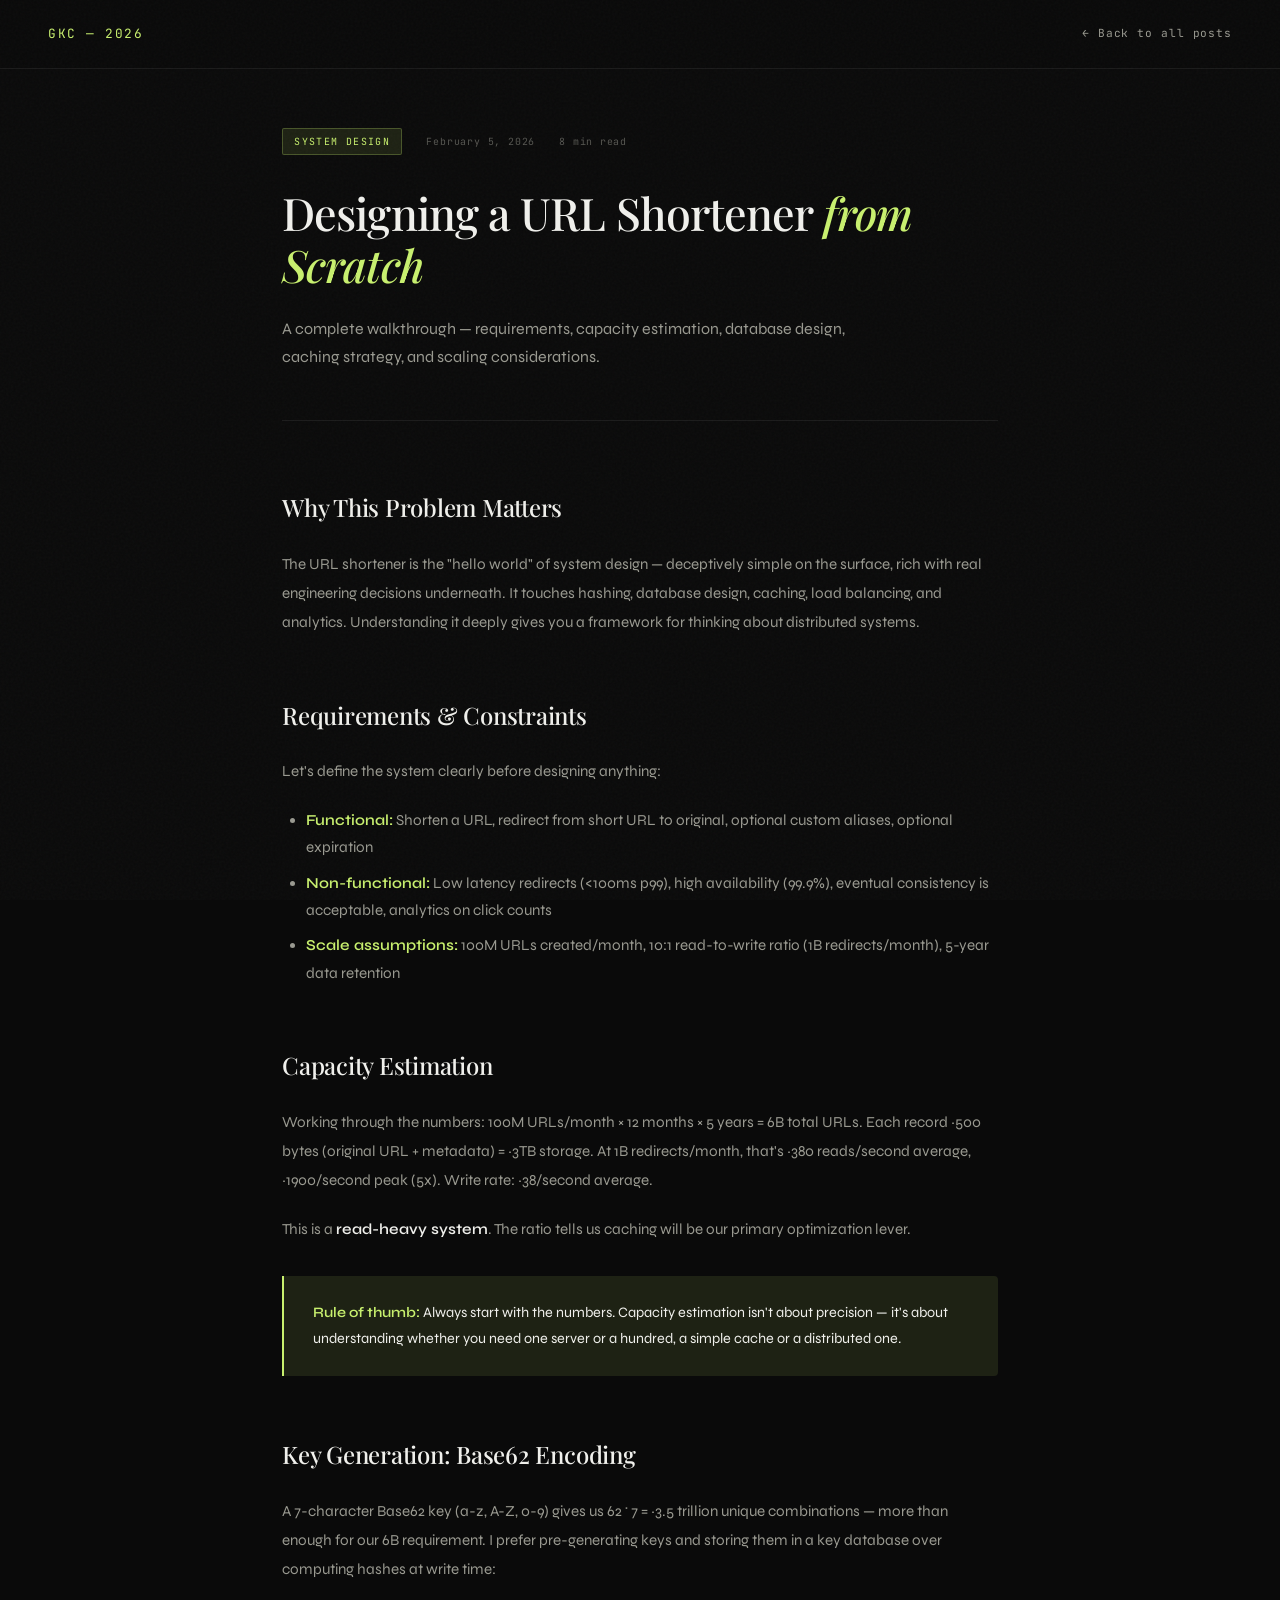
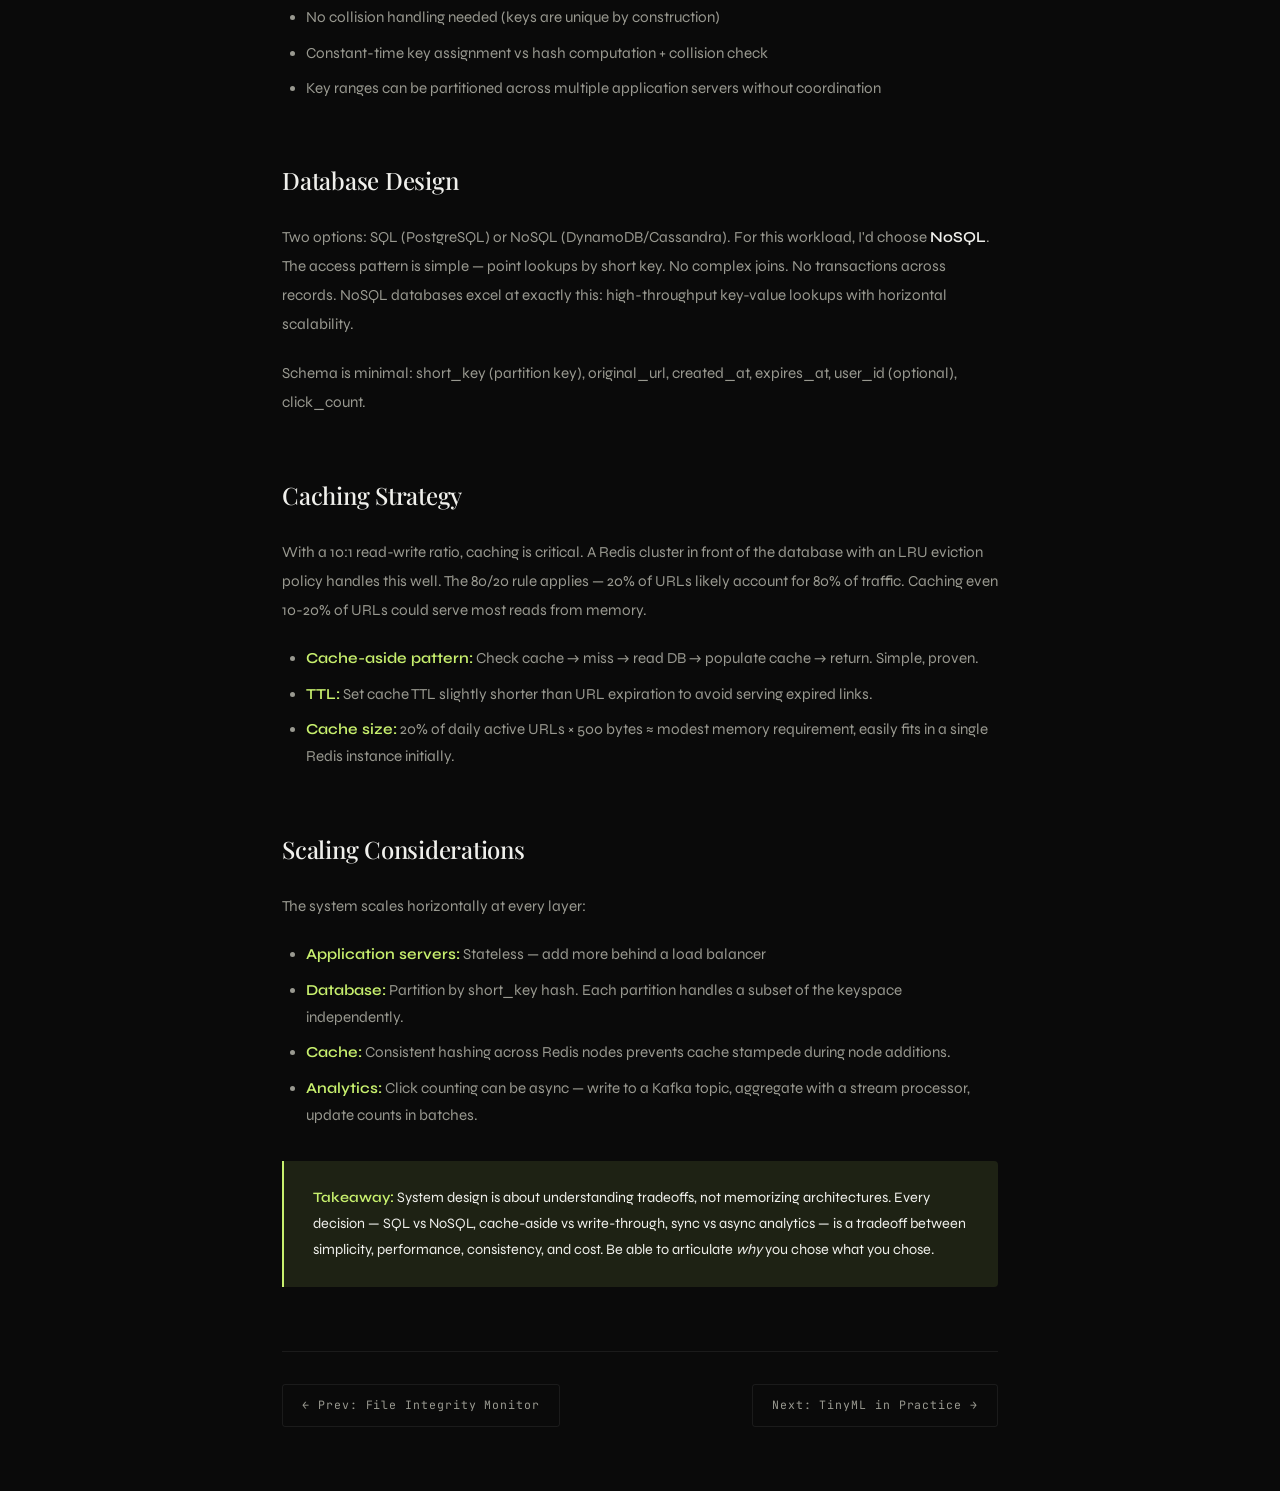
<file: blog/url-shortener-design.html>
<!DOCTYPE html>
<html lang="en">

<head>
    <meta charset="UTF-8" />
    <meta name="viewport" content="width=device-width, initial-scale=1.0" />
    <title>URL Shortener Design — Gokul K.C.</title>
    <link rel="preconnect" href="https://fonts.googleapis.com">
    <link rel="preconnect" href="https://fonts.gstatic.com" crossorigin>
    <link
        href="https://fonts.googleapis.com/css2?family=Playfair+Display:ital,wght@0,400;0,500;0,600;1,400&family=Syne:wght@400;500;600;700;800&family=JetBrains+Mono:wght@300;400;500&display=swap"
        rel="stylesheet">
    <link rel="stylesheet" href="blog-style.css" />
</head>

<body>
    <nav id="nav">
        <a href="../index.html" class="nav-logo">GKC — 2026</a>
        <a href="../index.html#blog" class="back-link">&larr; Back to all posts</a>
    </nav>

    <article class="post">
        <header class="post-header">
            <div class="post-meta">
                <span class="post-tag">System Design</span>
                <span class="post-date">February 5, 2026</span>
                <span class="post-read-time">8 min read</span>
            </div>
            <h1 class="post-title">Designing a URL Shortener <em>from Scratch</em></h1>
            <p class="post-subtitle">A complete walkthrough — requirements, capacity estimation, database design,
                caching strategy, and scaling considerations.</p>
        </header>

        <div class="post-body">
            <h2>Why This Problem Matters</h2>
            <p>
                The URL shortener is the "hello world" of system design — deceptively simple on the surface, rich with
                real engineering decisions underneath. It touches hashing, database design, caching, load balancing, and
                analytics. Understanding it deeply gives you a framework for thinking about distributed systems.
            </p>

            <h2>Requirements & Constraints</h2>
            <p>Let's define the system clearly before designing anything:</p>
            <ul>
                <li><strong>Functional:</strong> Shorten a URL, redirect from short URL to original, optional custom
                    aliases, optional expiration</li>
                <li><strong>Non-functional:</strong> Low latency redirects (&lt;100ms p99), high availability (99.9%),
                    eventual consistency is acceptable, analytics on click counts</li>
                <li><strong>Scale assumptions:</strong> 100M URLs created/month, 10:1 read-to-write ratio (1B
                    redirects/month), 5-year data retention</li>
            </ul>

            <h2>Capacity Estimation</h2>
            <p>
                Working through the numbers: 100M URLs/month × 12 months × 5 years = 6B total URLs. Each record ~500
                bytes (original URL + metadata) = ~3TB storage. At 1B redirects/month, that's ~380 reads/second average,
                ~1900/second peak (5x). Write rate: ~38/second average.
            </p>
            <p>
                This is a <strong>read-heavy system</strong>. The ratio tells us caching will be our primary
                optimization lever.
            </p>

            <div class="post-callout">
                <strong>Rule of thumb:</strong> Always start with the numbers. Capacity estimation isn't about precision
                — it's about understanding whether you need one server or a hundred, a simple cache or a distributed
                one.
            </div>

            <h2>Key Generation: Base62 Encoding</h2>
            <p>
                A 7-character Base62 key (a-z, A-Z, 0-9) gives us 62^7 = ~3.5 trillion unique combinations — more than
                enough for our 6B requirement. I prefer pre-generating keys and storing them in a key database over
                computing hashes at write time:
            </p>
            <ul>
                <li>No collision handling needed (keys are unique by construction)</li>
                <li>Constant-time key assignment vs hash computation + collision check</li>
                <li>Key ranges can be partitioned across multiple application servers without coordination</li>
            </ul>

            <h2>Database Design</h2>
            <p>
                Two options: SQL (PostgreSQL) or NoSQL (DynamoDB/Cassandra). For this workload, I'd choose
                <strong>NoSQL</strong>. The access pattern is simple — point lookups by short key. No complex joins. No
                transactions across records. NoSQL databases excel at exactly this: high-throughput key-value lookups
                with horizontal scalability.
            </p>
            <p>
                Schema is minimal: short_key (partition key), original_url, created_at, expires_at, user_id (optional),
                click_count.
            </p>

            <h2>Caching Strategy</h2>
            <p>
                With a 10:1 read-write ratio, caching is critical. A Redis cluster in front of the database with an LRU
                eviction policy handles this well. The 80/20 rule applies — 20% of URLs likely account for 80% of
                traffic. Caching even 10-20% of URLs could serve most reads from memory.
            </p>
            <ul>
                <li><strong>Cache-aside pattern:</strong> Check cache → miss → read DB → populate cache → return.
                    Simple, proven.</li>
                <li><strong>TTL:</strong> Set cache TTL slightly shorter than URL expiration to avoid serving expired
                    links.</li>
                <li><strong>Cache size:</strong> 20% of daily active URLs × 500 bytes ≈ modest memory requirement,
                    easily fits in a single Redis instance initially.</li>
            </ul>

            <h2>Scaling Considerations</h2>
            <p>The system scales horizontally at every layer:</p>
            <ul>
                <li><strong>Application servers:</strong> Stateless — add more behind a load balancer</li>
                <li><strong>Database:</strong> Partition by short_key hash. Each partition handles a subset of the
                    keyspace independently.</li>
                <li><strong>Cache:</strong> Consistent hashing across Redis nodes prevents cache stampede during node
                    additions.</li>
                <li><strong>Analytics:</strong> Click counting can be async — write to a Kafka topic, aggregate with a
                    stream processor, update counts in batches.</li>
            </ul>

            <div class="post-callout">
                <strong>Takeaway:</strong> System design is about understanding tradeoffs, not memorizing architectures.
                Every decision — SQL vs NoSQL, cache-aside vs write-through, sync vs async analytics — is a tradeoff
                between simplicity, performance, consistency, and cost. Be able to articulate <em>why</em> you chose
                what you chose.
            </div>
        </div>

        <footer class="post-footer">
            <div class="post-nav">
                <a href="file-integrity-monitor.html" class="post-nav-link">&larr; Prev: File Integrity Monitor</a>
                <a href="tinyml-edge-inference.html" class="post-nav-link">Next: TinyML in Practice &rarr;</a>
            </div>
        </footer>
    </article>

    <script>
        const nav = document.getElementById('nav');
        window.addEventListener('scroll', () => {
            nav.classList.toggle('scrolled', window.scrollY > 60);
        }, { passive: true });
    </script>
</body>

</html>
</file>
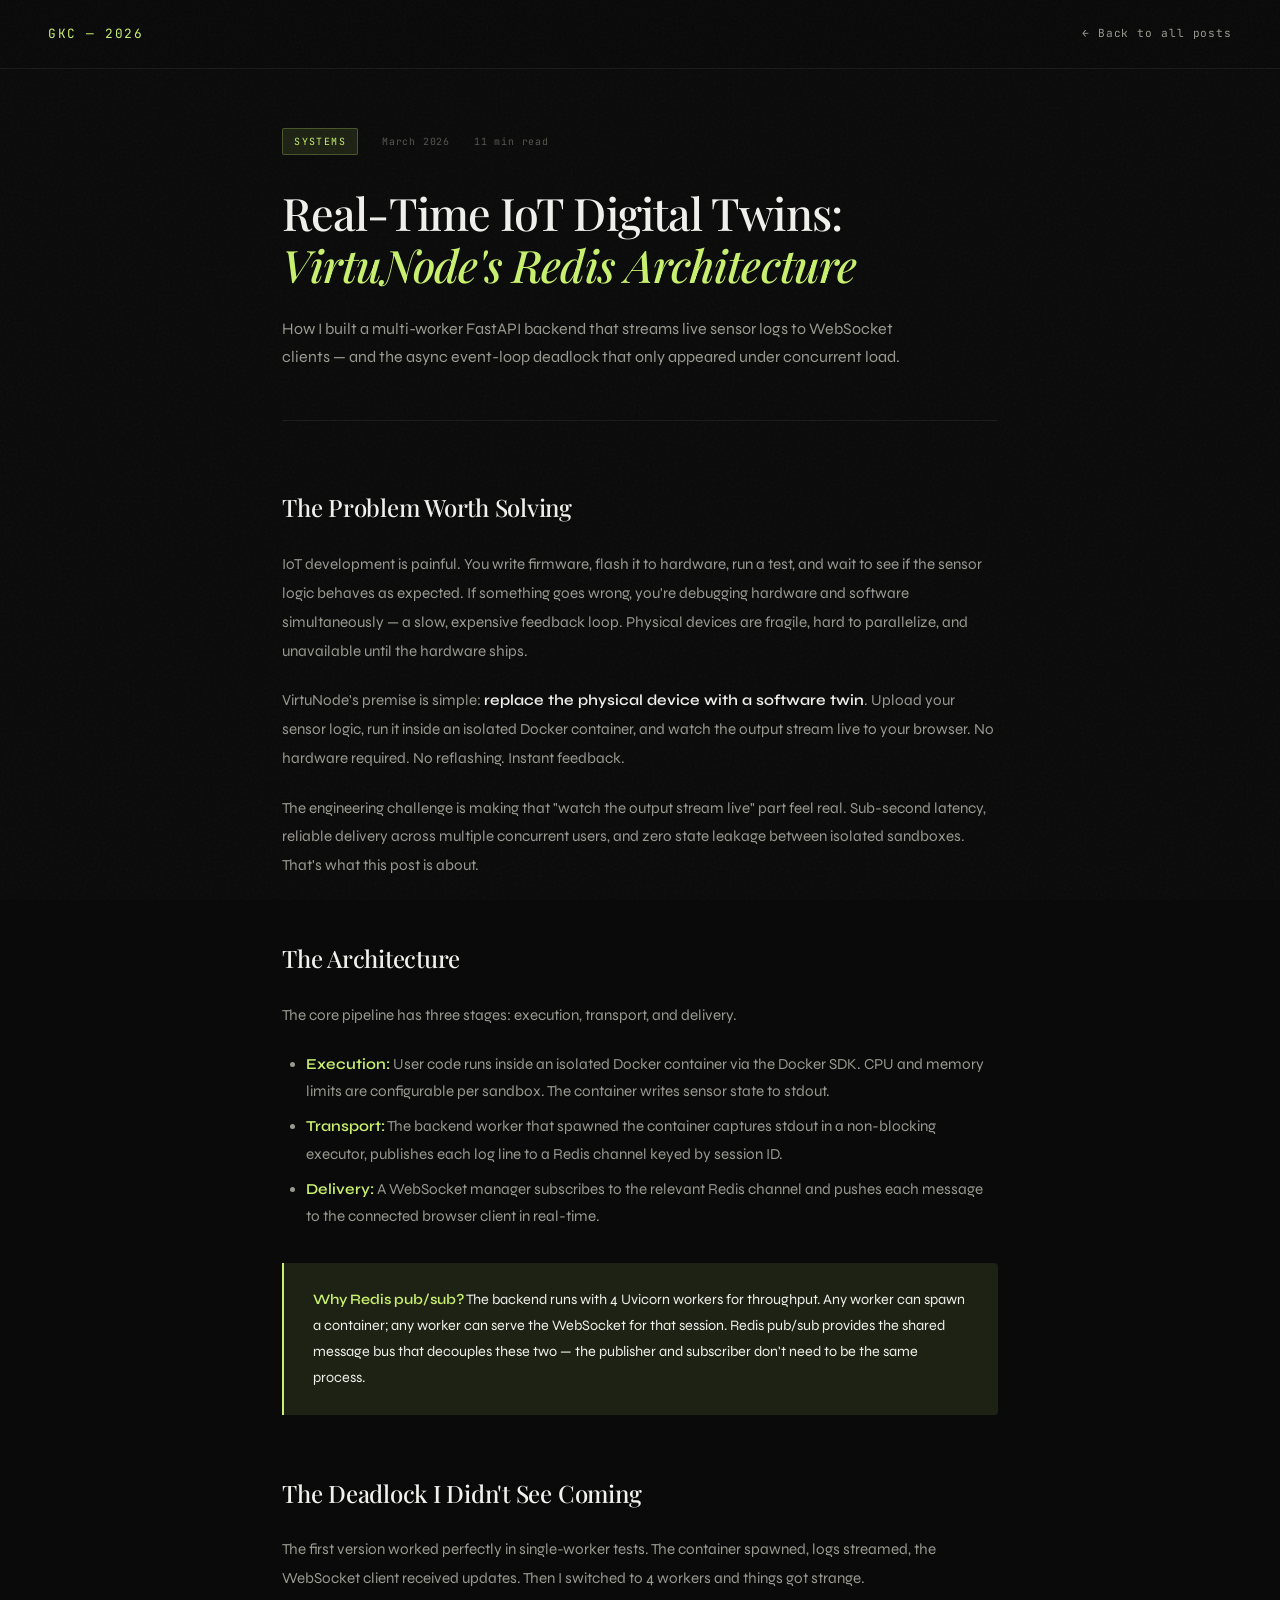
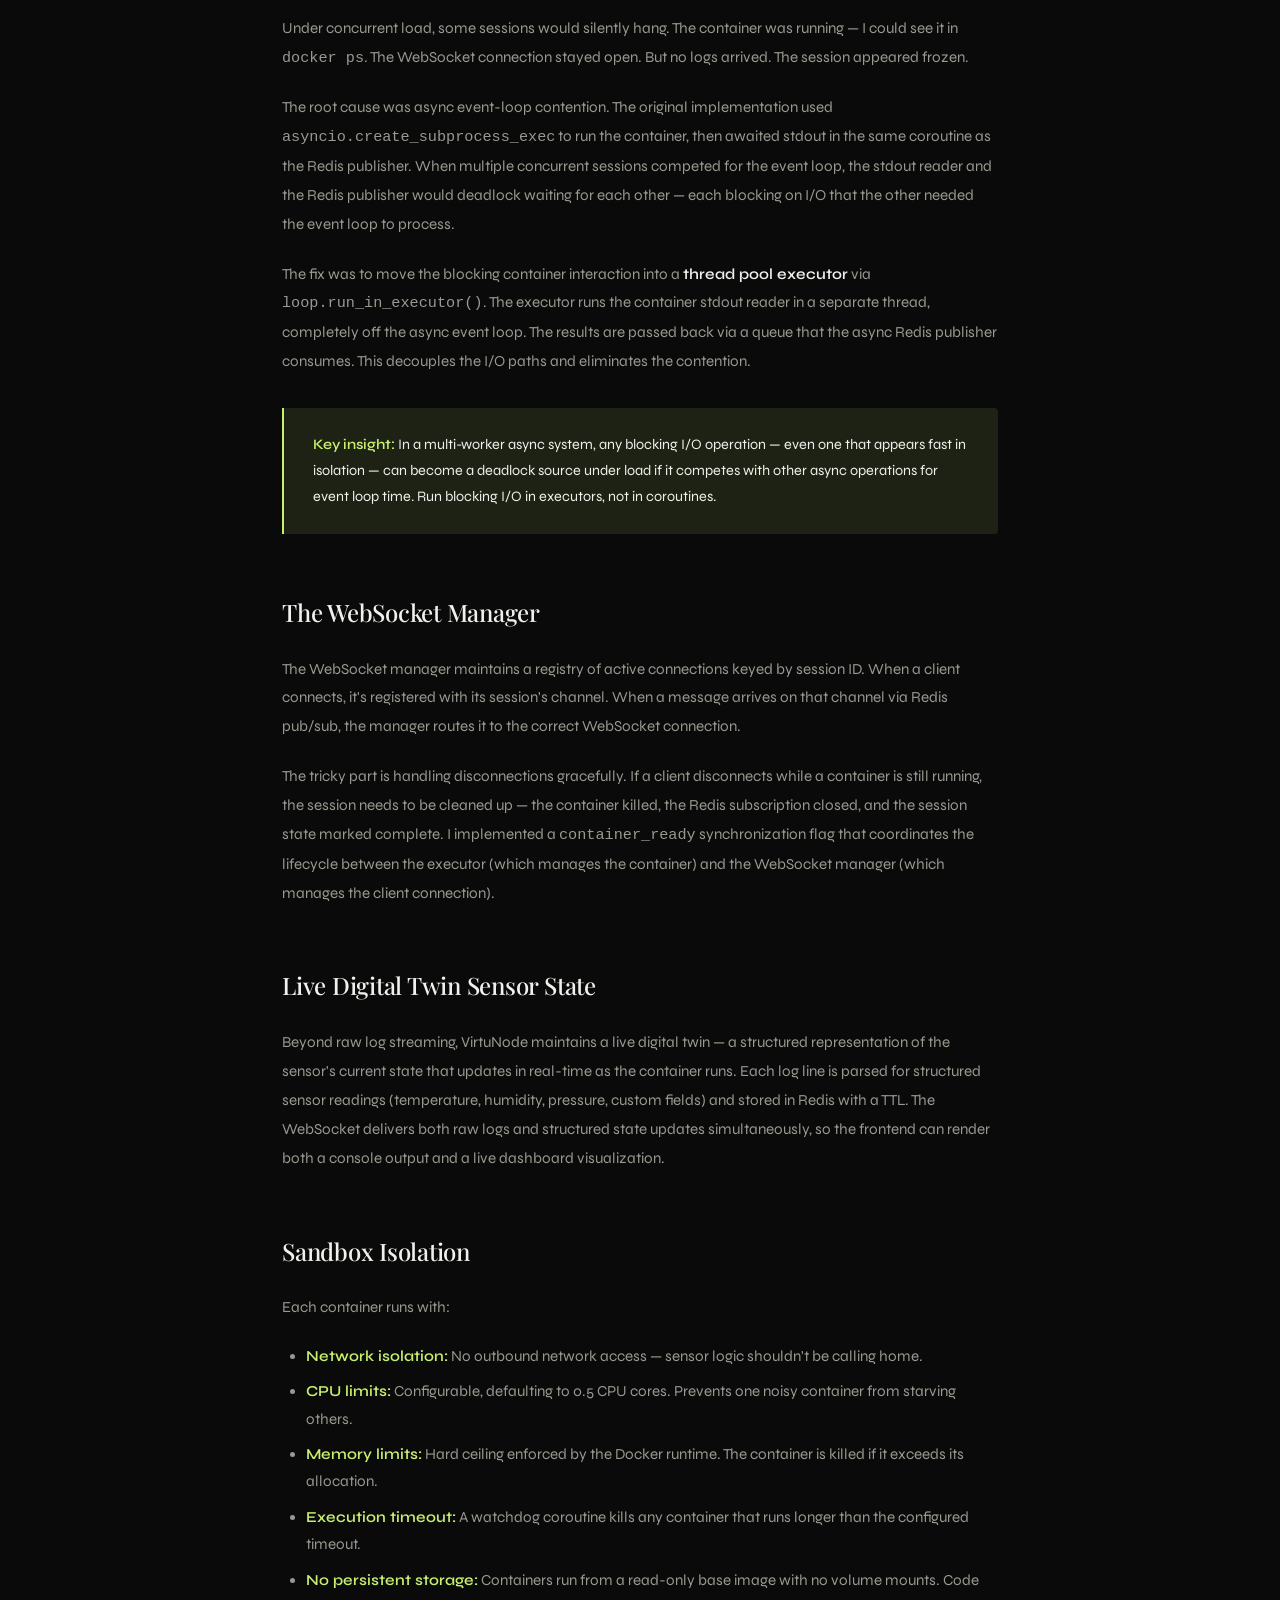
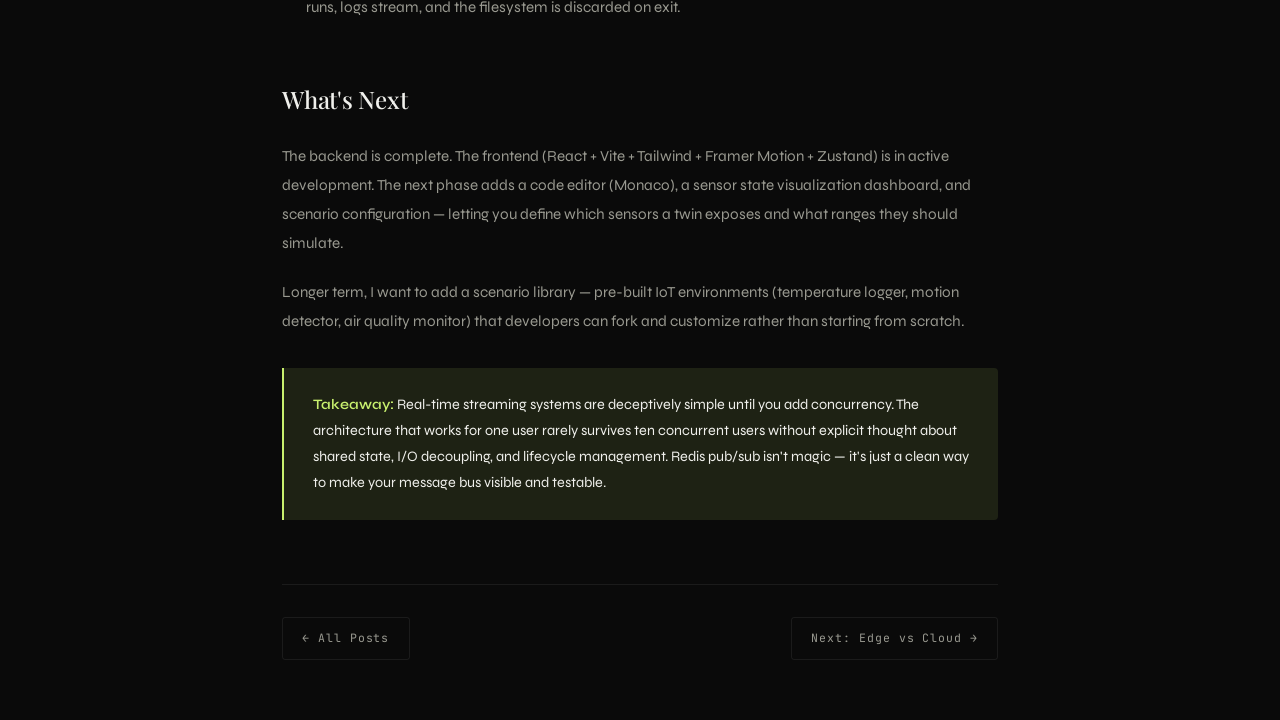
<file: blog/virtunode-redis-architecture.html>
<!DOCTYPE html>
<html lang="en">

<head>
    <meta charset="UTF-8" />
    <meta name="viewport" content="width=device-width, initial-scale=1.0" />
    <title>VirtuNode Redis Architecture — Gokul K.C.</title>
    <link rel="preconnect" href="https://fonts.googleapis.com">
    <link rel="preconnect" href="https://fonts.gstatic.com" crossorigin>
    <link
        href="https://fonts.googleapis.com/css2?family=Playfair+Display:ital,wght@0,400;0,500;0,600;1,400&family=Syne:wght@400;500;600;700;800&family=JetBrains+Mono:wght@300;400;500&display=swap"
        rel="stylesheet">
    <link rel="stylesheet" href="blog-style.css" />
</head>

<body>
    <nav id="nav">
        <a href="../index.html" class="nav-logo">GKC — 2026</a>
        <a href="../index.html#blog" class="back-link">&larr; Back to all posts</a>
    </nav>

    <article class="post">
        <header class="post-header">
            <div class="post-meta">
                <span class="post-tag">Systems</span>
                <span class="post-date">March 2026</span>
                <span class="post-read-time">11 min read</span>
            </div>
            <h1 class="post-title">Real-Time IoT Digital Twins: <em>VirtuNode's Redis Architecture</em></h1>
            <p class="post-subtitle">How I built a multi-worker FastAPI backend that streams live sensor logs to WebSocket clients — and the async event-loop deadlock that only appeared under concurrent load.</p>
        </header>

        <div class="post-body">
            <h2>The Problem Worth Solving</h2>
            <p>
                IoT development is painful. You write firmware, flash it to hardware, run a test, and wait to see if the
                sensor logic behaves as expected. If something goes wrong, you're debugging hardware and software
                simultaneously — a slow, expensive feedback loop. Physical devices are fragile, hard to parallelize,
                and unavailable until the hardware ships.
            </p>
            <p>
                VirtuNode's premise is simple: <strong>replace the physical device with a software twin</strong>. Upload
                your sensor logic, run it inside an isolated Docker container, and watch the output stream live to your
                browser. No hardware required. No reflashing. Instant feedback.
            </p>
            <p>
                The engineering challenge is making that "watch the output stream live" part feel real. Sub-second
                latency, reliable delivery across multiple concurrent users, and zero state leakage between isolated
                sandboxes. That's what this post is about.
            </p>

            <h2>The Architecture</h2>
            <p>
                The core pipeline has three stages: execution, transport, and delivery.
            </p>
            <ul>
                <li><strong>Execution:</strong> User code runs inside an isolated Docker container via the Docker SDK.
                    CPU and memory limits are configurable per sandbox. The container writes sensor state to stdout.</li>
                <li><strong>Transport:</strong> The backend worker that spawned the container captures stdout in a
                    non-blocking executor, publishes each log line to a Redis channel keyed by session ID.</li>
                <li><strong>Delivery:</strong> A WebSocket manager subscribes to the relevant Redis channel and pushes
                    each message to the connected browser client in real-time.</li>
            </ul>

            <div class="post-callout">
                <strong>Why Redis pub/sub?</strong> The backend runs with 4 Uvicorn workers for throughput. Any worker
                can spawn a container; any worker can serve the WebSocket for that session. Redis pub/sub provides the
                shared message bus that decouples these two — the publisher and subscriber don't need to be the same
                process.
            </div>

            <h2>The Deadlock I Didn't See Coming</h2>
            <p>
                The first version worked perfectly in single-worker tests. The container spawned, logs streamed, the
                WebSocket client received updates. Then I switched to 4 workers and things got strange.
            </p>
            <p>
                Under concurrent load, some sessions would silently hang. The container was running — I could see it in
                <code>docker ps</code>. The WebSocket connection stayed open. But no logs arrived. The session appeared
                frozen.
            </p>
            <p>
                The root cause was async event-loop contention. The original implementation used
                <code>asyncio.create_subprocess_exec</code> to run the container, then awaited stdout in the same
                coroutine as the Redis publisher. When multiple concurrent sessions competed for the event loop,
                the stdout reader and the Redis publisher would deadlock waiting for each other — each blocking on
                I/O that the other needed the event loop to process.
            </p>
            <p>
                The fix was to move the blocking container interaction into a <strong>thread pool executor</strong> via
                <code>loop.run_in_executor()</code>. The executor runs the container stdout reader in a separate thread,
                completely off the async event loop. The results are passed back via a queue that the async Redis
                publisher consumes. This decouples the I/O paths and eliminates the contention.
            </p>

            <div class="post-callout">
                <strong>Key insight:</strong> In a multi-worker async system, any blocking I/O operation — even one that
                appears fast in isolation — can become a deadlock source under load if it competes with other async
                operations for event loop time. Run blocking I/O in executors, not in coroutines.
            </div>

            <h2>The WebSocket Manager</h2>
            <p>
                The WebSocket manager maintains a registry of active connections keyed by session ID. When a client
                connects, it's registered with its session's channel. When a message arrives on that channel via Redis
                pub/sub, the manager routes it to the correct WebSocket connection.
            </p>
            <p>
                The tricky part is handling disconnections gracefully. If a client disconnects while a container is
                still running, the session needs to be cleaned up — the container killed, the Redis subscription
                closed, and the session state marked complete. I implemented a <code>container_ready</code>
                synchronization flag that coordinates the lifecycle between the executor (which manages the container)
                and the WebSocket manager (which manages the client connection).
            </p>

            <h2>Live Digital Twin Sensor State</h2>
            <p>
                Beyond raw log streaming, VirtuNode maintains a live digital twin — a structured representation of the
                sensor's current state that updates in real-time as the container runs. Each log line is parsed for
                structured sensor readings (temperature, humidity, pressure, custom fields) and stored in Redis with
                a TTL. The WebSocket delivers both raw logs and structured state updates simultaneously, so the
                frontend can render both a console output and a live dashboard visualization.
            </p>

            <h2>Sandbox Isolation</h2>
            <p>
                Each container runs with:
            </p>
            <ul>
                <li><strong>Network isolation:</strong> No outbound network access — sensor logic shouldn't be calling
                    home.</li>
                <li><strong>CPU limits:</strong> Configurable, defaulting to 0.5 CPU cores. Prevents one noisy
                    container from starving others.</li>
                <li><strong>Memory limits:</strong> Hard ceiling enforced by the Docker runtime. The container is killed
                    if it exceeds its allocation.</li>
                <li><strong>Execution timeout:</strong> A watchdog coroutine kills any container that runs longer than
                    the configured timeout.</li>
                <li><strong>No persistent storage:</strong> Containers run from a read-only base image with no
                    volume mounts. Code runs, logs stream, and the filesystem is discarded on exit.</li>
            </ul>

            <h2>What's Next</h2>
            <p>
                The backend is complete. The frontend (React + Vite + Tailwind + Framer Motion + Zustand) is in active
                development. The next phase adds a code editor (Monaco), a sensor state visualization dashboard,
                and scenario configuration — letting you define which sensors a twin exposes and what ranges they
                should simulate.
            </p>
            <p>
                Longer term, I want to add a scenario library — pre-built IoT environments (temperature logger,
                motion detector, air quality monitor) that developers can fork and customize rather than starting
                from scratch.
            </p>

            <div class="post-callout">
                <strong>Takeaway:</strong> Real-time streaming systems are deceptively simple until you add concurrency.
                The architecture that works for one user rarely survives ten concurrent users without explicit
                thought about shared state, I/O decoupling, and lifecycle management. Redis pub/sub isn't magic —
                it's just a clean way to make your message bus visible and testable.
            </div>
        </div>

        <footer class="post-footer">
            <div class="post-nav">
                <a href="../index.html#blog" class="post-nav-link">&larr; All Posts</a>
                <a href="edge-vs-cloud.html" class="post-nav-link">Next: Edge vs Cloud &rarr;</a>
            </div>
        </footer>
    </article>

    <script>
        const nav = document.getElementById('nav');
        window.addEventListener('scroll', () => {
            nav.classList.toggle('scrolled', window.scrollY > 60);
        }, { passive: true });
    </script>
</body>

</html>
</file>
<file: blog/blog-style.css>
:root {
    --bg: #0a0a0a;
    --surface: #1a1a1a;
    --border: rgba(255, 255, 255, 0.07);
    --border-strong: rgba(255, 255, 255, 0.14);
    --accent: #c8f06e;
    --accent2: #a8d44a;
    --accent-dim: rgba(200, 240, 110, 0.1);
    --text: #f0f0ec;
    --text2: #999990;
    --text3: #555550;
    --mono: 'JetBrains Mono', 'Courier New', monospace;
    --serif: 'Playfair Display', Georgia, serif;
    --sans: 'Syne', 'Segoe UI', sans-serif;
}

*,
*::before,
*::after {
    box-sizing: border-box;
    margin: 0;
    padding: 0;
}

html {
    scroll-behavior: smooth;
}

body {
    font-family: var(--sans);
    background: var(--bg);
    color: var(--text);
    overflow-x: hidden;
    line-height: 1.6;
}

::selection {
    background: var(--accent);
    color: #0a0a0a;
}

::-webkit-scrollbar {
    width: 3px;
}

::-webkit-scrollbar-track {
    background: var(--bg);
}

::-webkit-scrollbar-thumb {
    background: var(--accent2);
    border-radius: 2px;
}

/* Noise overlay */
body::before {
    content: '';
    position: fixed;
    inset: 0;
    background-image: url("data:image/svg+xml,%3Csvg viewBox='0 0 512 512' xmlns='http://www.w3.org/2000/svg'%3E%3Cfilter id='n'%3E%3CfeTurbulence type='fractalNoise' baseFrequency='0.75' numOctaves='4' stitchTiles='stitch'/%3E%3C/filter%3E%3Crect width='100%25' height='100%25' filter='url(%23n)' opacity='0.03'/%3E%3C/svg%3E");
    pointer-events: none;
    z-index: 999;
}

/* ─── NAV ─── */
nav {
    position: fixed;
    top: 0;
    width: 100%;
    z-index: 100;
    display: flex;
    align-items: center;
    justify-content: space-between;
    padding: 1.5rem 3rem;
    background: rgba(10, 10, 10, 0.85);
    backdrop-filter: blur(24px);
    border-bottom: 1px solid var(--border);
    transition: padding .4s;
}

nav.scrolled {
    padding: 1rem 3rem;
}

.nav-logo {
    font-family: var(--mono);
    font-size: .8rem;
    font-weight: 400;
    color: var(--accent);
    text-decoration: none;
    letter-spacing: .12em;
    text-transform: uppercase;
}

.back-link {
    font-family: var(--mono);
    font-size: .7rem;
    color: var(--text2);
    text-decoration: none;
    letter-spacing: .08em;
    transition: color .3s;
}

.back-link:hover {
    color: var(--accent);
}

/* ─── ARTICLE ─── */
.post {
    max-width: 780px;
    margin: 0 auto;
    padding: 8rem 2rem 4rem;
}

.post-header {
    margin-bottom: 4rem;
    padding-bottom: 3rem;
    border-bottom: 1px solid var(--border);
}

.post-meta {
    display: flex;
    gap: 1.5rem;
    align-items: center;
    margin-bottom: 2rem;
    flex-wrap: wrap;
}

.post-tag {
    font-family: var(--mono);
    font-size: .62rem;
    color: var(--accent);
    letter-spacing: .14em;
    text-transform: uppercase;
    padding: .3rem .7rem;
    border: 1px solid rgba(200, 240, 110, .25);
    border-radius: 2px;
    background: var(--accent-dim);
}

.post-date,
.post-read-time {
    font-family: var(--mono);
    font-size: .62rem;
    color: var(--text3);
    letter-spacing: .08em;
}

.post-title {
    font-family: var(--serif);
    font-size: clamp(2rem, 4vw, 2.8rem);
    font-weight: 500;
    line-height: 1.15;
    letter-spacing: -.02em;
    margin-bottom: 1.5rem;
}

.post-title em {
    font-style: italic;
    color: var(--accent);
}

.post-subtitle {
    font-size: 1rem;
    color: var(--text2);
    line-height: 1.8;
    max-width: 620px;
}

/* ─── POST BODY ─── */
.post-body {
    font-size: .95rem;
    line-height: 1.9;
    color: var(--text2);
}

.post-body h2 {
    font-family: var(--serif);
    font-size: 1.5rem;
    font-weight: 500;
    color: var(--text);
    margin-top: 3.5rem;
    margin-bottom: 1.2rem;
    letter-spacing: -.01em;
}

.post-body h3 {
    font-family: var(--sans);
    font-size: 1.05rem;
    font-weight: 600;
    color: var(--text);
    margin-top: 2.5rem;
    margin-bottom: .8rem;
}

.post-body p {
    margin-bottom: 1.3rem;
}

.post-body strong {
    color: var(--text);
    font-weight: 600;
}

.post-body em {
    font-style: italic;
    color: var(--text);
}

.post-body ul {
    margin: 1rem 0 1.5rem 1.5rem;
    display: flex;
    flex-direction: column;
    gap: .5rem;
}

.post-body li {
    line-height: 1.8;
}

.post-body li strong {
    color: var(--accent);
}

.post-callout {
    margin: 2rem 0;
    padding: 1.5rem 1.8rem;
    border-left: 2px solid var(--accent);
    background: var(--accent-dim);
    border-radius: 0 4px 4px 0;
    font-size: .9rem;
    line-height: 1.8;
    color: var(--text);
}

.post-callout strong {
    color: var(--accent);
    font-weight: 600;
}

/* ─── POST FOOTER ─── */
.post-footer {
    margin-top: 4rem;
    padding-top: 2rem;
    border-top: 1px solid var(--border);
}

.post-nav {
    display: flex;
    justify-content: space-between;
    flex-wrap: wrap;
    gap: 1rem;
}

.post-nav-link {
    font-family: var(--mono);
    font-size: .72rem;
    color: var(--text2);
    text-decoration: none;
    letter-spacing: .08em;
    padding: .7rem 1.2rem;
    border: 1px solid var(--border);
    border-radius: 3px;
    transition: all .3s;
}

.post-nav-link:hover {
    color: var(--accent);
    border-color: var(--accent);
    transform: translateY(-2px);
}

/* ─── MOBILE ─── */
@media (max-width: 900px) {
    nav {
        padding: 1rem 1.5rem;
    }

    nav.scrolled {
        padding: .8rem 1.5rem;
    }

    .post {
        padding: 6rem 1.5rem 3rem;
    }

    .post-title {
        font-size: 1.8rem;
    }
}
</file>
